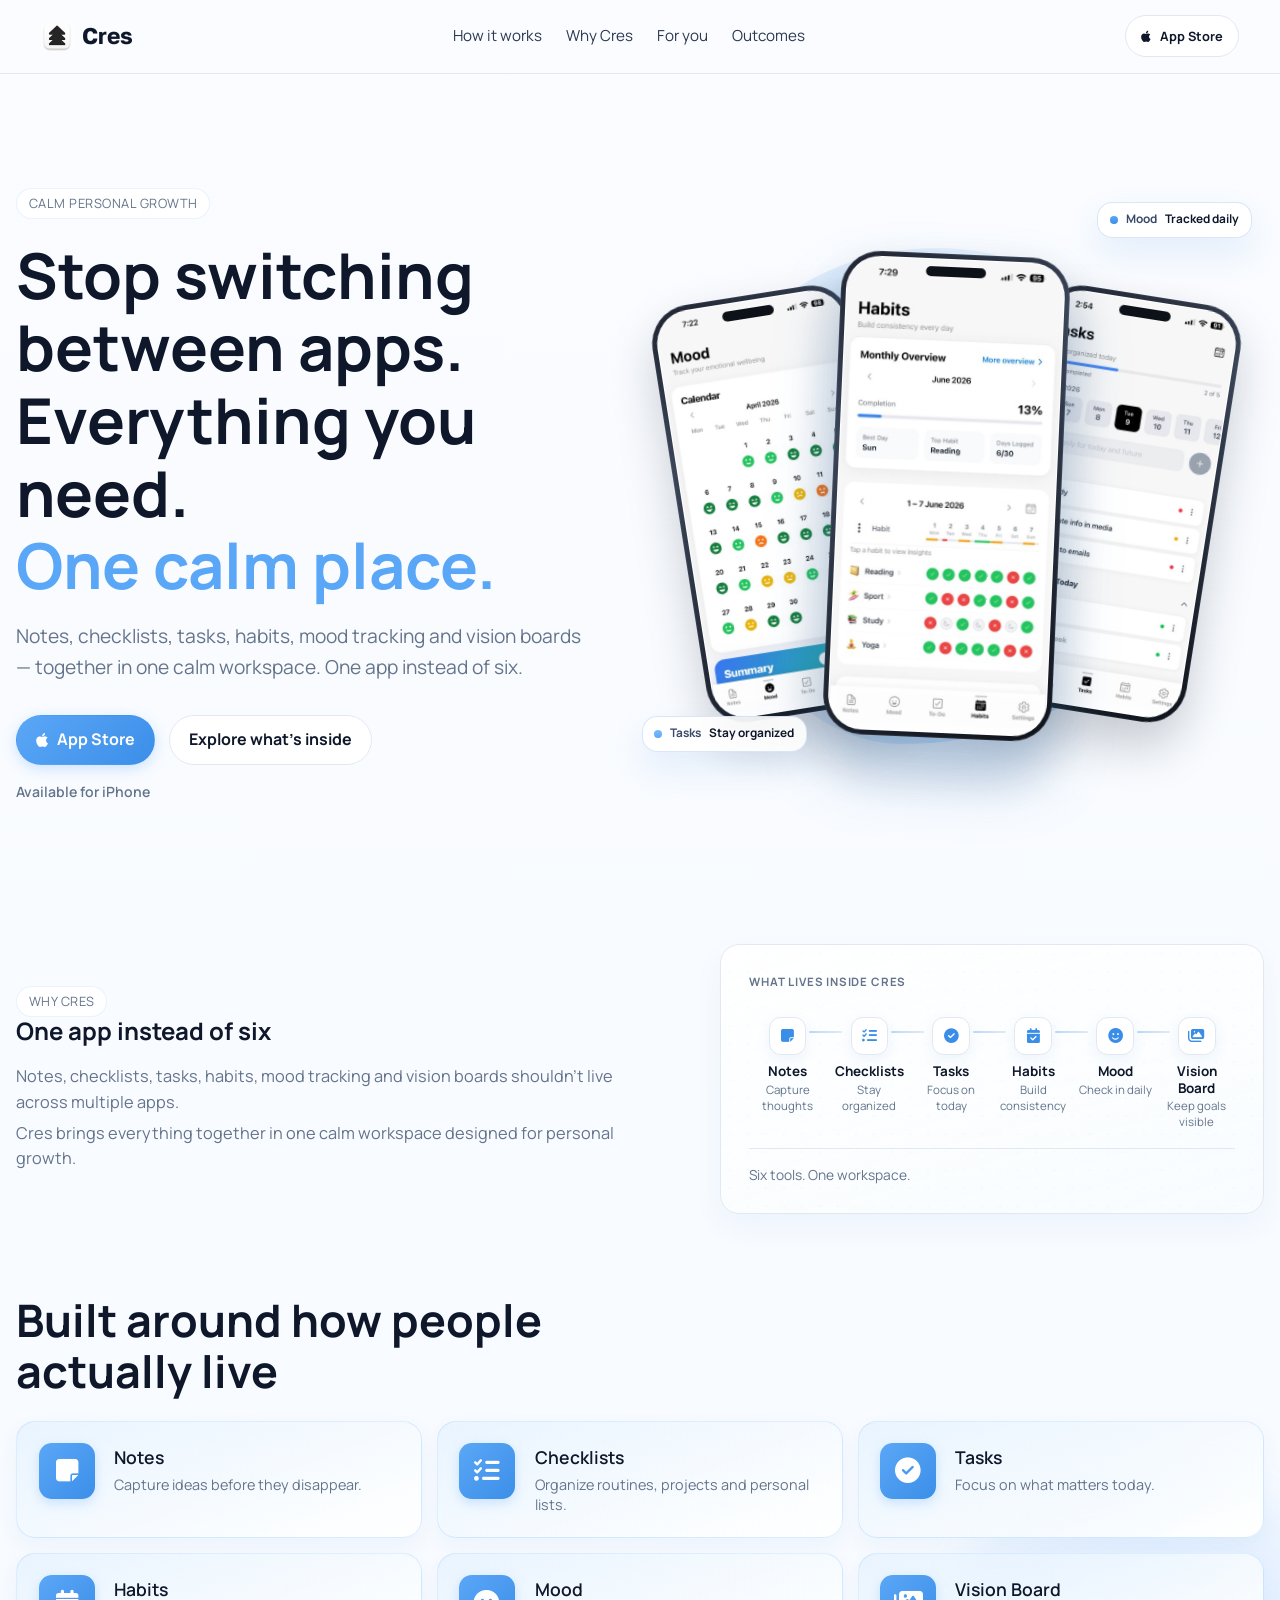
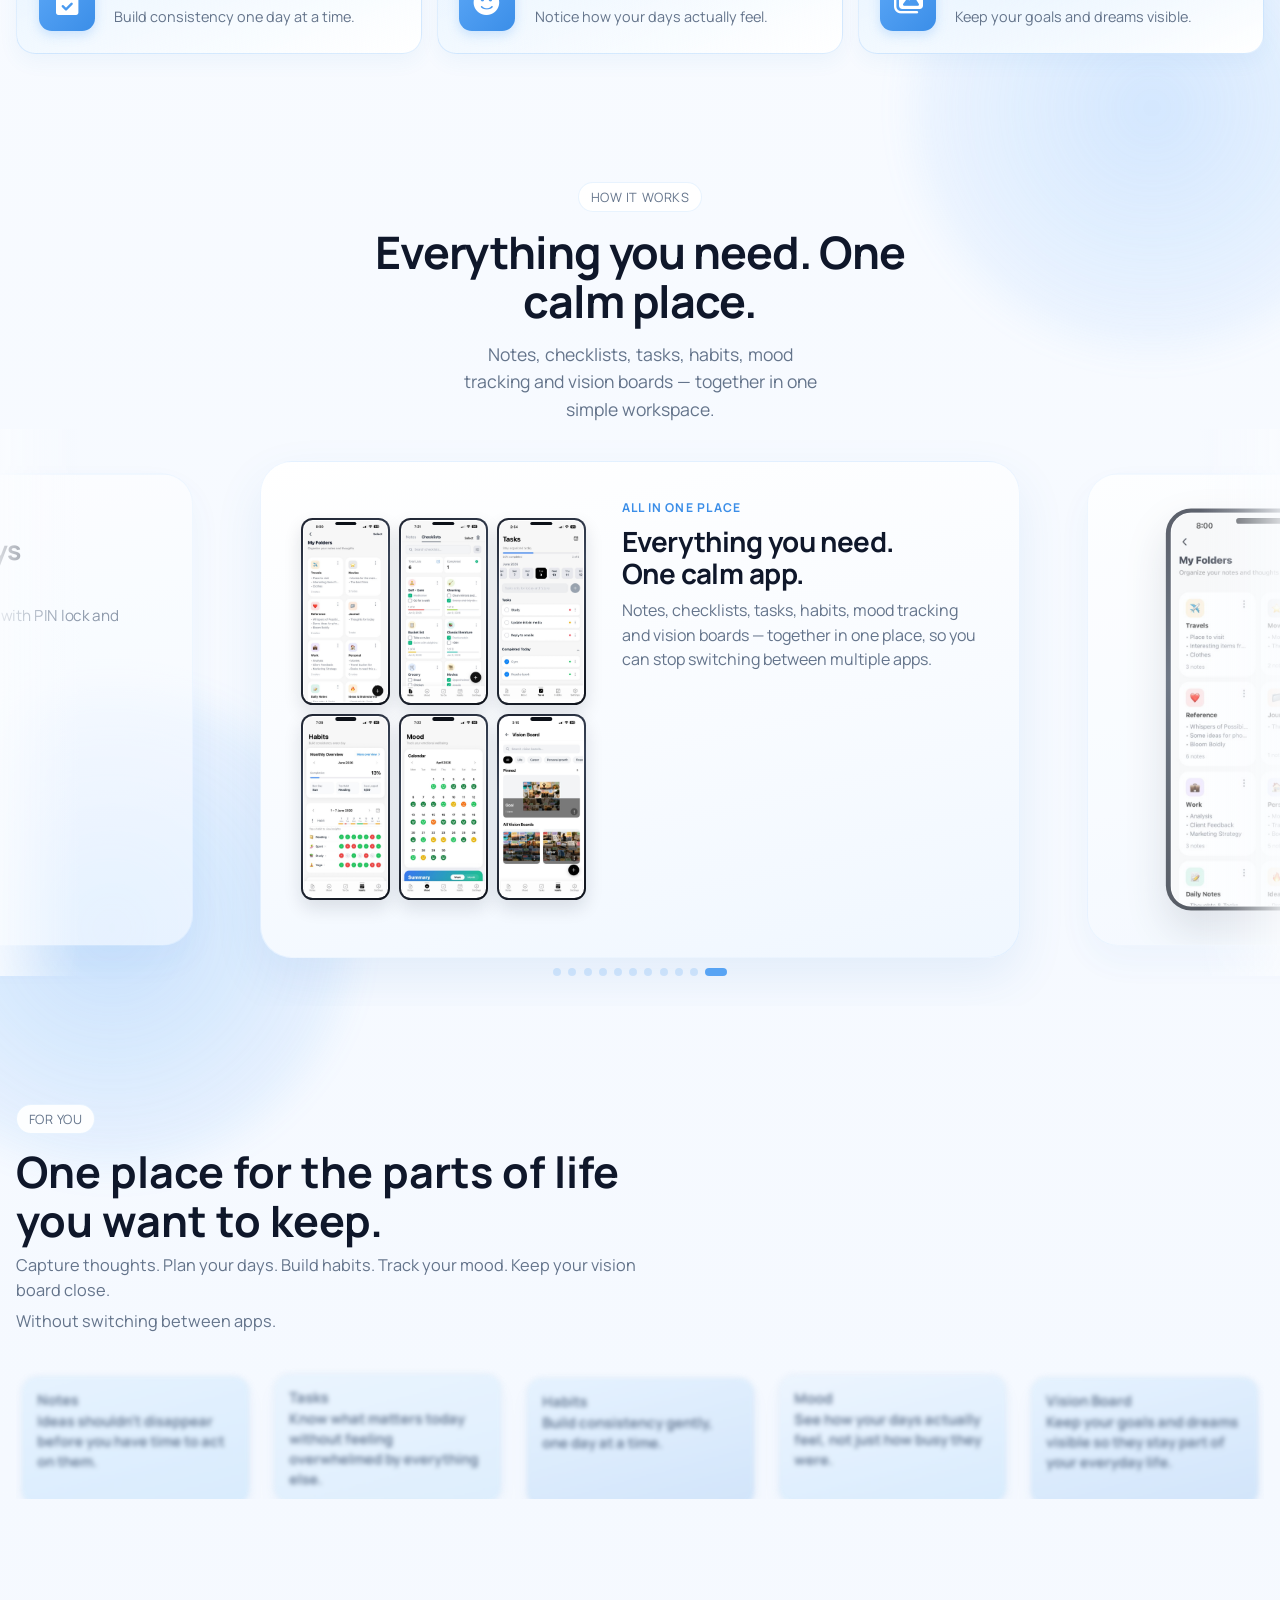
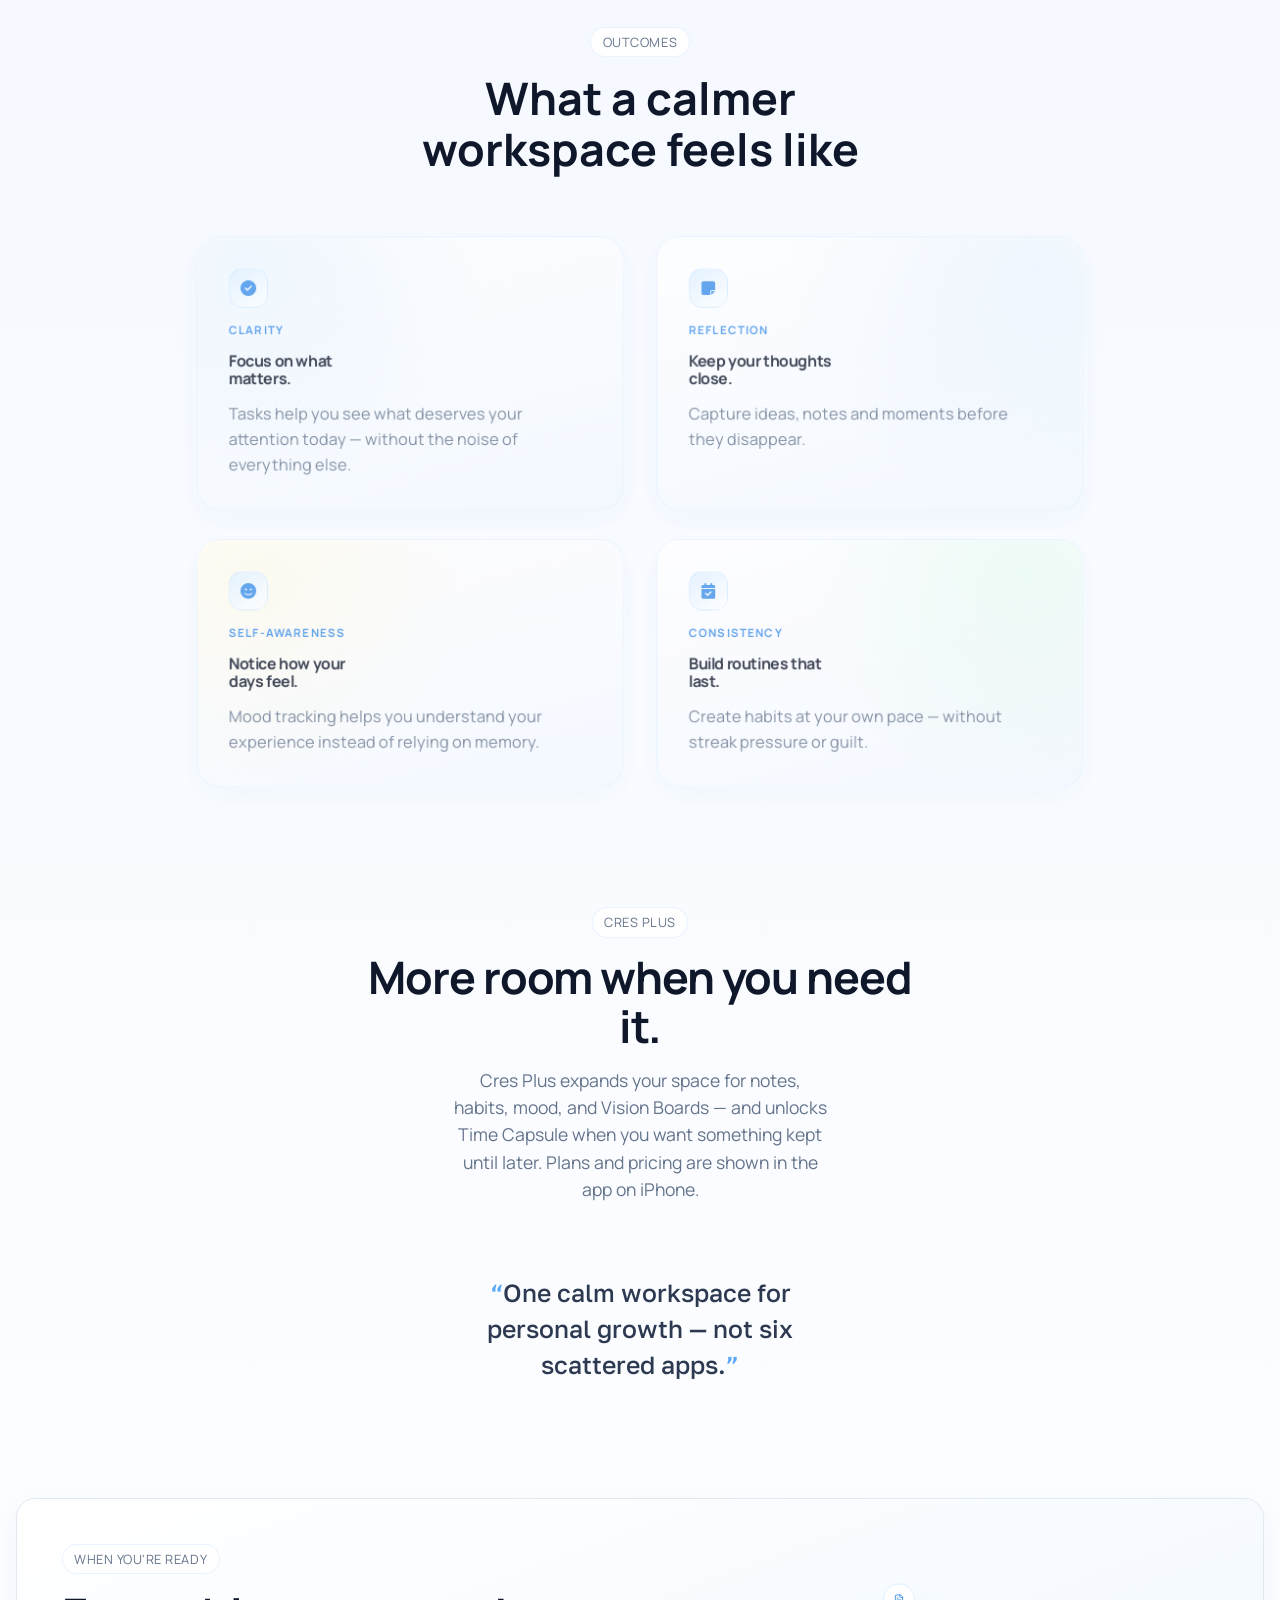
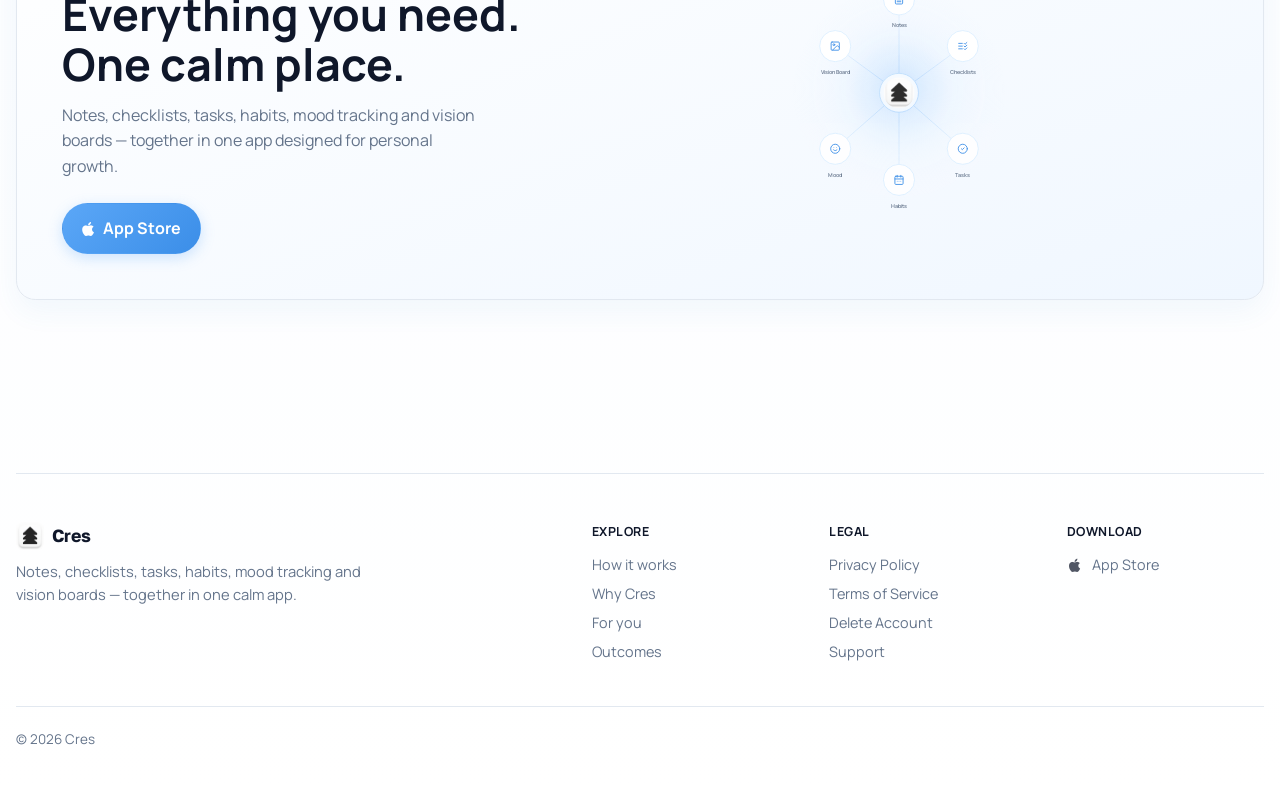
<file: index.html>
<!doctype html>
<html lang="en">
  <head>
    <meta charset="UTF-8" />
    <meta name="viewport" content="width=device-width, initial-scale=1.0" />
    <meta
      name="description"
      content="Cres brings notes, checklists, tasks, habits, mood tracking and vision boards together in one calm workspace. Optional Cres Plus adds more space, Time Capsule, and expanded insights."
    />
    <meta name="theme-color" content="#5BA7F7" />
    <script>
      // Do this before the page is painted: browsers otherwise restore the
      // previous scroll position before the deferred application script runs.
      if ('scrollRestoration' in history) {
        history.scrollRestoration = 'manual';
      }
      const scrollToPageTop = () => {
        const root = document.documentElement;
        const previousScrollBehavior = root.style.scrollBehavior;

        root.style.scrollBehavior = 'auto';
        window.scrollTo(0, 0);
        root.scrollTop = 0;
        document.body?.scrollTo(0, 0);
        root.style.scrollBehavior = previousScrollBehavior;
      };

      scrollToPageTop();
      // Browser scroll restoration may run after the initial inline script,
      // especially when returning to the page from the back-forward cache.
      window.addEventListener('pageshow', () => {
        scrollToPageTop();
        requestAnimationFrame(scrollToPageTop);
      });
    </script>
    <link rel="canonical" href="https://cres-global.com/" />
    <meta property="og:type" content="website" />
    <meta property="og:site_name" content="Cres" />
    <meta property="og:title" content="Cres — Personal Growth in One Calm Workspace" />
    <meta
      property="og:description"
      content="Cres brings notes, checklists, tasks, habits, mood tracking and vision boards together in one calm workspace. Optional Cres Plus adds more space, Time Capsule, and expanded insights."
    />
    <meta property="og:image" content="https://cres-global.com/assets/logo.png" />
    <meta property="og:url" content="https://cres-global.com/" />
    <meta name="twitter:card" content="summary_large_image" />
    <meta name="twitter:title" content="Cres — Personal Growth in One Calm Workspace" />
    <meta
      name="twitter:description"
      content="Cres brings notes, checklists, tasks, habits, mood tracking and vision boards together in one calm workspace. Optional Cres Plus adds more space, Time Capsule, and expanded insights."
    />
    <meta name="twitter:image" content="https://cres-global.com/assets/logo.png" />
    <title>Cres — Personal Growth in One Calm Workspace</title>
    <link rel="icon" href="assets/logo.png" type="image/png" sizes="32x32" />
    <link rel="apple-touch-icon" href="assets/logo.png" sizes="180x180" />
    <link rel="preconnect" href="https://fonts.googleapis.com" />
    <link rel="preconnect" href="https://fonts.gstatic.com" crossorigin />
    <link
      href="https://fonts.googleapis.com/css2?family=Manrope:wght@400;500;700;800&family=Golos+Text:wght@500;700&display=swap"
      rel="stylesheet"
    />
    <link rel="stylesheet" href="https://cdnjs.cloudflare.com/ajax/libs/font-awesome/6.4.0/css/all.min.css" />
    <link rel="stylesheet" href="styles.css?v=20261011" />
  </head>
  <body>
    <div class="bg-glow glow-a" aria-hidden="true"></div>
    <div class="bg-glow glow-b" aria-hidden="true"></div>

    <header class="site-header">
      <a href="#top" class="logo">
        <img src="assets/logo.png" alt="" class="logo-mark" width="32" height="32" />
        Cres
      </a>
      <nav class="main-nav" aria-label="Main navigation">
        <a href="#features">How it works</a>
        <a href="#beyond">Why Cres</a>
        <a href="#audience">For you</a>
        <a href="#value">Outcomes</a>
      </nav>
      <div class="store-links" aria-label="Download links">
        <a href="https://apps.apple.com/app/id6792547993" data-store="appstore" class="button button-ghost store-button" target="_blank" rel="noopener noreferrer">
          <i class="fa-brands fa-apple" aria-hidden="true"></i>
          App Store
        </a>
      </div>
      <button
        type="button"
        class="menu-toggle"
        aria-expanded="false"
        aria-controls="mobile-nav"
        aria-label="Open menu"
      >
        <span class="menu-toggle-bar" aria-hidden="true"></span>
        <span class="menu-toggle-bar" aria-hidden="true"></span>
        <span class="menu-toggle-bar" aria-hidden="true"></span>
      </button>
    </header>

    <div class="mobile-nav-backdrop" aria-hidden="true"></div>
    <nav id="mobile-nav" class="mobile-nav" aria-label="Mobile navigation" aria-hidden="true">
      <a href="#features">How it works</a>
      <a href="#beyond">Why Cres</a>
      <a href="#audience">For you</a>
      <a href="#value">Outcomes</a>
      <a href="#cta">Download</a>
      <div class="mobile-nav-stores">
        <a href="https://apps.apple.com/app/id6792547993" data-store="appstore" class="mobile-store-link" target="_blank" rel="noopener noreferrer">
          <i class="fa-brands fa-apple" aria-hidden="true"></i>
          App Store
        </a>
      </div>
    </nav>

    <main id="top">
      <section class="hero reveal">
        <div class="hero-content">
          <p class="eyebrow">Calm personal growth</p>
          <h1>
            Stop switching between apps.
            <span class="hero-line-two">Everything you need. <span class="hero-accent">One calm place.</span></span>
          </h1>
          <p class="hero-copy">
            Notes, checklists, tasks, habits, mood tracking and vision boards —
            together in one calm workspace. One app instead of six.
          </p>
          <div class="hero-actions">
            <a href="https://apps.apple.com/app/id6792547993" data-store="appstore" class="button" target="_blank" rel="noopener noreferrer">
              <i class="fa-brands fa-apple" aria-hidden="true"></i>
              App Store
            </a>
            <a href="#features" class="button button-ghost">Explore what's inside</a>
          </div>
          <p class="hero-platform-line">Available for iPhone</p>
        </div>
        <figure class="hero-visual" aria-label="Cres app — Mood, Habits and Tasks">
          <div class="hero-aura" aria-hidden="true"></div>
          <div class="hero-chip chip-top" aria-hidden="true">
            <span class="chip-dot"></span>
            Mood
            <strong>Tracked daily</strong>
          </div>
          <div class="hero-chip chip-bottom" aria-hidden="true">
            <span class="chip-dot chip-dot-soft"></span>
            Tasks
            <strong>Stay organized</strong>
          </div>
          <div class="hero-phones" aria-hidden="true">
            <div class="phone-mockup phone-mockup-left">
              <div class="phone-notch"></div>
              <div class="phone-screen">
                <img
                  src="assets/app-mood-screen.png"
                  alt="Cres Mood — calendar and emotional wellbeing"
                  class="phone-screen-img phone-crop-mood"
                  width="472"
                  height="1024"
                  loading="lazy"
                />
              </div>
            </div>
            <div class="phone-mockup phone-mockup-center" role="img" aria-label="Cres Habits — build consistency every day">
              <div class="phone-notch"></div>
              <div class="phone-screen">
                <img
                  src="assets/app-habits-screen.png"
                  alt="Cres Habits — weekly progress and consistency"
                  class="phone-screen-img phone-crop-habits"
                  width="472"
                  height="1024"
                  loading="eager"
                  fetchpriority="high"
                />
              </div>
            </div>
            <div class="phone-mockup phone-mockup-right">
              <div class="phone-notch"></div>
              <div class="phone-screen">
                <img
                  src="assets/app-tasks-screen.png"
                  alt="Cres Tasks — daily organization and focus"
                  class="phone-screen-img phone-crop-tasks"
                  width="490"
                  height="1024"
                  loading="lazy"
                />
              </div>
            </div>
          </div>
        </figure>
      </section>

      <section id="beyond" class="section reveal">
        <div class="beyond-layout">
          <div>
            <p class="eyebrow">Why Cres</p>
            <h2>One app instead of six</h2>
            <p class="audience-lead">
              Notes, checklists, tasks, habits, mood tracking and vision boards
              shouldn't live across multiple apps.
            </p>
            <p class="audience-lead">
              Cres brings everything together in one calm workspace designed for
              personal growth.
            </p>
          </div>
          <div class="beyond-flow-card" aria-label="Essential tools in one workspace">
            <p class="beyond-flow-label">What lives inside Cres</p>
            <ol class="beyond-flow-track">
              <li class="flow-node">
                <span class="flow-node-icon" aria-hidden="true"><i class="fas fa-note-sticky"></i></span>
                <span class="flow-node-text">
                  <span class="flow-node-label">Notes</span>
                  <span class="flow-node-hint">Capture thoughts</span>
                </span>
              </li>
              <li class="flow-node">
                <span class="flow-node-icon" aria-hidden="true"><i class="fas fa-list-check"></i></span>
                <span class="flow-node-text">
                  <span class="flow-node-label">Checklists</span>
                  <span class="flow-node-hint">Stay organized</span>
                </span>
              </li>
              <li class="flow-node">
                <span class="flow-node-icon" aria-hidden="true"><i class="fas fa-circle-check"></i></span>
                <span class="flow-node-text">
                  <span class="flow-node-label">Tasks</span>
                  <span class="flow-node-hint">Focus on today</span>
                </span>
              </li>
              <li class="flow-node">
                <span class="flow-node-icon" aria-hidden="true"><i class="fas fa-calendar-check"></i></span>
                <span class="flow-node-text">
                  <span class="flow-node-label">Habits</span>
                  <span class="flow-node-hint">Build consistency</span>
                </span>
              </li>
              <li class="flow-node">
                <span class="flow-node-icon" aria-hidden="true"><i class="fas fa-face-smile"></i></span>
                <span class="flow-node-text">
                  <span class="flow-node-label">Mood</span>
                  <span class="flow-node-hint">Check in daily</span>
                </span>
              </li>
              <li class="flow-node">
                <span class="flow-node-icon" aria-hidden="true"><i class="fas fa-images"></i></span>
                <span class="flow-node-text">
                  <span class="flow-node-label">Vision Board</span>
                  <span class="flow-node-hint">Keep goals visible</span>
                </span>
              </li>
            </ol>
            <p class="beyond-flow-caption">Six tools. One workspace.</p>
          </div>
        </div>
      </section>

      <section class="section reveal principles-grid">
        <div class="section-heading principles-heading">
          <h2>Built around how people actually live</h2>
        </div>
        <div class="principles-wrapper">
          <article class="principle-card">
            <div class="principle-icon">
              <i class="fas fa-note-sticky"></i>
            </div>
            <div class="principle-content">
              <strong>Notes</strong>
              <span>Capture ideas before they disappear.</span>
            </div>
          </article>
          <article class="principle-card">
            <div class="principle-icon">
              <i class="fas fa-list-check"></i>
            </div>
            <div class="principle-content">
              <strong>Checklists</strong>
              <span>Organize routines, projects and personal lists.</span>
            </div>
          </article>
          <article class="principle-card">
            <div class="principle-icon">
              <i class="fas fa-circle-check"></i>
            </div>
            <div class="principle-content">
              <strong>Tasks</strong>
              <span>Focus on what matters today.</span>
            </div>
          </article>
          <article class="principle-card">
            <div class="principle-icon">
              <i class="fas fa-calendar-check"></i>
            </div>
            <div class="principle-content">
              <strong>Habits</strong>
              <span>Build consistency one day at a time.</span>
            </div>
          </article>
          <article class="principle-card">
            <div class="principle-icon">
              <i class="fas fa-face-smile"></i>
            </div>
            <div class="principle-content">
              <strong>Mood</strong>
              <span>Notice how your days actually feel.</span>
            </div>
          </article>
          <article class="principle-card">
            <div class="principle-icon">
              <i class="fas fa-images"></i>
            </div>
            <div class="principle-content">
              <strong>Vision Board</strong>
              <span>Keep your goals and dreams visible.</span>
            </div>
          </article>
        </div>
      </section>

      <section id="features" class="section reveal">
        <div class="section-heading features-heading">
          <p class="eyebrow">How it works</p>
          <h2 class="features-title">Everything you need. One calm place.</h2>
          <p class="features-lead">
            Notes, checklists, tasks, habits, mood tracking and vision boards — together in one simple workspace.
          </p>
        </div>

        <div class="story-carousel-wrap">
          <div
            class="story-carousel"
            role="region"
            aria-label="What you can do with Cres — scroll to explore"
            tabindex="0"
          >
            <article class="story-slide">
              <div class="story-slide-visual">
                <div class="features-phone features-phone--story">
                  <div class="features-phone-bezel">
                    <div class="features-phone-notch" aria-hidden="true"></div>
                    <div class="features-phone-screen">
                      <img
                        src="assets/app-notes-screen.png"
                        alt="Cres Notes — folders for thoughts and reflections"
                        width="472"
                        height="1024"
                        loading="lazy"
                      />
                    </div>
                  </div>
                </div>
              </div>
              <div class="story-slide-copy">
                <p class="story-slide-label">Notes</p>
                <h3>Thoughts don't wait.</h3>
                <p>Capture ideas, reflections and moments before they disappear.</p>
              </div>
            </article>

            <article class="story-slide">
              <div class="story-slide-visual">
                <div class="features-phone features-phone--story">
                  <div class="features-phone-bezel">
                    <div class="features-phone-notch" aria-hidden="true"></div>
                    <div class="features-phone-screen">
                      <img
                        src="assets/app-checklists-screen.png"
                        alt="Cres Checklists — organized lists for everyday life"
                        width="472"
                        height="1024"
                        loading="lazy"
                      />
                    </div>
                  </div>
                </div>
              </div>
              <div class="story-slide-copy">
                <p class="story-slide-label">Checklists</p>
                <h3>Turn plans into action.</h3>
                <p>From grocery lists to travel packing, keep everything organized in one place.</p>
              </div>
            </article>

            <article class="story-slide">
              <div class="story-slide-visual">
                <div class="features-phone features-phone--story">
                  <div class="features-phone-bezel">
                    <div class="features-phone-notch" aria-hidden="true"></div>
                    <div class="features-phone-screen">
                      <img
                        src="assets/app-tasks-screen.png"
                        alt="Cres Tasks — clarity over clutter"
                        width="490"
                        height="1024"
                        loading="lazy"
                      />
                    </div>
                  </div>
                </div>
              </div>
              <div class="story-slide-copy">
                <p class="story-slide-label">Tasks</p>
                <h3>Clarity over clutter.</h3>
                <p>Focus on what matters today without feeling buried under everything else.</p>
              </div>
            </article>

            <article class="story-slide">
              <div class="story-slide-visual">
                <div class="features-phone features-phone--story">
                  <div class="features-phone-bezel">
                    <div class="features-phone-notch" aria-hidden="true"></div>
                    <div class="features-phone-screen">
                      <img
                        src="assets/app-habits-screen.png"
                        alt="Cres Habits — weekly rhythm and consistency"
                        width="472"
                        height="1024"
                        loading="lazy"
                      />
                    </div>
                  </div>
                </div>
              </div>
              <div class="story-slide-copy">
                <p class="story-slide-label">Habits</p>
                <h3>See what you return to.</h3>
                <p>Notice the quiet rhythms of your days without turning life into a scoreboard.</p>
              </div>
            </article>

            <article class="story-slide">
              <div class="story-slide-visual">
                <div class="features-phone features-phone--story">
                  <div class="features-phone-bezel">
                    <div class="features-phone-notch" aria-hidden="true"></div>
                    <div class="features-phone-screen">
                      <img
                        src="assets/app-mood-screen.png"
                        alt="Cres Mood — emotional calendar and daily check-ins"
                        class="story-shot-mood"
                        width="472"
                        height="1024"
                        loading="lazy"
                      />
                    </div>
                  </div>
                </div>
              </div>
              <div class="story-slide-copy">
                <p class="story-slide-label">Mood</p>
                <h3>Feelings have a shape.</h3>
                <p>Understand how your days actually feel, not just how busy they were.</p>
              </div>
            </article>

            <article class="story-slide">
              <div class="story-slide-visual">
                <div class="features-phone features-phone--story">
                  <div class="features-phone-bezel">
                    <div class="features-phone-notch" aria-hidden="true"></div>
                    <div class="features-phone-screen">
                      <img
                        src="assets/app-vision-board-screen.png"
                        alt="Cres Vision Board — goals and inspirations"
                        width="472"
                        height="1024"
                        loading="lazy"
                      />
                    </div>
                  </div>
                </div>
              </div>
              <div class="story-slide-copy">
                <p class="story-slide-label">Vision Board</p>
                <h3>Keep your future visible.</h3>
                <p>Collect goals, inspiration, places, experiences and dreams in one visual space you'll actually revisit.</p>
              </div>
            </article>

            <article class="story-slide">
              <div class="story-slide-visual">
                <div class="features-phone features-phone--story">
                  <div class="features-phone-bezel">
                    <div class="features-phone-notch" aria-hidden="true"></div>
                    <div class="features-phone-screen">
                      <img
                        src="assets/app-notes-screen.png"
                        alt="Cres Time Capsule — seal a note or checklist until a future date"
                        width="472"
                        height="1024"
                        loading="lazy"
                      />
                    </div>
                  </div>
                </div>
              </div>
              <div class="story-slide-copy">
                <p class="story-slide-label">Time Capsule</p>
                <h3>Seal it for later.</h3>
                <p>
                  Lock a note or checklist until a date you choose. When the day comes, open it again
                  and rediscover what you left for yourself. Available with Cres Plus.
                </p>
              </div>
            </article>

            <article class="story-slide">
              <div class="story-slide-visual">
                <div class="features-phone features-phone--story">
                  <div class="features-phone-bezel">
                    <div class="features-phone-notch" aria-hidden="true"></div>
                    <div class="features-phone-screen">
                      <img
                        src="assets/app-habit-analytics-screen.png"
                        alt="Cres Habit Analytics — streaks, heatmaps and progress"
                        width="472"
                        height="1024"
                        loading="lazy"
                      />
                    </div>
                  </div>
                </div>
              </div>
              <div class="story-slide-copy">
                <p class="story-slide-label">Habit Analytics</p>
                <h3>See your consistency.</h3>
                <p>Review streaks, heatmaps and progress for each habit — clearly and at your own pace.</p>
              </div>
            </article>

            <article class="story-slide">
              <div class="story-slide-visual">
                <div class="features-phone features-phone--story">
                  <div class="features-phone-bezel">
                    <div class="features-phone-notch" aria-hidden="true"></div>
                    <div class="features-phone-screen">
                      <img
                        src="assets/app-mood-analytics-screen.png"
                        alt="Cres Mood Analytics — mood counter and mood over time"
                        width="472"
                        height="1024"
                        loading="lazy"
                      />
                    </div>
                  </div>
                </div>
              </div>
              <div class="story-slide-copy">
                <p class="story-slide-label">Mood Analytics</p>
                <h3>Your mood over time.</h3>
                <p>Browse summaries, counters and trends from the moods you've logged — week by week.</p>
              </div>
            </article>

            <article class="story-slide">
              <div class="story-slide-visual">
                <div class="features-phone features-phone--story">
                  <div class="features-phone-bezel">
                    <div class="features-phone-notch" aria-hidden="true"></div>
                    <div class="features-phone-screen">
                      <img
                        src="assets/app-privacy-screen.png"
                        alt="Cres Privacy — App Locked with biometrics and PIN"
                        class="story-shot-privacy"
                        width="472"
                        height="1024"
                        loading="lazy"
                      />
                    </div>
                  </div>
                </div>
              </div>
              <div class="story-slide-copy">
                <p class="story-slide-label">Privacy</p>
                <h3>Your space stays yours.</h3>
                <p>Protect personal thoughts with PIN lock and biometric authentication.</p>
              </div>
            </article>

            <article class="story-slide story-slide--connected">
              <div class="story-slide-visual">
                <div class="story-connected-visual" aria-hidden="true">
                  <div class="story-connected-phones">
                    <div class="story-connected-phone">
                      <div class="story-connected-bezel">
                        <div class="story-connected-notch" aria-hidden="true"></div>
                        <div class="story-connected-screen">
                          <img src="assets/app-notes-screen.png" alt="" width="472" height="1024" loading="lazy" />
                        </div>
                      </div>
                    </div>
                    <div class="story-connected-phone">
                      <div class="story-connected-bezel">
                        <div class="story-connected-notch" aria-hidden="true"></div>
                        <div class="story-connected-screen">
                          <img src="assets/app-checklists-screen.png" alt="" width="472" height="1024" loading="lazy" />
                        </div>
                      </div>
                    </div>
                    <div class="story-connected-phone">
                      <div class="story-connected-bezel">
                        <div class="story-connected-notch" aria-hidden="true"></div>
                        <div class="story-connected-screen">
                          <img src="assets/app-tasks-screen.png" alt="" width="490" height="1024" loading="lazy" />
                        </div>
                      </div>
                    </div>
                    <div class="story-connected-phone">
                      <div class="story-connected-bezel">
                        <div class="story-connected-notch" aria-hidden="true"></div>
                        <div class="story-connected-screen">
                          <img src="assets/app-habits-screen.png" alt="" width="472" height="1024" loading="lazy" />
                        </div>
                      </div>
                    </div>
                    <div class="story-connected-phone">
                      <div class="story-connected-bezel">
                        <div class="story-connected-notch" aria-hidden="true"></div>
                        <div class="story-connected-screen">
                          <img src="assets/app-mood-screen.png" alt="" width="472" height="1024" loading="lazy" />
                        </div>
                      </div>
                    </div>
                    <div class="story-connected-phone">
                      <div class="story-connected-bezel">
                        <div class="story-connected-notch" aria-hidden="true"></div>
                        <div class="story-connected-screen">
                          <img src="assets/app-vision-board-screen.png" alt="" width="472" height="1024" loading="lazy" />
                        </div>
                      </div>
                    </div>
                  </div>
                </div>
              </div>
              <div class="story-slide-copy">
                <p class="story-slide-label">All in one place</p>
                <h3>Everything you need. One calm app.</h3>
                <p>Notes, checklists, tasks, habits, mood tracking and vision boards — together in one place, so you can stop switching between multiple apps.</p>
              </div>
            </article>
          </div>
          <div class="story-carousel-fade story-carousel-fade--left" aria-hidden="true"></div>
          <div class="story-carousel-fade story-carousel-fade--right" aria-hidden="true"></div>
          <div class="story-carousel-dots" role="tablist" aria-label="Slide navigation"></div>
        </div>
      </section>

      <section id="audience" class="section reveal audience-section">
        <div class="audience-intro">
          <p class="eyebrow">For you</p>
          <h2>One place for the parts of life you want to keep.</h2>
          <p class="audience-lead">
            Capture thoughts. Plan your days. Build habits. Track your mood. Keep your vision board close.
          </p>
          <p class="audience-lead">
            Without switching between apps.
          </p>
        </div>
        <div class="audience-cards-wrap">
          <div class="audience-cards" aria-label="Everyday situations Cres supports">
            <article class="audience-card tone-a">
              Notes<br />
              Ideas shouldn't disappear before you have time to act on them.
            </article>
            <article class="audience-card tone-b">
              Tasks<br />
              Know what matters today without feeling overwhelmed by everything else.
            </article>
            <article class="audience-card tone-c">
              Habits<br />
              Build consistency gently, one day at a time.
            </article>
            <article class="audience-card tone-d">
              Mood<br />
              See how your days actually feel, not just how busy they were.
            </article>
            <article class="audience-card tone-e">
              Vision Board<br />
              Keep your goals and dreams visible so they stay part of your everyday life.
            </article>
          </div>
        </div>
      </section>

      <section id="value" class="section reveal">
        <div class="section-heading value-heading">
          <p class="eyebrow">Outcomes</p>
          <h2>What a calmer workspace feels like</h2>
        </div>
        <div class="value-grid">
          <article class="value-item value-item--clarity">
            <div class="value-icon" aria-hidden="true">
              <i class="fas fa-circle-check"></i>
            </div>
            <p class="value-label">Clarity</p>
            <h3 class="value-headline">Focus on what matters.</h3>
            <p class="value-desc">
              Tasks help you see what deserves your attention today — without the noise of everything else.
            </p>
          </article>
          <article class="value-item value-item--reflection">
            <div class="value-icon" aria-hidden="true">
              <i class="fas fa-note-sticky"></i>
            </div>
            <p class="value-label">Reflection</p>
            <h3 class="value-headline">Keep your thoughts close.</h3>
            <p class="value-desc">
              Capture ideas, notes and moments before they disappear.
            </p>
          </article>
          <article class="value-item value-item--awareness">
            <div class="value-icon" aria-hidden="true">
              <i class="fas fa-face-smile"></i>
            </div>
            <p class="value-label">Self-awareness</p>
            <h3 class="value-headline">Notice how your days feel.</h3>
            <p class="value-desc">
              Mood tracking helps you understand your experience instead of relying on memory.
            </p>
          </article>
          <article class="value-item value-item--consistency">
            <div class="value-icon" aria-hidden="true">
              <i class="fas fa-calendar-check"></i>
            </div>
            <p class="value-label">Consistency</p>
            <h3 class="value-headline">Build routines that last.</h3>
            <p class="value-desc">
              Create habits at your own pace — without streak pressure or guilt.
            </p>
          </article>
        </div>
      </section>

      <section id="cres-plus" class="section reveal">
        <div class="section-heading features-heading">
          <p class="eyebrow">Cres Plus</p>
          <h2 class="features-title">More room when you need it.</h2>
          <p class="features-lead">
            Cres Plus expands your space for notes, habits, mood, and Vision Boards — and unlocks
            Time Capsule when you want something kept until later. Plans and pricing are shown in the
            app on iPhone.
          </p>
        </div>
      </section>

      <blockquote class="pull-quote reveal">
        <p>One calm workspace for personal growth — not six scattered apps.</p>
      </blockquote>

      <section id="cta" class="cta reveal">
        <div class="cta-layout">
          <div class="cta-content">
            <p class="eyebrow">When you're ready</p>
            <h2>Everything you need. One calm place.</h2>
            <p>
              Notes, checklists, tasks, habits, mood tracking and vision boards — together in one app designed for personal growth.
            </p>
            <div class="cta-actions">
              <a href="https://apps.apple.com/app/id6792547993" data-store="appstore" class="button" target="_blank" rel="noopener noreferrer">
                <i class="fa-brands fa-apple" aria-hidden="true"></i>
                App Store
              </a>
            </div>
          </div>
          <figure class="cta-visual" aria-hidden="true">
            <svg class="cta-orbit-art" xmlns="http://www.w3.org/2000/svg" viewBox="0 0 360 360" fill="none" aria-hidden="true">
              <defs>
                <radialGradient id="cta-glow" cx="50%" cy="48%" r="54%">
                  <stop offset="0%" stop-color="#93C5FD" stop-opacity="0.45" />
                  <stop offset="55%" stop-color="#DDEFFF" stop-opacity="0.18" />
                  <stop offset="100%" stop-color="#FAFCFF" stop-opacity="0" />
                </radialGradient>
                <radialGradient id="cta-hub-fill" cx="50%" cy="44%" r="70%">
                  <stop offset="0%" stop-color="#FFFFFF" />
                  <stop offset="100%" stop-color="#EDF6FF" />
                </radialGradient>
                <linearGradient id="cta-hub-ring" x1="0%" y1="0%" x2="100%" y2="100%">
                  <stop offset="0%" stop-color="#C8E4FC" />
                  <stop offset="100%" stop-color="#93C5FD" stop-opacity="0.5" />
                </linearGradient>
                <linearGradient id="line-a" gradientUnits="userSpaceOnUse" x1="180" y1="52" x2="180" y2="147">
                  <stop offset="0%" stop-color="#5BA7F7" stop-opacity="0.12" />
                  <stop offset="100%" stop-color="#5BA7F7" stop-opacity="0.3" />
                </linearGradient>
                <linearGradient id="line-b" gradientUnits="userSpaceOnUse" x1="262" y1="112" x2="200.2" y2="157.2">
                  <stop offset="0%" stop-color="#5BA7F7" stop-opacity="0.12" />
                  <stop offset="100%" stop-color="#5BA7F7" stop-opacity="0.3" />
                </linearGradient>
                <linearGradient id="line-c" gradientUnits="userSpaceOnUse" x1="262" y1="244" x2="198.7" y2="188.4">
                  <stop offset="0%" stop-color="#5BA7F7" stop-opacity="0.12" />
                  <stop offset="100%" stop-color="#5BA7F7" stop-opacity="0.3" />
                </linearGradient>
                <linearGradient id="line-d" gradientUnits="userSpaceOnUse" x1="180" y1="284" x2="180" y2="197">
                  <stop offset="0%" stop-color="#5BA7F7" stop-opacity="0.12" />
                  <stop offset="100%" stop-color="#5BA7F7" stop-opacity="0.3" />
                </linearGradient>
                <linearGradient id="line-e" gradientUnits="userSpaceOnUse" x1="98" y1="244" x2="161.3" y2="188.4">
                  <stop offset="0%" stop-color="#5BA7F7" stop-opacity="0.12" />
                  <stop offset="100%" stop-color="#5BA7F7" stop-opacity="0.3" />
                </linearGradient>
                <linearGradient id="line-f" gradientUnits="userSpaceOnUse" x1="98" y1="112" x2="159.8" y2="157.2">
                  <stop offset="0%" stop-color="#5BA7F7" stop-opacity="0.12" />
                  <stop offset="100%" stop-color="#5BA7F7" stop-opacity="0.3" />
                </linearGradient>
                <clipPath id="cta-logo-clip">
                  <circle cx="180" cy="172" r="20" />
                </clipPath>
              </defs>
              <circle cx="180" cy="172" r="136" fill="url(#cta-glow)" />
              <g stroke-linecap="round" fill="none">
                <path d="M180 52 Q180 99.5 180 147" stroke="url(#line-a)" stroke-width="1" />
                <path d="M262 112 Q231 134.6 200.2 157.2" stroke="url(#line-b)" stroke-width="1" />
                <path d="M262 244 Q230.4 216.2 198.7 188.4" stroke="url(#line-c)" stroke-width="1" />
                <path d="M180 284 Q180 240.5 180 197" stroke="url(#line-d)" stroke-width="1" />
                <path d="M98 244 Q129.6 216.2 161.3 188.4" stroke="url(#line-e)" stroke-width="1" />
                <path d="M98 112 Q128.9 134.6 159.8 157.2" stroke="url(#line-f)" stroke-width="1" />
              </g>
              <circle cx="180" cy="172" r="25" fill="url(#cta-hub-fill)" stroke="url(#cta-hub-ring)" stroke-width="1.25" />
              <image href="assets/logo.png" x="160" y="152" width="40" height="40" clip-path="url(#cta-logo-clip)" preserveAspectRatio="xMidYMid meet" />
              <g transform="translate(180 52)">
                <circle r="20" fill="#FFFFFF" stroke="#DDEFFF" stroke-width="1.2" />
                <g transform="translate(-7 -7) scale(0.583333)" stroke="#3B8EE8" stroke-width="2" stroke-linecap="round" stroke-linejoin="round" fill="none">
                  <path d="M15 2H6a2 2 0 0 0-2 2v16a2 2 0 0 0 2 2h12a2 2 0 0 0 2-2V7Z" />
                  <path d="M14 2v4a2 2 0 0 0 2 2h4" />
                  <path d="M10 9H8" />
                  <path d="M16 13H8" />
                  <path d="M16 17H8" />
                </g>
                <text x="0" y="36" text-anchor="middle" font-family="Manrope, sans-serif" font-size="7" font-weight="600" fill="#64748B">Notes</text>
              </g>
              <g transform="translate(262 112)">
                <circle r="20" fill="#FFFFFF" stroke="#DDEFFF" stroke-width="1.2" />
                <g transform="translate(-7 -7) scale(0.583333)" stroke="#3B8EE8" stroke-width="2" stroke-linecap="round" stroke-linejoin="round" fill="none">
                  <path d="M11 18H3" />
                  <path d="M11 12H3" />
                  <path d="M11 6H3" />
                  <path d="m15 18 2 2 4-4" />
                  <path d="m15 12 2 2 4-4" />
                  <path d="m15 6 2 2 4-4" />
                </g>
                <text x="0" y="36" text-anchor="middle" font-family="Manrope, sans-serif" font-size="7" font-weight="600" fill="#64748B">Checklists</text>
              </g>
              <g transform="translate(262 244)">
                <circle r="20" fill="#FFFFFF" stroke="#DDEFFF" stroke-width="1.2" />
                <g transform="translate(-7 -7) scale(0.583333)" stroke="#3B8EE8" stroke-width="2" stroke-linecap="round" stroke-linejoin="round" fill="none">
                  <circle cx="12" cy="12" r="10" />
                  <path d="m9 12 2 2 4-4" />
                </g>
                <text x="0" y="36" text-anchor="middle" font-family="Manrope, sans-serif" font-size="7" font-weight="600" fill="#64748B">Tasks</text>
              </g>
              <g transform="translate(180 284)">
                <circle r="20" fill="#FFFFFF" stroke="#DDEFFF" stroke-width="1.2" />
                <g transform="translate(-7 -7) scale(0.583333)" stroke="#3B8EE8" stroke-width="2" stroke-linecap="round" stroke-linejoin="round" fill="none">
                  <rect x="3" y="4" width="18" height="18" rx="2" />
                  <path d="M16 2v4" />
                  <path d="M8 2v4" />
                  <path d="M3 10h18" />
                  <circle cx="8" cy="15" r="1" fill="#3B8EE8" stroke="none" />
                  <circle cx="12" cy="15" r="1" fill="#3B8EE8" stroke="none" />
                  <circle cx="16" cy="15" r="1" fill="#3B8EE8" stroke="none" />
                </g>
                <text x="0" y="36" text-anchor="middle" font-family="Manrope, sans-serif" font-size="7" font-weight="600" fill="#64748B">Habits</text>
              </g>
              <g transform="translate(98 244)">
                <circle r="20" fill="#FFFFFF" stroke="#DDEFFF" stroke-width="1.2" />
                <g transform="translate(-7 -7) scale(0.583333)" stroke="#3B8EE8" stroke-width="2" stroke-linecap="round" stroke-linejoin="round" fill="none">
                  <circle cx="12" cy="12" r="10" />
                  <path d="M8 14s1.5 2 4 2 4-2 4-2" />
                  <circle cx="9" cy="9" r="1" fill="#3B8EE8" stroke="none" />
                  <circle cx="15" cy="9" r="1" fill="#3B8EE8" stroke="none" />
                </g>
                <text x="0" y="36" text-anchor="middle" font-family="Manrope, sans-serif" font-size="7" font-weight="600" fill="#64748B">Mood</text>
              </g>
              <g transform="translate(98 112)">
                <circle r="20" fill="#FFFFFF" stroke="#DDEFFF" stroke-width="1.2" />
                <g transform="translate(-7 -7) scale(0.583333)" stroke="#3B8EE8" stroke-width="2" stroke-linecap="round" stroke-linejoin="round" fill="none">
                  <rect x="3" y="3" width="18" height="18" rx="2" />
                  <circle cx="9" cy="9" r="2" />
                  <path d="m21 15-3.086-3.086a2 2 0 0 0-2.828 0L6 21" />
                </g>
                <text x="0" y="36" text-anchor="middle" font-family="Manrope, sans-serif" font-size="7" font-weight="600" fill="#64748B">Vision Board</text>
              </g>
            </svg>
          </figure>
        </div>
      </section>
    </main>

    <footer class="site-footer">
      <div class="footer-inner">
        <div class="footer-top">
          <div class="footer-brand">
            <a href="#top" class="footer-logo">
              <img src="assets/logo.png" alt="" class="footer-logo-mark" width="28" height="28" />
              <span>Cres</span>
            </a>
            <p class="footer-tagline">Notes, checklists, tasks, habits, mood tracking and vision boards — together in one calm app.</p>
          </div>

          <div class="footer-columns">
            <div class="footer-col">
              <p class="footer-col-title">Explore</p>
              <nav class="footer-links" aria-label="Page sections">
                <a href="#features">How it works</a>
                <a href="#beyond">Why Cres</a>
                <a href="#audience">For you</a>
                <a href="#value">Outcomes</a>
              </nav>
            </div>

            <div class="footer-col">
              <p class="footer-col-title">Legal</p>
              <nav class="footer-links" aria-label="Legal">
                <a href="privacy.html">Privacy Policy</a>
                <a href="terms.html">Terms of Service</a>
                <a href="delete-account.html">Delete Account</a>
                <a href="support.html">Support</a>
              </nav>
            </div>

            <div class="footer-col">
              <p class="footer-col-title">Download</p>
              <nav class="footer-links footer-stores" aria-label="Download Cres">
                <a href="https://apps.apple.com/app/id6792547993" data-store="appstore" class="footer-store-link" target="_blank" rel="noopener noreferrer">
                  <i class="fa-brands fa-apple" aria-hidden="true"></i>
                  App Store
                </a>
              </nav>
            </div>
          </div>
        </div>

        <div class="footer-bottom">
          <p class="footer-copy">&copy; 2026 Cres</p>
        </div>
      </div>
    </footer>

    <script src="script.js?v=20261011" defer></script>
  </body>
</html>
</file>
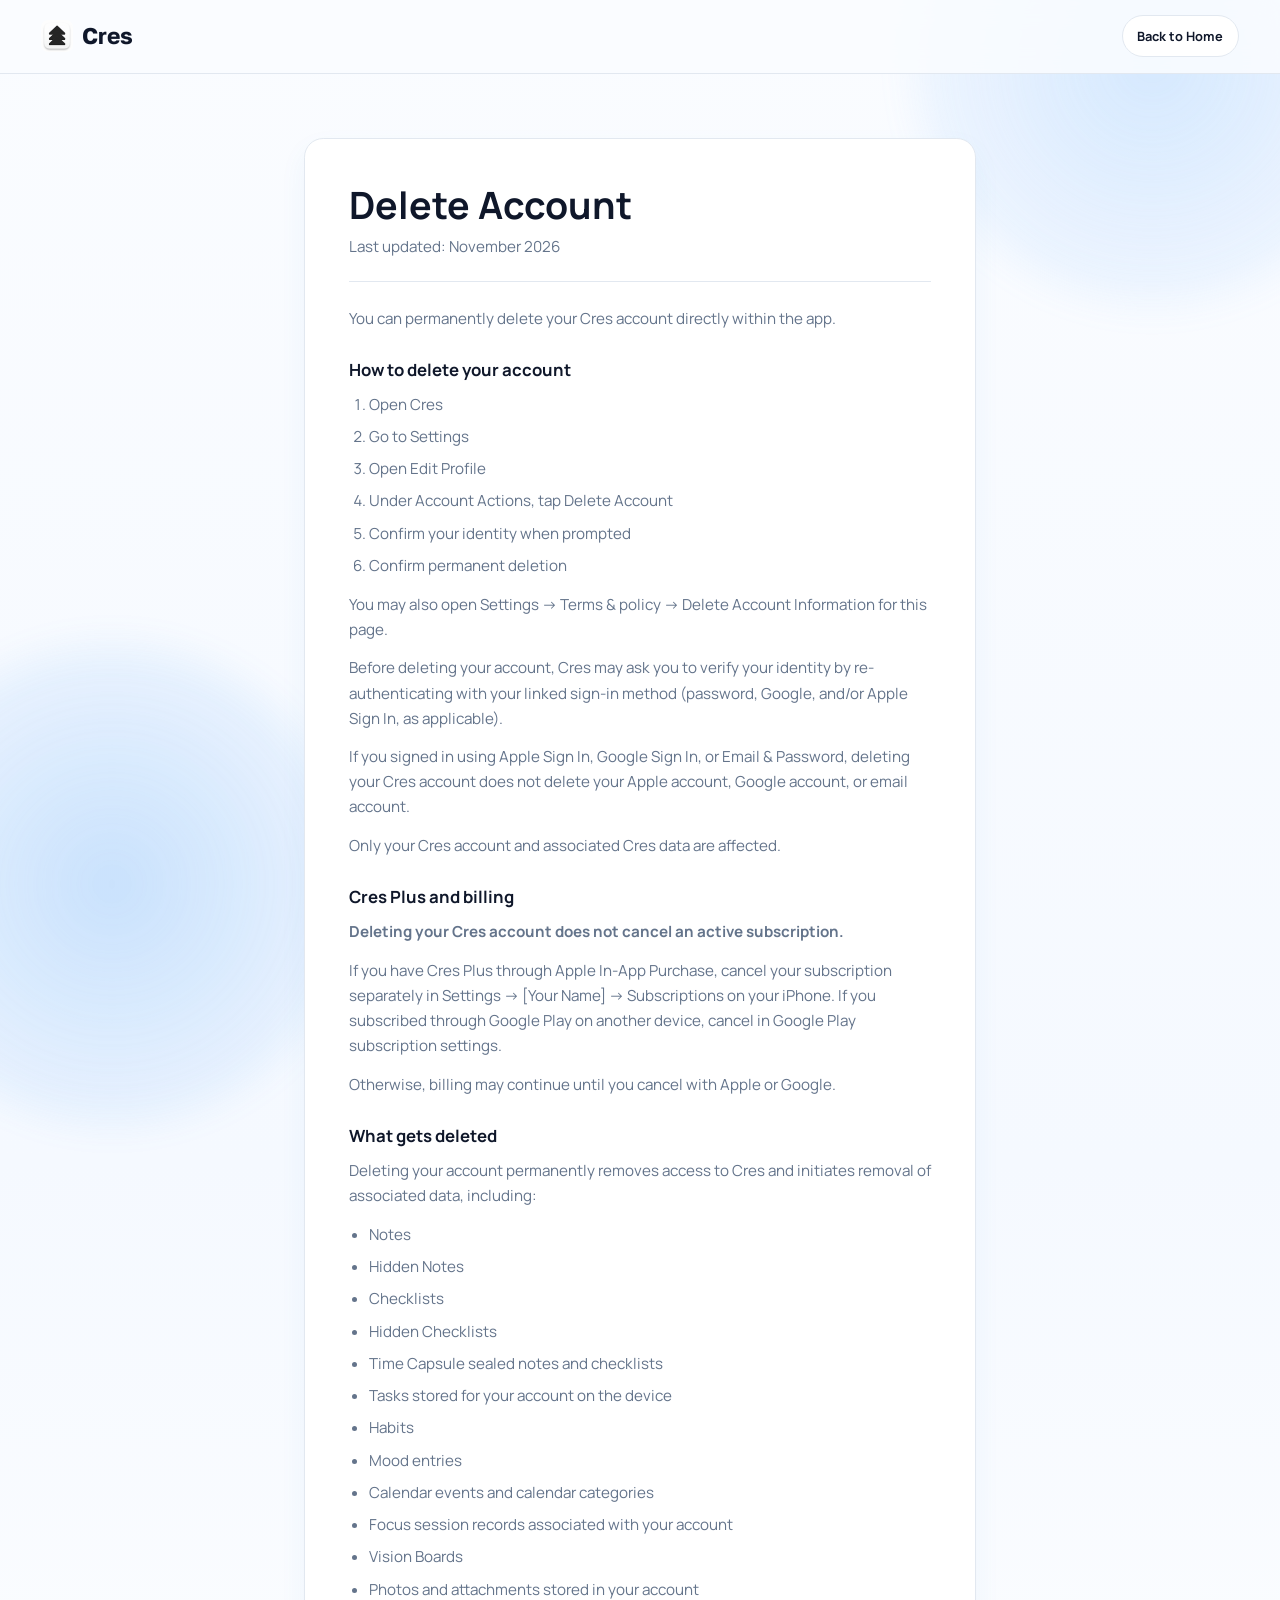
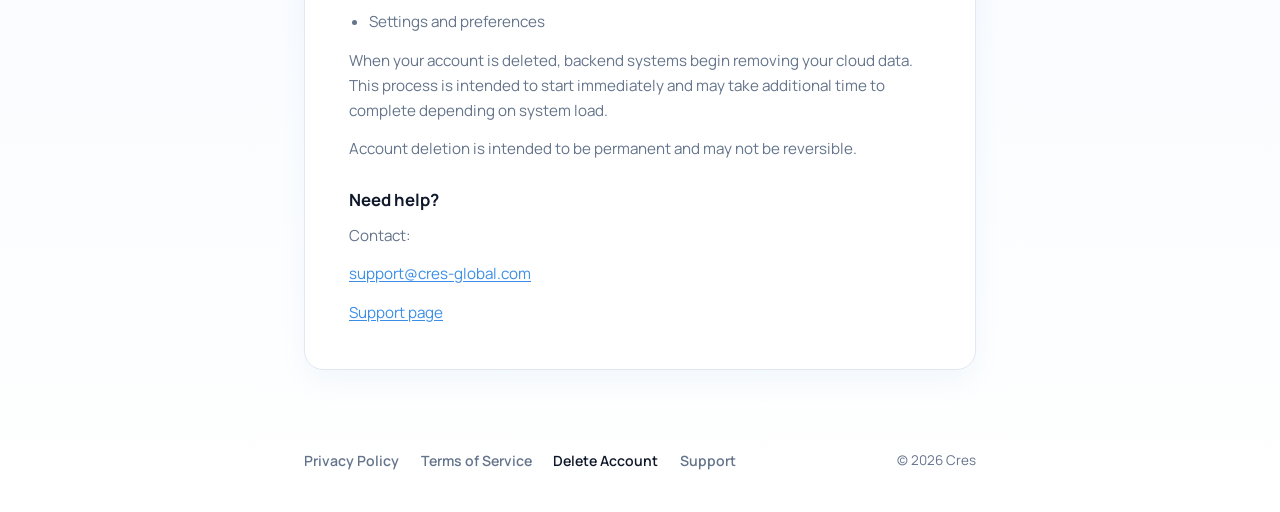
<file: delete-account.html>
<!doctype html>
<html lang="en">
  <head>
    <meta charset="UTF-8" />
    <meta name="viewport" content="width=device-width, initial-scale=1.0" />
    <meta
      name="description"
      content="Learn how to delete your Cres account, what data is removed, and how account deletion relates to Cres Plus subscriptions."
    />
    <title>Delete Account — Cres</title>
    <link rel="canonical" href="https://cres-global.com/delete-account.html" />
    <meta property="og:type" content="website" />
    <meta property="og:site_name" content="Cres" />
    <meta property="og:title" content="Delete Account — Cres" />
    <meta
      property="og:description"
      content="Learn how to delete your Cres account, what data is removed, and how account deletion relates to Cres Plus subscriptions."
    />
    <meta property="og:image" content="https://cres-global.com/assets/logo.png" />
    <meta property="og:url" content="https://cres-global.com/delete-account.html" />
    <meta name="twitter:card" content="summary" />
    <meta name="twitter:title" content="Delete Account — Cres" />
    <meta
      name="twitter:description"
      content="Learn how to delete your Cres account, what data is removed, and how account deletion relates to Cres Plus subscriptions."
    />
    <meta name="twitter:image" content="https://cres-global.com/assets/logo.png" />
    <link rel="icon" href="assets/logo.png" type="image/png" sizes="32x32" />
    <link rel="apple-touch-icon" href="assets/logo.png" sizes="180x180" />
    <link rel="preconnect" href="https://fonts.googleapis.com" />
    <link rel="preconnect" href="https://fonts.gstatic.com" crossorigin />
    <link
      href="https://fonts.googleapis.com/css2?family=Manrope:wght@400;500;700;800&family=Golos+Text:wght@500;700&display=swap"
      rel="stylesheet"
    />
    <link rel="stylesheet" href="styles.css?v=20261121" />
  </head>
  <body class="legal-body">
    <div class="bg-glow glow-a" aria-hidden="true"></div>
    <div class="bg-glow glow-b" aria-hidden="true"></div>

    <header class="site-header site-header--legal">
      <a href="index.html#top" class="logo">
        <img src="assets/logo.png" alt="" class="logo-mark" width="32" height="32" />
        Cres
      </a>
      <div class="store-links" aria-label="Navigation">
        <a href="index.html#top" class="button button-ghost store-button">Back to Home</a>
      </div>
    </header>

    <main class="legal-page">
      <article class="legal-doc">
        <header class="legal-doc-head">
          <h1>Delete Account</h1>
          <p class="legal-meta">Last updated: November 2026</p>
        </header>

        <section>
          <p>You can permanently delete your Cres account directly within the app.</p>
        </section>

        <section>
          <h2>How to delete your account</h2>
          <ol>
            <li>Open Cres</li>
            <li>Go to Settings</li>
            <li>Open Edit Profile</li>
            <li>Under Account Actions, tap Delete Account</li>
            <li>Confirm your identity when prompted</li>
            <li>Confirm permanent deletion</li>
          </ol>
          <p>
            You may also open Settings &rarr; Terms &amp; policy &rarr; Delete Account Information
            for this page.
          </p>
          <p>
            Before deleting your account, Cres may ask you to verify your identity by
            re-authenticating with your linked sign-in method (password, Google, and/or Apple Sign
            In, as applicable).
          </p>
          <p>
            If you signed in using Apple Sign In, Google Sign In, or Email &amp; Password, deleting
            your Cres account does not delete your Apple account, Google account, or email account.
          </p>
          <p>Only your Cres account and associated Cres data are affected.</p>
        </section>

        <section>
          <h2>Cres Plus and billing</h2>
          <p>
            <strong>Deleting your Cres account does not cancel an active subscription.</strong>
          </p>
          <p>
            If you have Cres Plus through Apple In-App Purchase, cancel your subscription separately
            in Settings &rarr; [Your Name] &rarr; Subscriptions on your iPhone. If you subscribed
            through Google Play on another device, cancel in Google Play subscription settings.
          </p>
          <p>Otherwise, billing may continue until you cancel with Apple or Google.</p>
        </section>

        <section>
          <h2>What gets deleted</h2>
          <p>
            Deleting your account permanently removes access to Cres and initiates removal of
            associated data, including:
          </p>
          <ul>
            <li>Notes</li>
            <li>Hidden Notes</li>
            <li>Checklists</li>
            <li>Hidden Checklists</li>
            <li>Time Capsule sealed notes and checklists</li>
            <li>Tasks stored for your account on the device</li>
            <li>Habits</li>
            <li>Mood entries</li>
            <li>Calendar events and calendar categories</li>
            <li>Focus session records associated with your account</li>
            <li>Vision Boards</li>
            <li>Photos and attachments stored in your account</li>
            <li>Settings and preferences</li>
          </ul>
          <p>
            When your account is deleted, backend systems begin removing your cloud data. This
            process is intended to start immediately and may take additional time to complete
            depending on system load.
          </p>
          <p>Account deletion is intended to be permanent and may not be reversible.</p>
        </section>

        <section>
          <h2>Need help?</h2>
          <p>Contact:</p>
          <p>
            <a href="mailto:support@cres-global.com">support@cres-global.com</a>
          </p>
          <p>
            <a href="support.html">Support page</a>
          </p>
        </section>
      </article>
    </main>

    <footer class="legal-footer">
      <nav class="legal-footer-nav" aria-label="Legal">
        <a href="privacy.html">Privacy Policy</a>
        <a href="terms.html">Terms of Service</a>
        <a href="delete-account.html" aria-current="page">Delete Account</a>
        <a href="support.html">Support</a>
      </nav>
      <p class="legal-footer-copy">&copy; 2026 Cres</p>
    </footer>
  </body>
</html>
</file>
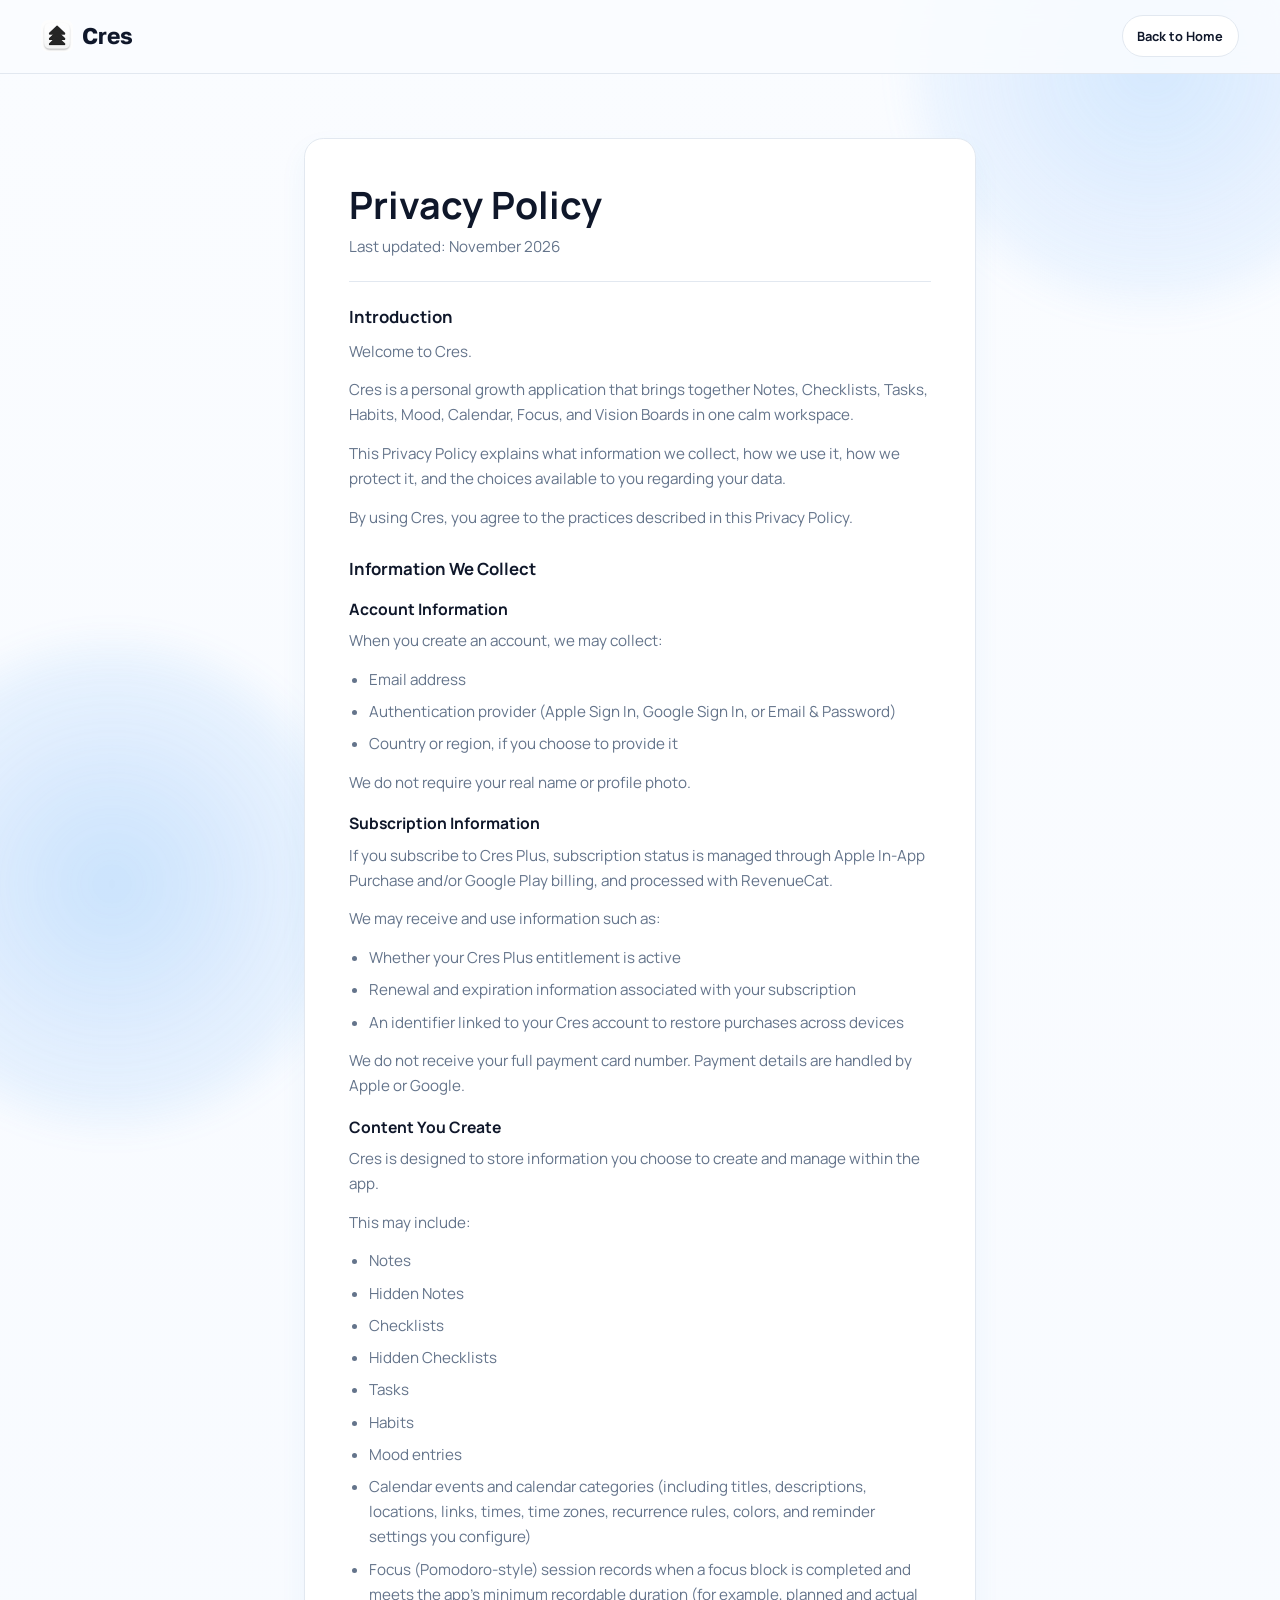
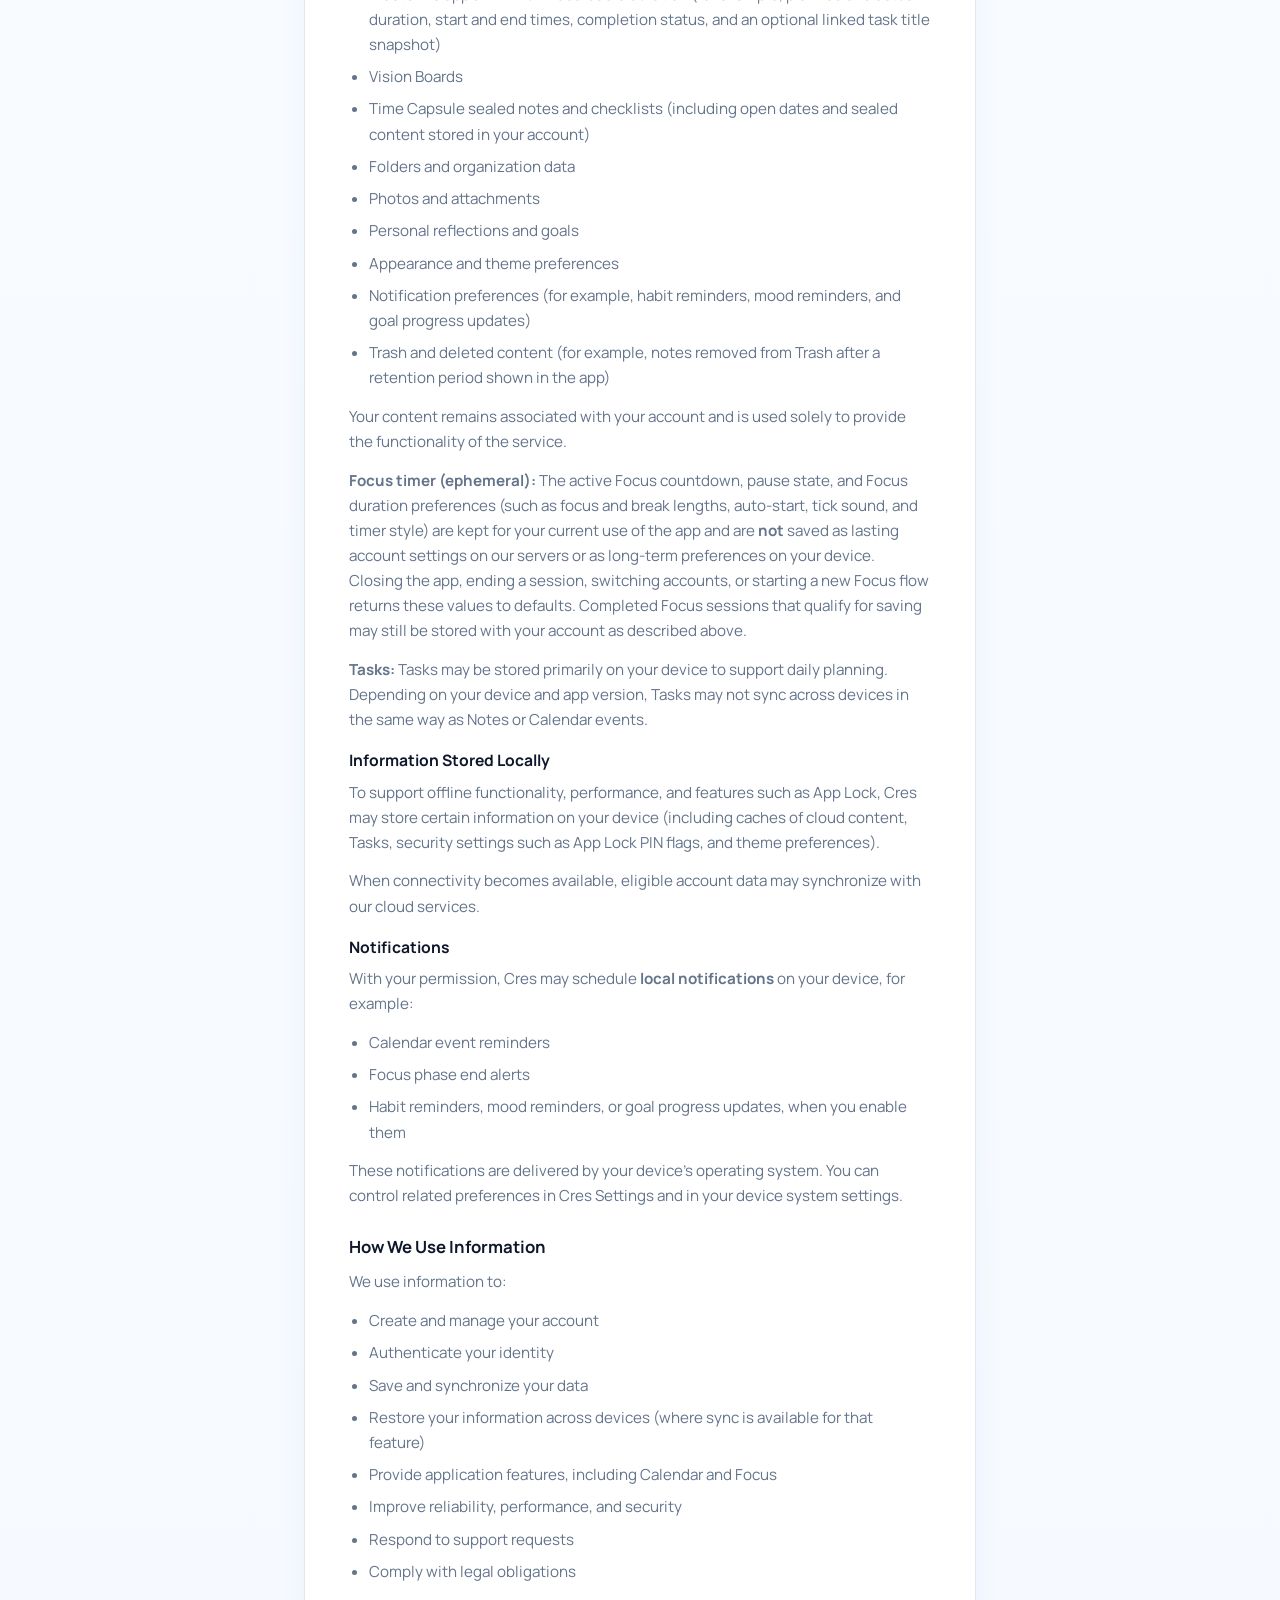
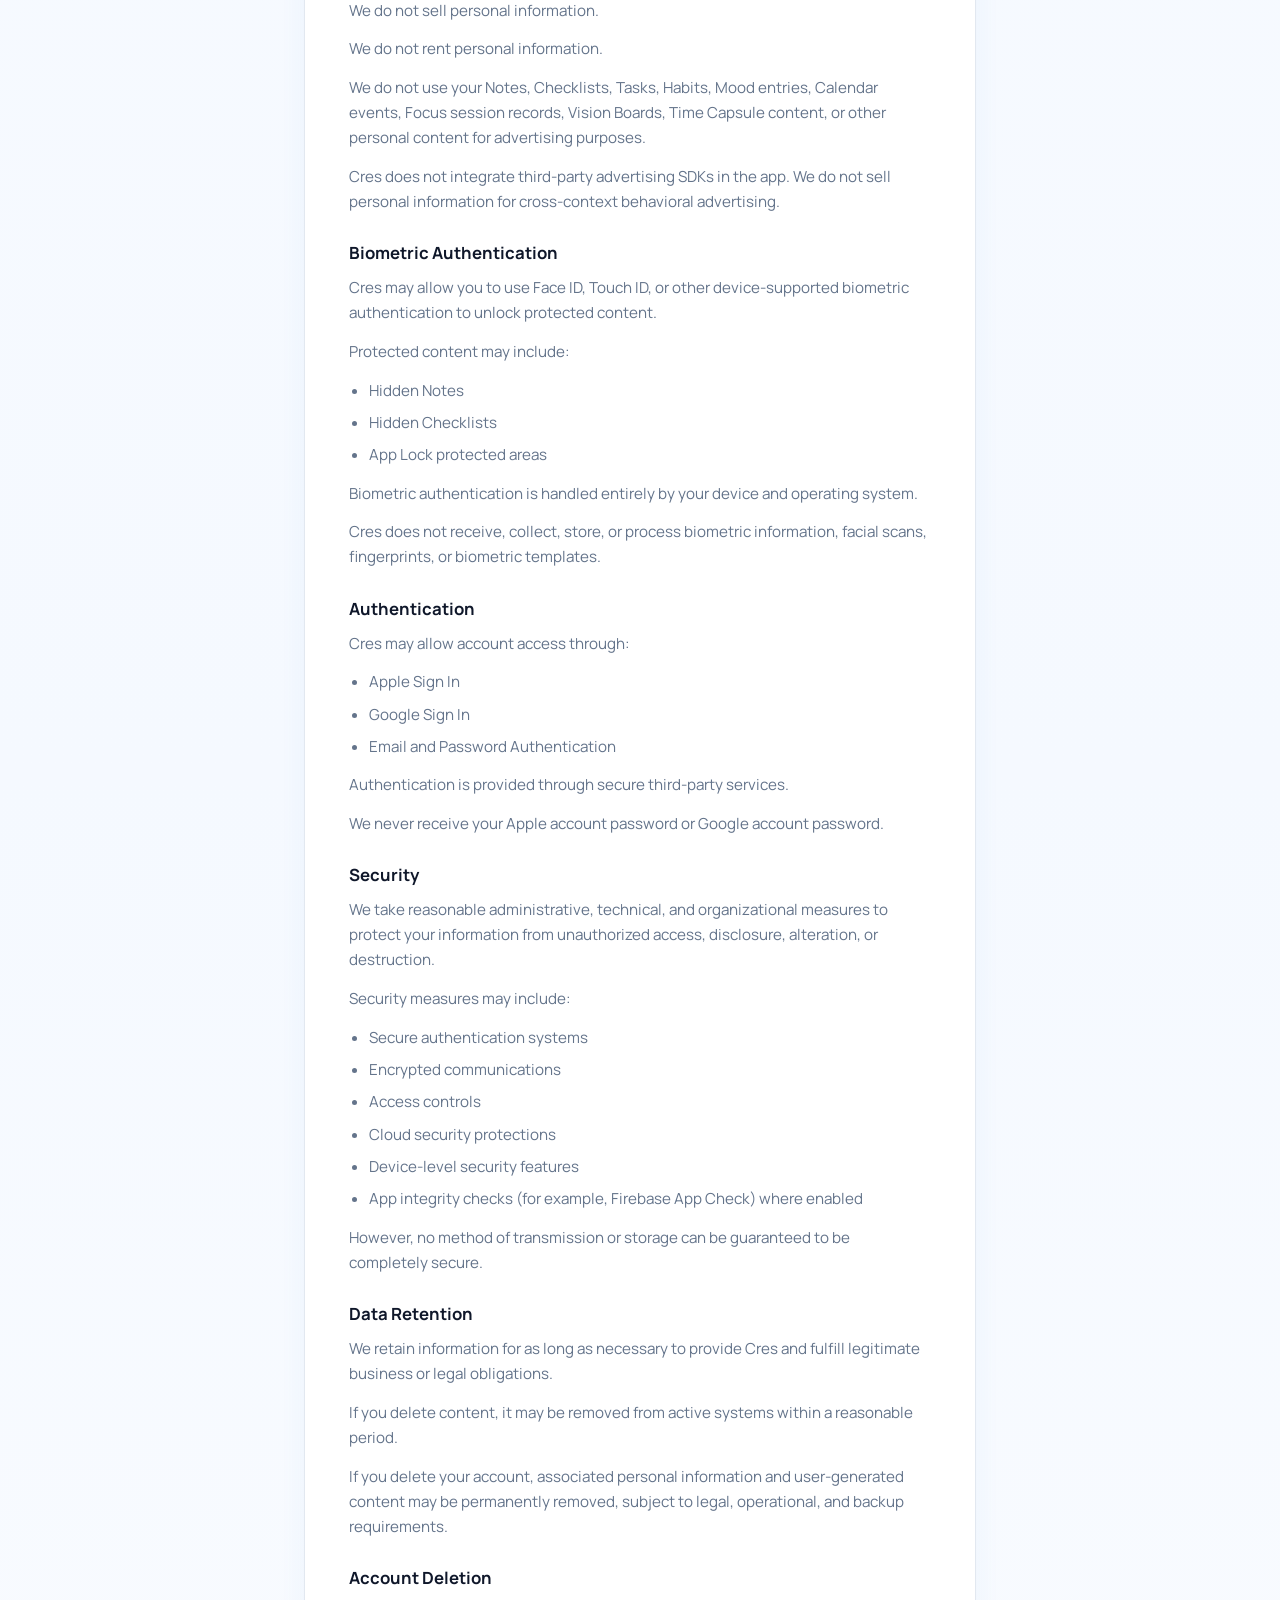
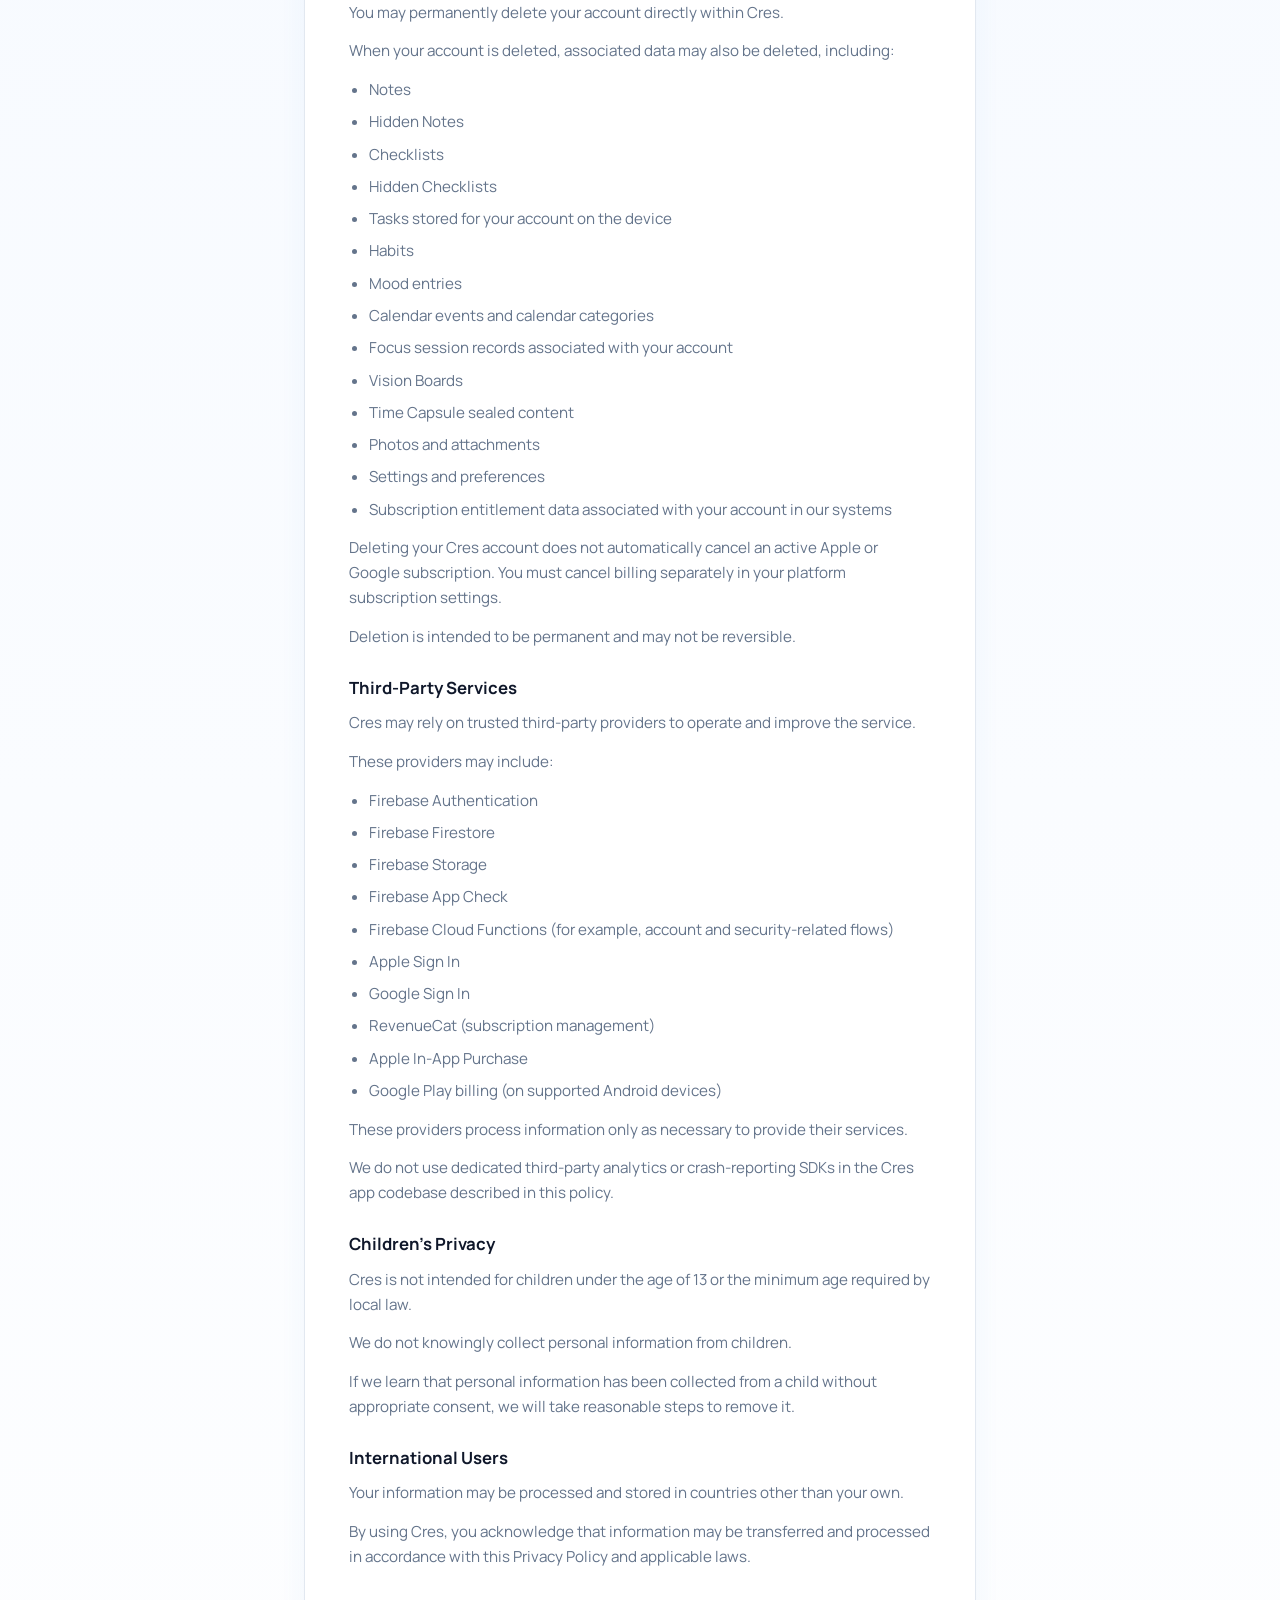
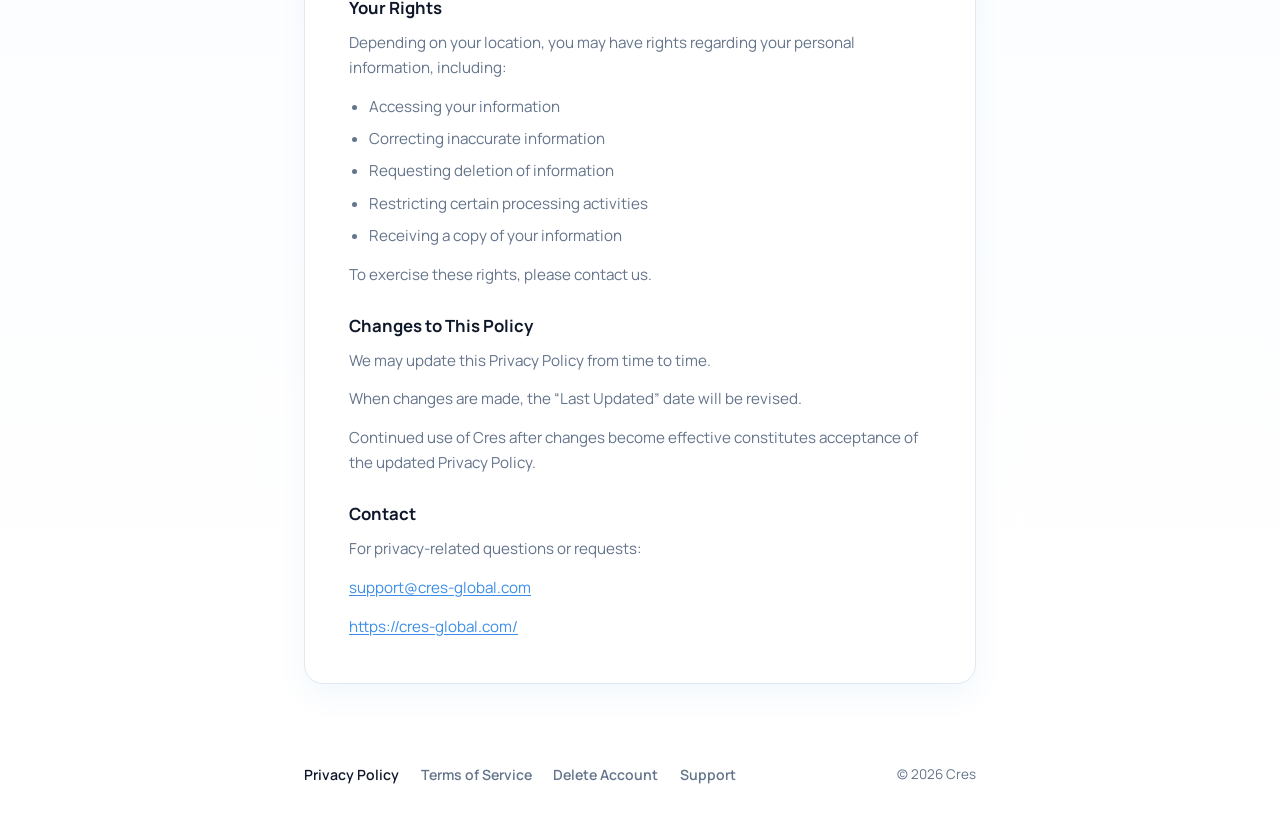
<file: privacy.html>
<!doctype html>
<html lang="en">
  <head>
    <meta charset="UTF-8" />
    <meta name="viewport" content="width=device-width, initial-scale=1.0" />
    <meta
      name="description"
      content="Read the Cres Privacy Policy — how we collect, use, store, and protect your personal data when you use our personal growth app."
    />
    <title>Privacy Policy — Cres</title>
    <link rel="canonical" href="https://cres-global.com/privacy.html" />
    <meta property="og:type" content="website" />
    <meta property="og:site_name" content="Cres" />
    <meta property="og:title" content="Privacy Policy — Cres" />
    <meta
      property="og:description"
      content="Read the Cres Privacy Policy — how we collect, use, store, and protect your personal data when you use our personal growth app."
    />
    <meta property="og:image" content="https://cres-global.com/assets/logo.png" />
    <meta property="og:url" content="https://cres-global.com/privacy.html" />
    <meta name="twitter:card" content="summary" />
    <meta name="twitter:title" content="Privacy Policy — Cres" />
    <meta
      name="twitter:description"
      content="Read the Cres Privacy Policy — how we collect, use, store, and protect your personal data when you use our personal growth app."
    />
    <meta name="twitter:image" content="https://cres-global.com/assets/logo.png" />
    <link rel="icon" href="assets/logo.png" type="image/png" sizes="32x32" />
    <link rel="apple-touch-icon" href="assets/logo.png" sizes="180x180" />
    <link rel="preconnect" href="https://fonts.googleapis.com" />
    <link rel="preconnect" href="https://fonts.gstatic.com" crossorigin />
    <link
      href="https://fonts.googleapis.com/css2?family=Manrope:wght@400;500;700;800&family=Golos+Text:wght@500;700&display=swap"
      rel="stylesheet"
    />
    <link rel="stylesheet" href="styles.css?v=20261121" />
  </head>
  <body class="legal-body">
    <div class="bg-glow glow-a" aria-hidden="true"></div>
    <div class="bg-glow glow-b" aria-hidden="true"></div>

    <header class="site-header site-header--legal">
      <a href="index.html#top" class="logo">
        <img src="assets/logo.png" alt="" class="logo-mark" width="32" height="32" />
        Cres
      </a>
      <div class="store-links" aria-label="Navigation">
        <a href="index.html#top" class="button button-ghost store-button">Back to Home</a>
      </div>
    </header>

    <main class="legal-page">
      <article class="legal-doc">
        <header class="legal-doc-head">
          <h1>Privacy Policy</h1>
          <p class="legal-meta">Last updated: November 2026</p>
        </header>

        <section>
          <h2>Introduction</h2>
          <p>Welcome to Cres.</p>
          <p>
            Cres is a personal growth application that brings together Notes, Checklists, Tasks,
            Habits, Mood, Calendar, Focus, and Vision Boards in one calm workspace.
          </p>
          <p>
            This Privacy Policy explains what information we collect, how we use it, how we
            protect it, and the choices available to you regarding your data.
          </p>
          <p>By using Cres, you agree to the practices described in this Privacy Policy.</p>
        </section>

        <section>
          <h2>Information We Collect</h2>

          <h3>Account Information</h3>
          <p>When you create an account, we may collect:</p>
          <ul>
            <li>Email address</li>
            <li>Authentication provider (Apple Sign In, Google Sign In, or Email &amp; Password)</li>
            <li>Country or region, if you choose to provide it</li>
          </ul>
          <p>We do not require your real name or profile photo.</p>

          <h3>Subscription Information</h3>
          <p>
            If you subscribe to Cres Plus, subscription status is managed through Apple In-App
            Purchase and/or Google Play billing, and processed with RevenueCat.
          </p>
          <p>We may receive and use information such as:</p>
          <ul>
            <li>Whether your Cres Plus entitlement is active</li>
            <li>Renewal and expiration information associated with your subscription</li>
            <li>An identifier linked to your Cres account to restore purchases across devices</li>
          </ul>
          <p>
            We do not receive your full payment card number. Payment details are handled by Apple or
            Google.
          </p>

          <h3>Content You Create</h3>
          <p>
            Cres is designed to store information you choose to create and manage within the app.
          </p>
          <p>This may include:</p>
          <ul>
            <li>Notes</li>
            <li>Hidden Notes</li>
            <li>Checklists</li>
            <li>Hidden Checklists</li>
            <li>Tasks</li>
            <li>Habits</li>
            <li>Mood entries</li>
            <li>
              Calendar events and calendar categories (including titles, descriptions, locations,
              links, times, time zones, recurrence rules, colors, and reminder settings you configure)
            </li>
            <li>
              Focus (Pomodoro-style) session records when a focus block is completed and meets the
              app&rsquo;s minimum recordable duration (for example, planned and actual duration,
              start and end times, completion status, and an optional linked task title snapshot)
            </li>
            <li>Vision Boards</li>
            <li>Time Capsule sealed notes and checklists (including open dates and sealed content stored in your account)</li>
            <li>Folders and organization data</li>
            <li>Photos and attachments</li>
            <li>Personal reflections and goals</li>
            <li>Appearance and theme preferences</li>
            <li>Notification preferences (for example, habit reminders, mood reminders, and goal progress updates)</li>
            <li>Trash and deleted content (for example, notes removed from Trash after a retention period shown in the app)</li>
          </ul>
          <p>
            Your content remains associated with your account and is used solely to provide the
            functionality of the service.
          </p>
          <p>
            <strong>Focus timer (ephemeral):</strong> The active Focus countdown, pause state, and Focus
            duration preferences (such as focus and break lengths, auto-start, tick sound, and timer
            style) are kept for your current use of the app and are <strong>not</strong> saved as
            lasting account settings on our servers or as long-term preferences on your device. Closing
            the app, ending a session, switching accounts, or starting a new Focus flow returns these
            values to defaults. Completed Focus sessions that qualify for saving may still be stored with
            your account as described above.
          </p>
          <p>
            <strong>Tasks:</strong> Tasks may be stored primarily on your device to support daily
            planning. Depending on your device and app version, Tasks may not sync across devices in the
            same way as Notes or Calendar events.
          </p>

          <h3>Information Stored Locally</h3>
          <p>
            To support offline functionality, performance, and features such as App Lock, Cres may
            store certain information on your device (including caches of cloud content, Tasks,
            security settings such as App Lock PIN flags, and theme preferences).
          </p>
          <p>
            When connectivity becomes available, eligible account data may synchronize with our cloud
            services.
          </p>

          <h3>Notifications</h3>
          <p>With your permission, Cres may schedule <strong>local notifications</strong> on your device, for example:</p>
          <ul>
            <li>Calendar event reminders</li>
            <li>Focus phase end alerts</li>
            <li>Habit reminders, mood reminders, or goal progress updates, when you enable them</li>
          </ul>
          <p>
            These notifications are delivered by your device&rsquo;s operating system. You can control
            related preferences in Cres Settings and in your device system settings.
          </p>
        </section>

        <section>
          <h2>How We Use Information</h2>
          <p>We use information to:</p>
          <ul>
            <li>Create and manage your account</li>
            <li>Authenticate your identity</li>
            <li>Save and synchronize your data</li>
            <li>Restore your information across devices (where sync is available for that feature)</li>
            <li>Provide application features, including Calendar and Focus</li>
            <li>Improve reliability, performance, and security</li>
            <li>Respond to support requests</li>
            <li>Comply with legal obligations</li>
          </ul>
          <p>We do not sell personal information.</p>
          <p>We do not rent personal information.</p>
          <p>
            We do not use your Notes, Checklists, Tasks, Habits, Mood entries, Calendar events, Focus
            session records, Vision Boards, Time Capsule content, or other personal content for
            advertising purposes.
          </p>
          <p>
            Cres does not integrate third-party advertising SDKs in the app. We do not sell personal
            information for cross-context behavioral advertising.
          </p>
        </section>

        <section>
          <h2>Biometric Authentication</h2>
          <p>
            Cres may allow you to use Face ID, Touch ID, or other device-supported biometric
            authentication to unlock protected content.
          </p>
          <p>Protected content may include:</p>
          <ul>
            <li>Hidden Notes</li>
            <li>Hidden Checklists</li>
            <li>App Lock protected areas</li>
          </ul>
          <p>
            Biometric authentication is handled entirely by your device and operating system.
          </p>
          <p>
            Cres does not receive, collect, store, or process biometric information, facial scans,
            fingerprints, or biometric templates.
          </p>
        </section>

        <section>
          <h2>Authentication</h2>
          <p>Cres may allow account access through:</p>
          <ul>
            <li>Apple Sign In</li>
            <li>Google Sign In</li>
            <li>Email and Password Authentication</li>
          </ul>
          <p>Authentication is provided through secure third-party services.</p>
          <p>We never receive your Apple account password or Google account password.</p>
        </section>

        <section>
          <h2>Security</h2>
          <p>
            We take reasonable administrative, technical, and organizational measures to protect
            your information from unauthorized access, disclosure, alteration, or destruction.
          </p>
          <p>Security measures may include:</p>
          <ul>
            <li>Secure authentication systems</li>
            <li>Encrypted communications</li>
            <li>Access controls</li>
            <li>Cloud security protections</li>
            <li>Device-level security features</li>
            <li>App integrity checks (for example, Firebase App Check) where enabled</li>
          </ul>
          <p>
            However, no method of transmission or storage can be guaranteed to be completely secure.
          </p>
        </section>

        <section>
          <h2>Data Retention</h2>
          <p>
            We retain information for as long as necessary to provide Cres and fulfill legitimate
            business or legal obligations.
          </p>
          <p>
            If you delete content, it may be removed from active systems within a reasonable period.
          </p>
          <p>
            If you delete your account, associated personal information and user-generated content
            may be permanently removed, subject to legal, operational, and backup requirements.
          </p>
        </section>

        <section>
          <h2>Account Deletion</h2>
          <p>You may permanently delete your account directly within Cres.</p>
          <p>When your account is deleted, associated data may also be deleted, including:</p>
          <ul>
            <li>Notes</li>
            <li>Hidden Notes</li>
            <li>Checklists</li>
            <li>Hidden Checklists</li>
            <li>Tasks stored for your account on the device</li>
            <li>Habits</li>
            <li>Mood entries</li>
            <li>Calendar events and calendar categories</li>
            <li>Focus session records associated with your account</li>
            <li>Vision Boards</li>
            <li>Time Capsule sealed content</li>
            <li>Photos and attachments</li>
            <li>Settings and preferences</li>
            <li>Subscription entitlement data associated with your account in our systems</li>
          </ul>
          <p>
            Deleting your Cres account does not automatically cancel an active Apple or Google
            subscription. You must cancel billing separately in your platform subscription settings.
          </p>
          <p>Deletion is intended to be permanent and may not be reversible.</p>
        </section>

        <section>
          <h2>Third-Party Services</h2>
          <p>
            Cres may rely on trusted third-party providers to operate and improve the service.
          </p>
          <p>These providers may include:</p>
          <ul>
            <li>Firebase Authentication</li>
            <li>Firebase Firestore</li>
            <li>Firebase Storage</li>
            <li>Firebase App Check</li>
            <li>Firebase Cloud Functions (for example, account and security-related flows)</li>
            <li>Apple Sign In</li>
            <li>Google Sign In</li>
            <li>RevenueCat (subscription management)</li>
            <li>Apple In-App Purchase</li>
            <li>Google Play billing (on supported Android devices)</li>
          </ul>
          <p>These providers process information only as necessary to provide their services.</p>
          <p>
            We do not use dedicated third-party analytics or crash-reporting SDKs in the Cres app
            codebase described in this policy.
          </p>
        </section>

        <section>
          <h2>Children&rsquo;s Privacy</h2>
          <p>
            Cres is not intended for children under the age of 13 or the minimum age required by
            local law.
          </p>
          <p>We do not knowingly collect personal information from children.</p>
          <p>
            If we learn that personal information has been collected from a child without
            appropriate consent, we will take reasonable steps to remove it.
          </p>
        </section>

        <section>
          <h2>International Users</h2>
          <p>
            Your information may be processed and stored in countries other than your own.
          </p>
          <p>
            By using Cres, you acknowledge that information may be transferred and processed in
            accordance with this Privacy Policy and applicable laws.
          </p>
        </section>

        <section>
          <h2>Your Rights</h2>
          <p>
            Depending on your location, you may have rights regarding your personal information,
            including:
          </p>
          <ul>
            <li>Accessing your information</li>
            <li>Correcting inaccurate information</li>
            <li>Requesting deletion of information</li>
            <li>Restricting certain processing activities</li>
            <li>Receiving a copy of your information</li>
          </ul>
          <p>To exercise these rights, please contact us.</p>
        </section>

        <section>
          <h2>Changes to This Policy</h2>
          <p>We may update this Privacy Policy from time to time.</p>
          <p>When changes are made, the &ldquo;Last Updated&rdquo; date will be revised.</p>
          <p>
            Continued use of Cres after changes become effective constitutes acceptance of the
            updated Privacy Policy.
          </p>
        </section>

        <section>
          <h2>Contact</h2>
          <p>For privacy-related questions or requests:</p>
          <p>
            <a href="mailto:support@cres-global.com">support@cres-global.com</a>
          </p>
          <p>
            <a href="https://cres-global.com/">https://cres-global.com/</a>
          </p>
        </section>
      </article>
    </main>

    <footer class="legal-footer">
      <nav class="legal-footer-nav" aria-label="Legal">
        <a href="privacy.html" aria-current="page">Privacy Policy</a>
        <a href="terms.html">Terms of Service</a>
        <a href="delete-account.html">Delete Account</a>
        <a href="support.html">Support</a>
      </nav>
      <p class="legal-footer-copy">&copy; 2026 Cres</p>
    </footer>
  </body>
</html>
</file>
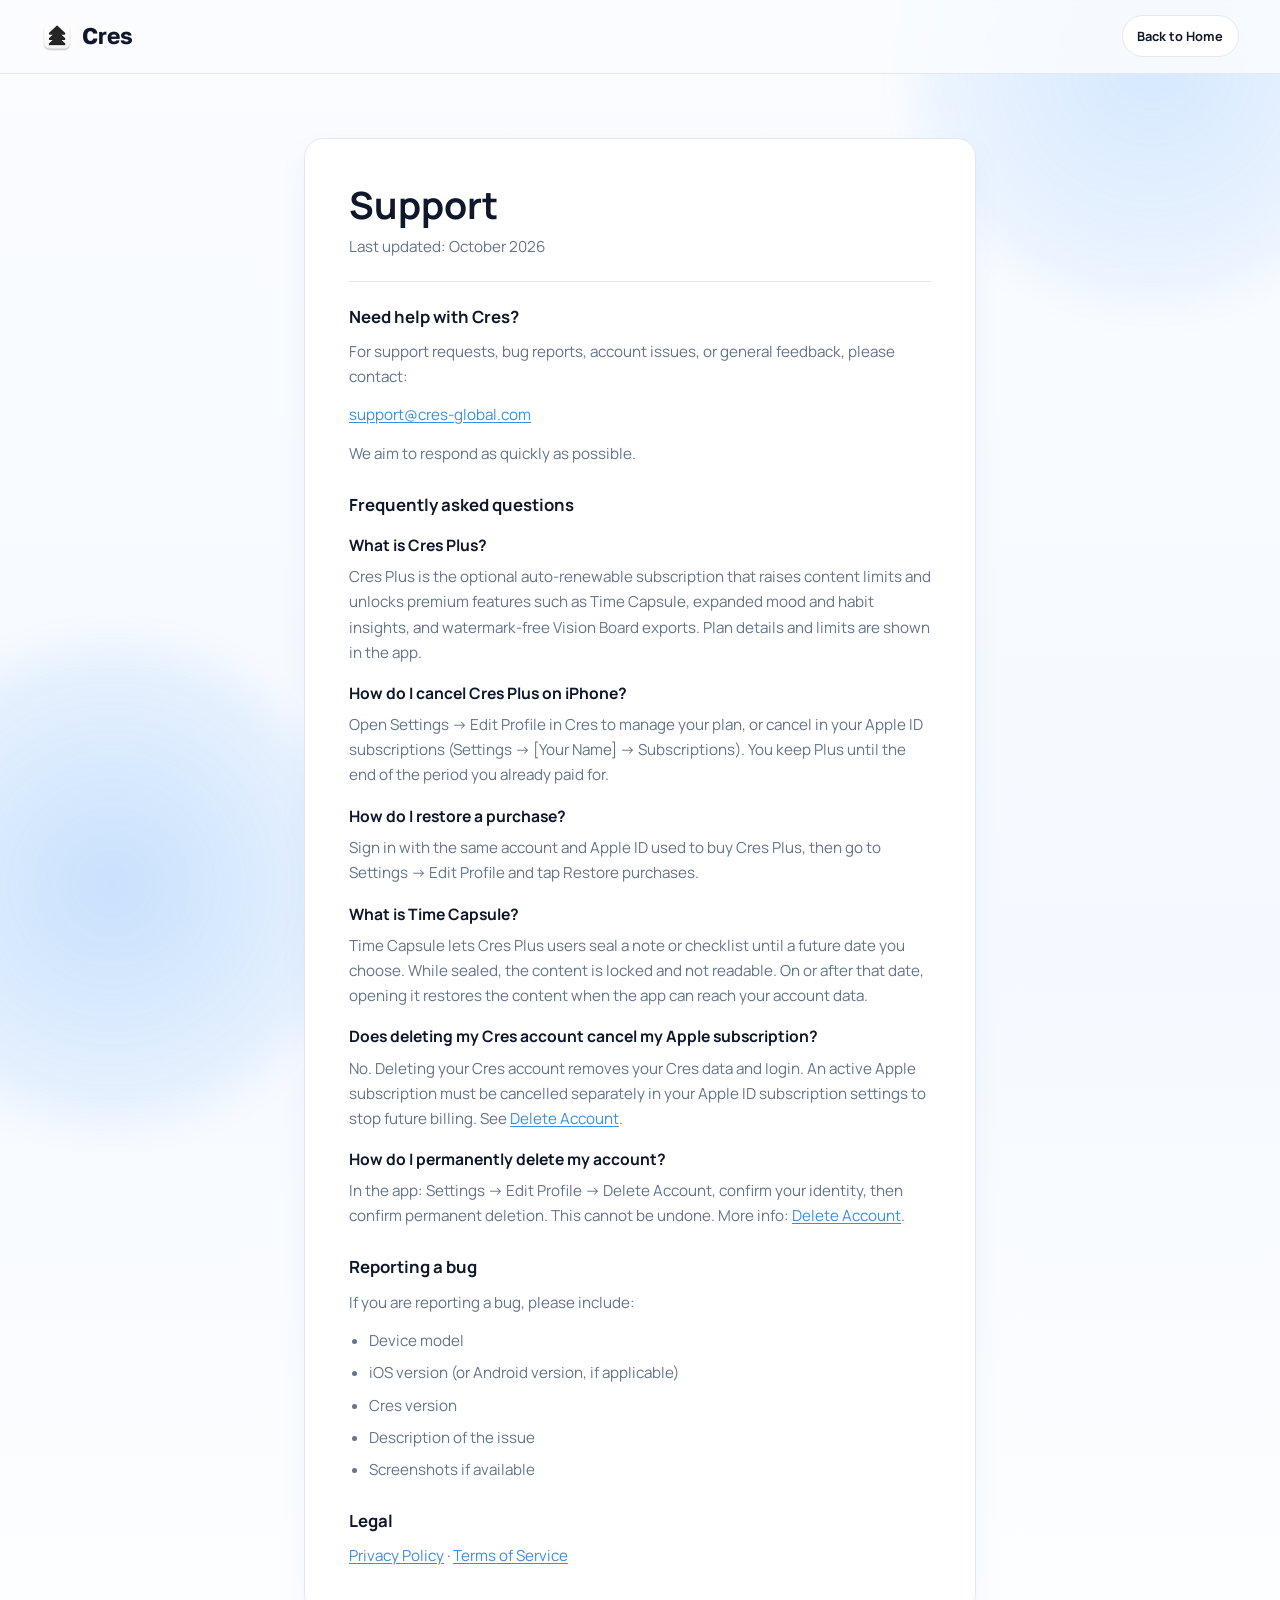
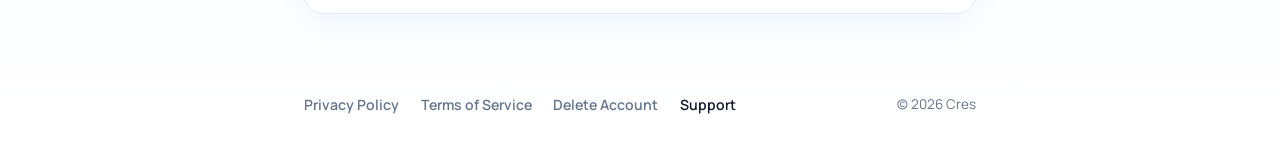
<file: support.html>
<!doctype html>
<html lang="en">
  <head>
    <meta charset="UTF-8" />
    <meta name="viewport" content="width=device-width, initial-scale=1.0" />
    <meta
      name="description"
      content="Cres support — help with Cres Plus, Time Capsule, account deletion, restore purchases, and contacting support@cres-global.com."
    />
    <title>Support — Cres</title>
    <link rel="canonical" href="https://cres-global.com/support.html" />
    <meta property="og:type" content="website" />
    <meta property="og:site_name" content="Cres" />
    <meta property="og:title" content="Support — Cres" />
    <meta
      property="og:description"
      content="Cres support — help with Cres Plus, Time Capsule, account deletion, restore purchases, and contacting support@cres-global.com."
    />
    <meta property="og:image" content="https://cres-global.com/assets/logo.png" />
    <meta property="og:url" content="https://cres-global.com/support.html" />
    <meta name="twitter:card" content="summary" />
    <meta name="twitter:title" content="Support — Cres" />
    <meta
      name="twitter:description"
      content="Cres support — help with Cres Plus, Time Capsule, account deletion, restore purchases, and contacting support@cres-global.com."
    />
    <meta name="twitter:image" content="https://cres-global.com/assets/logo.png" />
    <link rel="icon" href="assets/logo.png" type="image/png" sizes="32x32" />
    <link rel="apple-touch-icon" href="assets/logo.png" sizes="180x180" />
    <link rel="preconnect" href="https://fonts.googleapis.com" />
    <link rel="preconnect" href="https://fonts.gstatic.com" crossorigin />
    <link
      href="https://fonts.googleapis.com/css2?family=Manrope:wght@400;500;700;800&family=Golos+Text:wght@500;700&display=swap"
      rel="stylesheet"
    />
    <link rel="stylesheet" href="styles.css?v=20261011" />
  </head>
  <body class="legal-body">
    <div class="bg-glow glow-a" aria-hidden="true"></div>
    <div class="bg-glow glow-b" aria-hidden="true"></div>

    <header class="site-header site-header--legal">
      <a href="index.html#top" class="logo">
        <img src="assets/logo.png" alt="" class="logo-mark" width="32" height="32" />
        Cres
      </a>
      <div class="store-links" aria-label="Navigation">
        <a href="index.html#top" class="button button-ghost store-button">Back to Home</a>
      </div>
    </header>

    <main class="legal-page">
      <article class="legal-doc">
        <header class="legal-doc-head">
          <h1>Support</h1>
          <p class="legal-meta">Last updated: October 2026</p>
        </header>

        <section>
          <h2>Need help with Cres?</h2>
          <p>
            For support requests, bug reports, account issues, or general feedback, please contact:
          </p>
          <p>
            <a href="mailto:support@cres-global.com">support@cres-global.com</a>
          </p>
          <p>We aim to respond as quickly as possible.</p>
        </section>

        <section>
          <h2>Frequently asked questions</h2>

          <h3>What is Cres Plus?</h3>
          <p>
            Cres Plus is the optional auto-renewable subscription that raises content limits and
            unlocks premium features such as Time Capsule, expanded mood and habit insights, and
            watermark-free Vision Board exports. Plan details and limits are shown in the app.
          </p>

          <h3>How do I cancel Cres Plus on iPhone?</h3>
          <p>
            Open Settings &rarr; Edit Profile in Cres to manage your plan, or cancel in your Apple ID
            subscriptions (Settings &rarr; [Your Name] &rarr; Subscriptions). You keep Plus until the
            end of the period you already paid for.
          </p>

          <h3>How do I restore a purchase?</h3>
          <p>
            Sign in with the same account and Apple ID used to buy Cres Plus, then go to Settings
            &rarr; Edit Profile and tap Restore purchases.
          </p>

          <h3>What is Time Capsule?</h3>
          <p>
            Time Capsule lets Cres Plus users seal a note or checklist until a future date you choose.
            While sealed, the content is locked and not readable. On or after that date, opening it
            restores the content when the app can reach your account data.
          </p>

          <h3>Does deleting my Cres account cancel my Apple subscription?</h3>
          <p>
            No. Deleting your Cres account removes your Cres data and login. An active Apple
            subscription must be cancelled separately in your Apple ID subscription settings to stop
            future billing. See <a href="delete-account.html">Delete Account</a>.
          </p>

          <h3>How do I permanently delete my account?</h3>
          <p>
            In the app: Settings &rarr; Edit Profile &rarr; Delete Account, confirm your identity,
            then confirm permanent deletion. This cannot be undone. More info:
            <a href="delete-account.html">Delete Account</a>.
          </p>
        </section>

        <section>
          <h2>Reporting a bug</h2>
          <p>If you are reporting a bug, please include:</p>
          <ul>
            <li>Device model</li>
            <li>iOS version (or Android version, if applicable)</li>
            <li>Cres version</li>
            <li>Description of the issue</li>
            <li>Screenshots if available</li>
          </ul>
        </section>

        <section>
          <h2>Legal</h2>
          <p>
            <a href="privacy.html">Privacy Policy</a> &middot;
            <a href="terms.html">Terms of Service</a>
          </p>
        </section>
      </article>
    </main>

    <footer class="legal-footer">
      <nav class="legal-footer-nav" aria-label="Legal">
        <a href="privacy.html">Privacy Policy</a>
        <a href="terms.html">Terms of Service</a>
        <a href="delete-account.html">Delete Account</a>
        <a href="support.html" aria-current="page">Support</a>
      </nav>
      <p class="legal-footer-copy">&copy; 2026 Cres</p>
    </footer>
  </body>
</html>
</file>
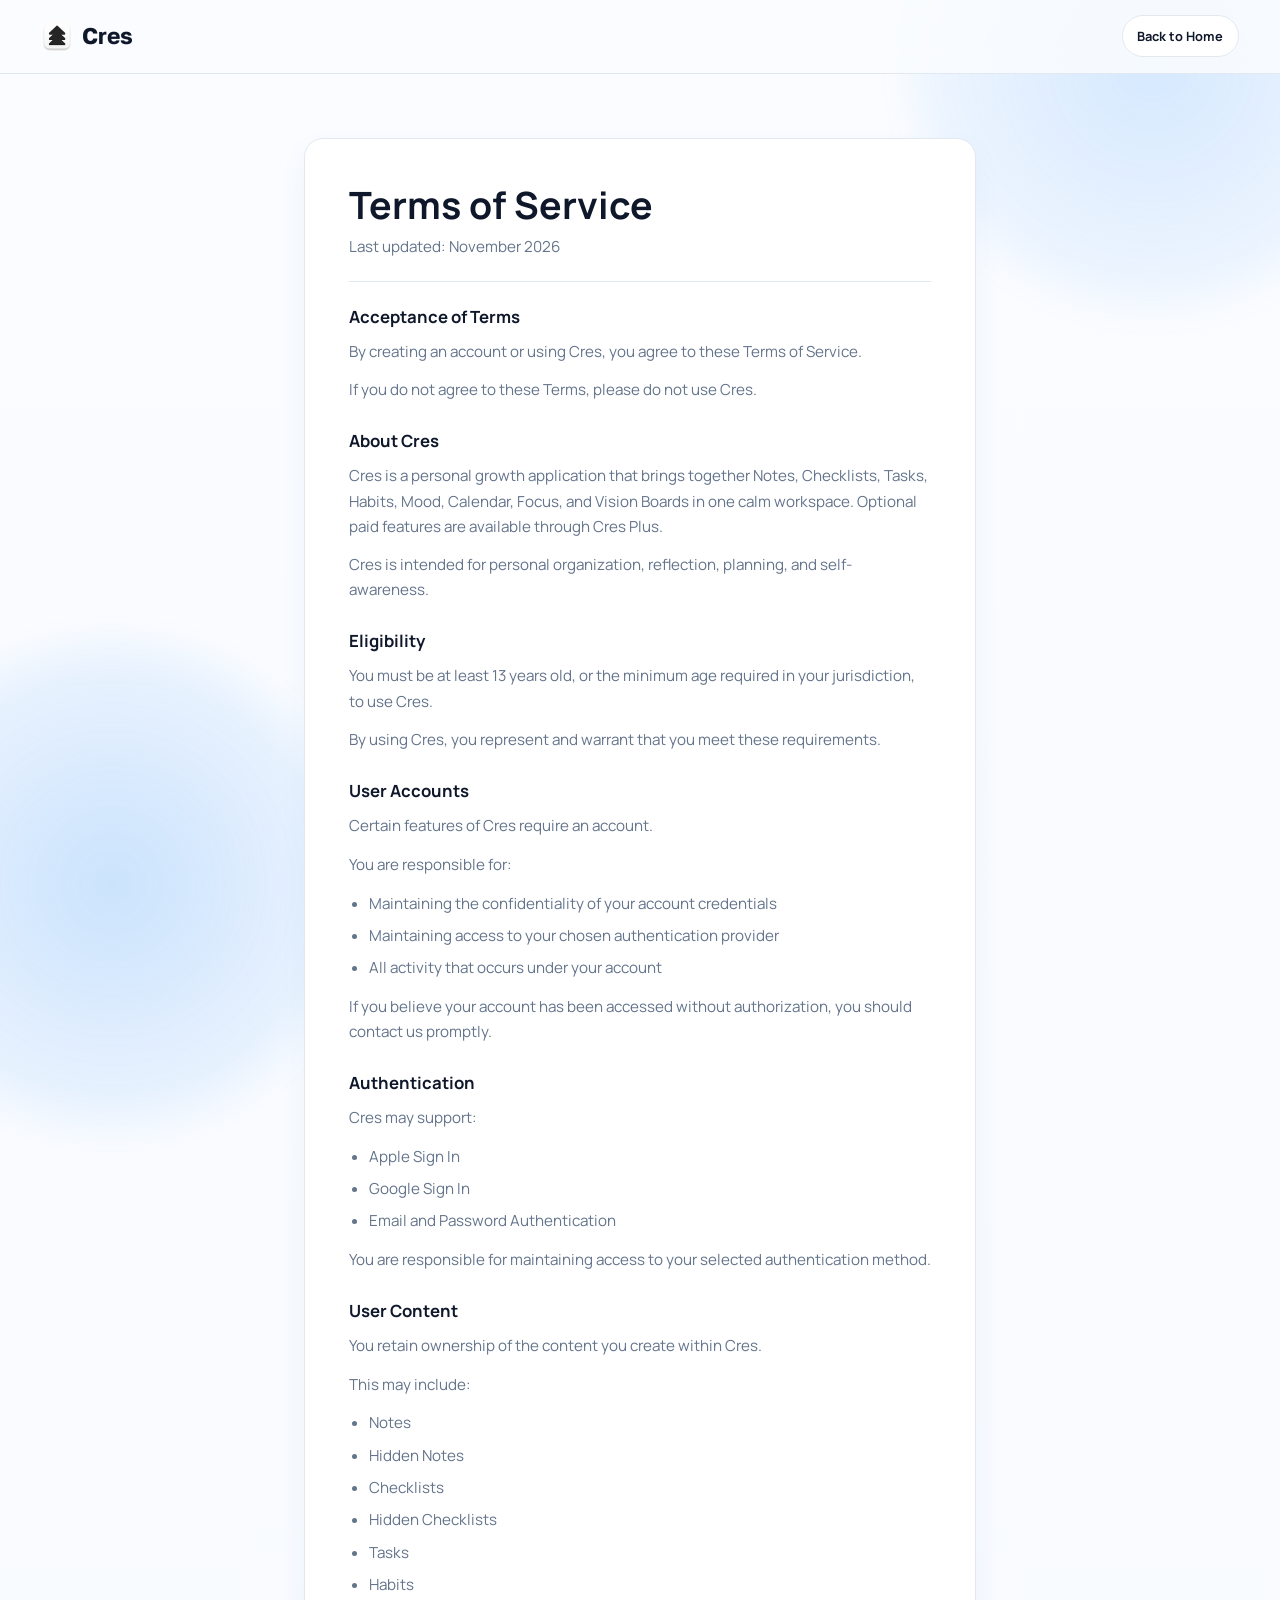
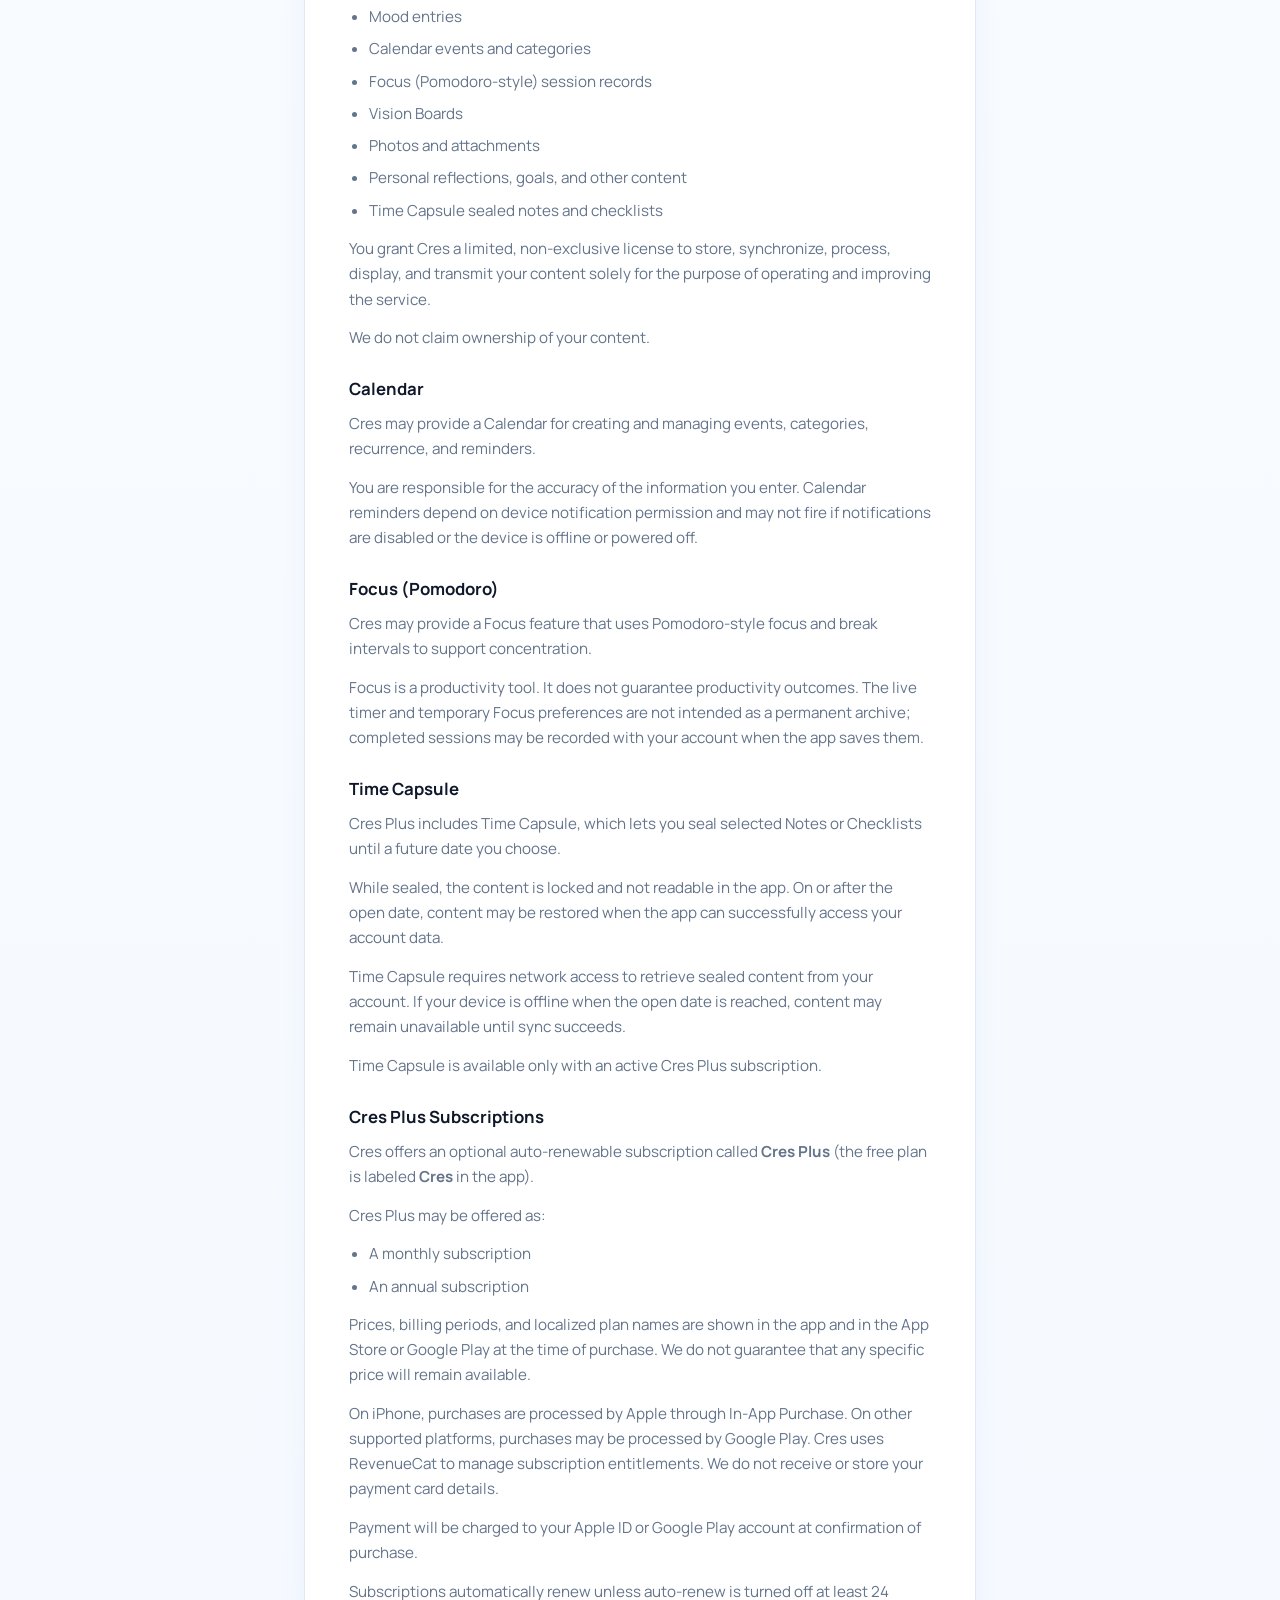
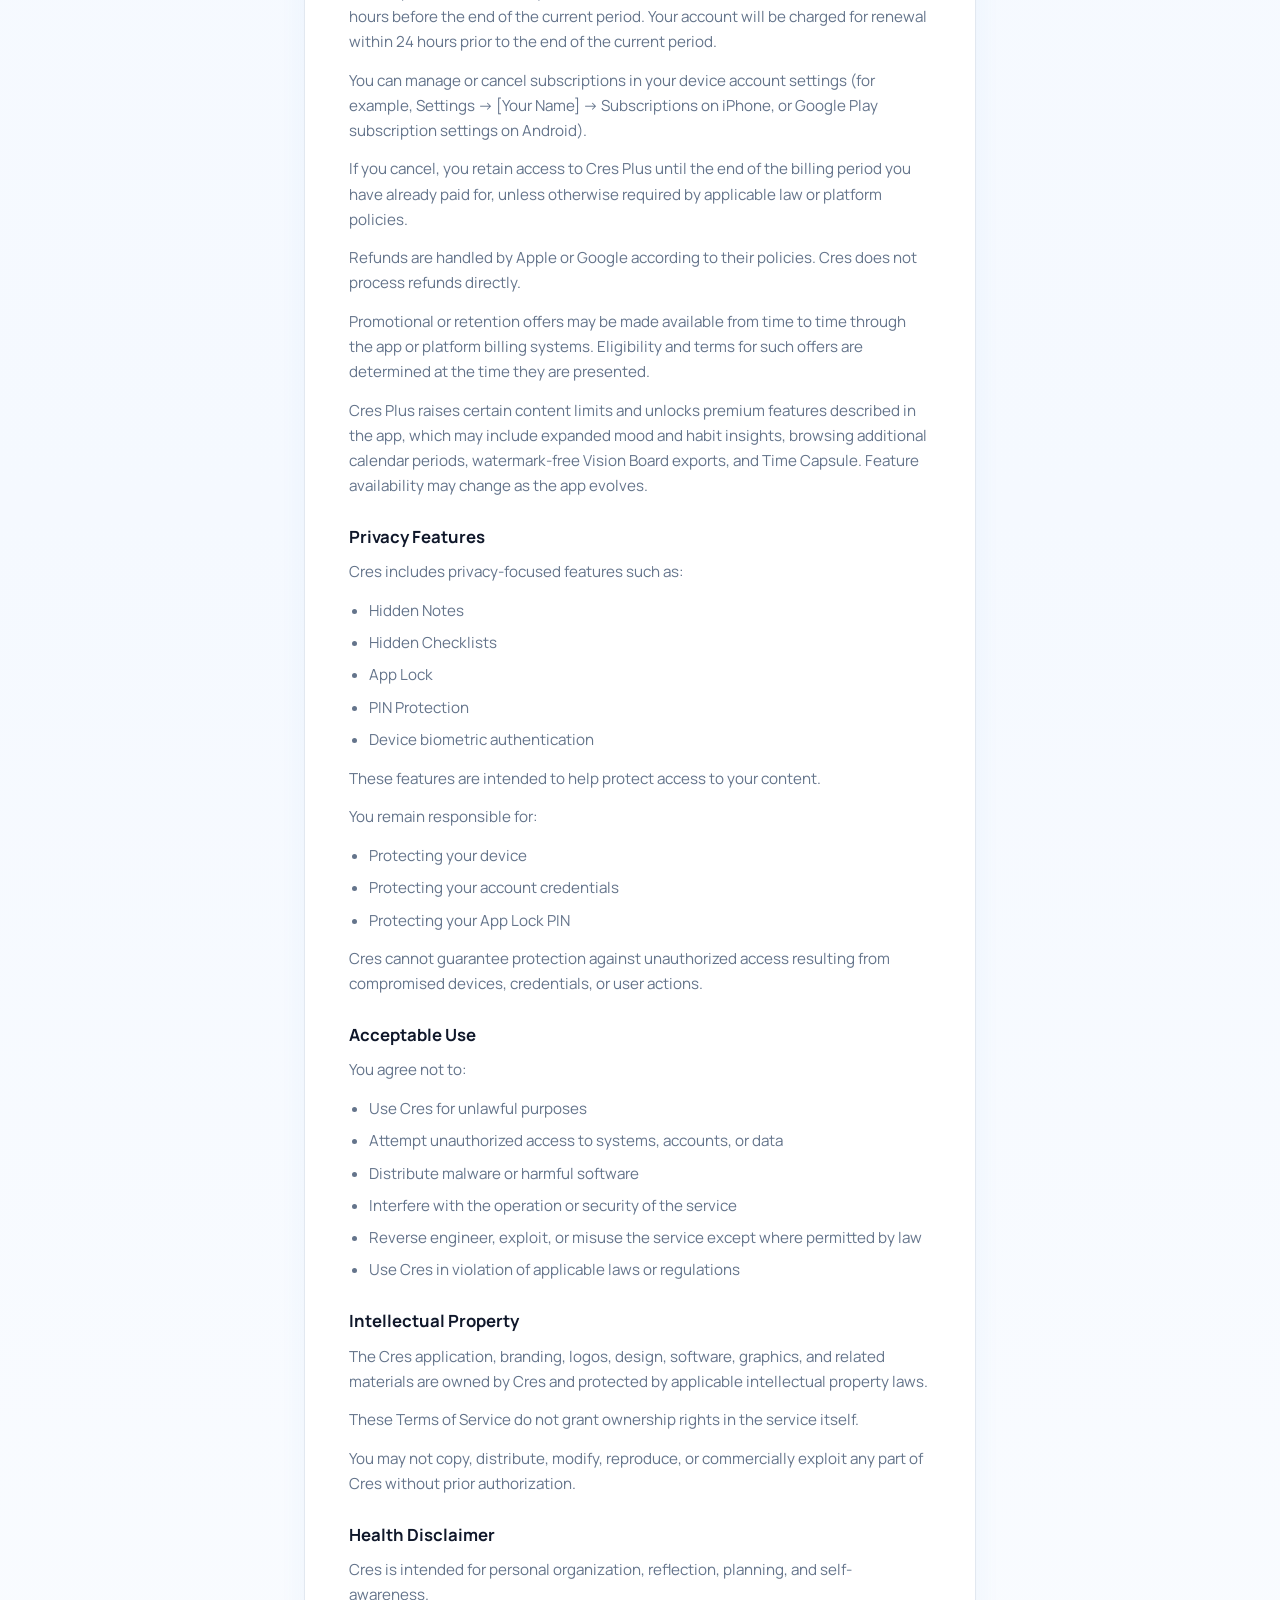
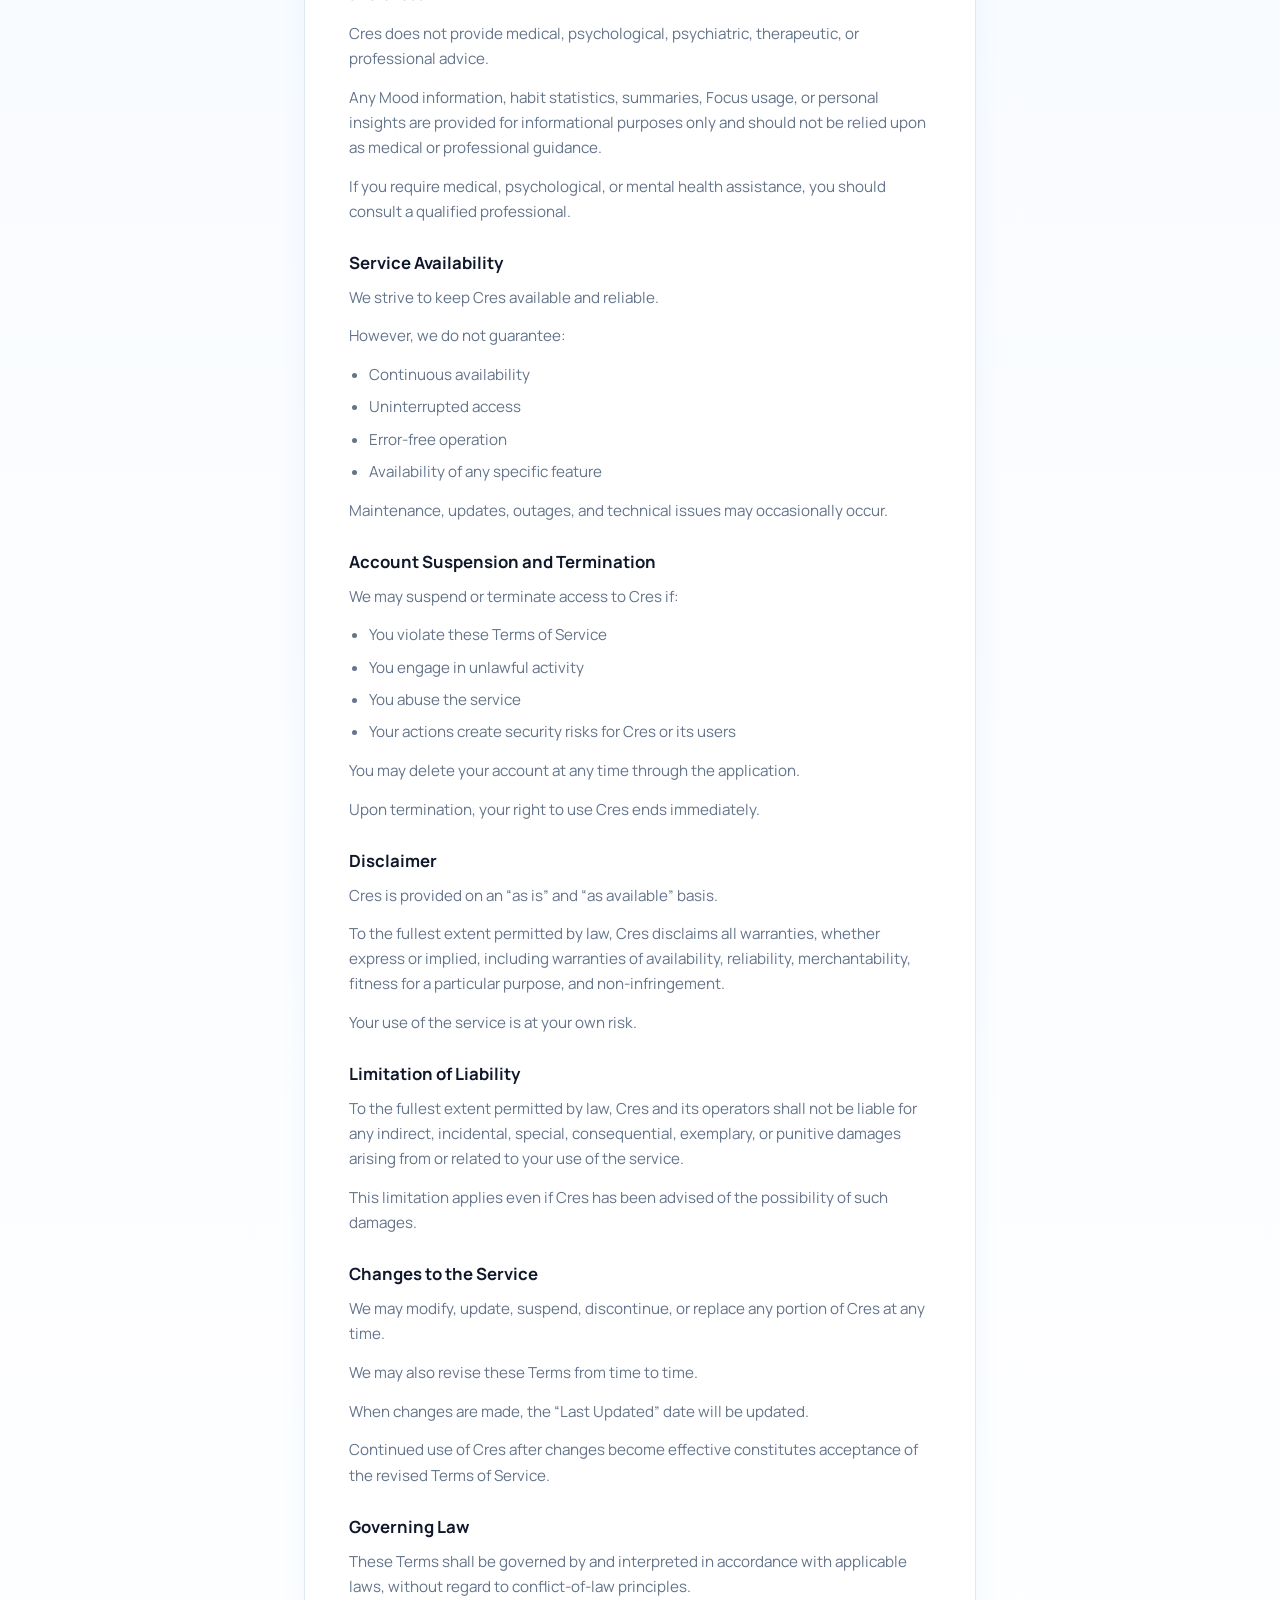
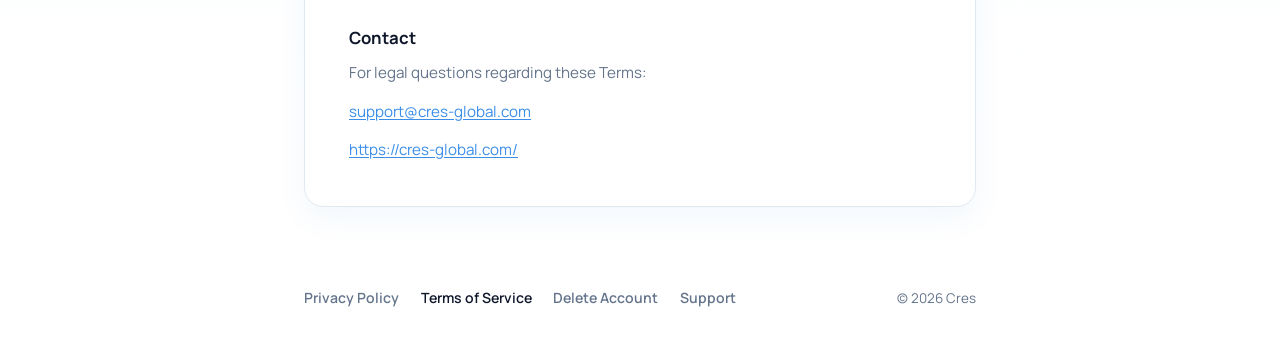
<file: terms.html>
<!doctype html>
<html lang="en">
  <head>
    <meta charset="UTF-8" />
    <meta name="viewport" content="width=device-width, initial-scale=1.0" />
    <meta
      name="description"
      content="Read the Cres Terms of Service — the rules, rights, and responsibilities for using the Cres personal growth app."
    />
    <title>Terms of Service — Cres</title>
    <link rel="canonical" href="https://cres-global.com/terms.html" />
    <meta property="og:type" content="website" />
    <meta property="og:site_name" content="Cres" />
    <meta property="og:title" content="Terms of Service — Cres" />
    <meta
      property="og:description"
      content="Read the Cres Terms of Service — the rules, rights, and responsibilities for using the Cres personal growth app."
    />
    <meta property="og:image" content="https://cres-global.com/assets/logo.png" />
    <meta property="og:url" content="https://cres-global.com/terms.html" />
    <meta name="twitter:card" content="summary" />
    <meta name="twitter:title" content="Terms of Service — Cres" />
    <meta
      name="twitter:description"
      content="Read the Cres Terms of Service — the rules, rights, and responsibilities for using the Cres personal growth app."
    />
    <meta name="twitter:image" content="https://cres-global.com/assets/logo.png" />
    <link rel="icon" href="assets/logo.png" type="image/png" sizes="32x32" />
    <link rel="apple-touch-icon" href="assets/logo.png" sizes="180x180" />
    <link rel="preconnect" href="https://fonts.googleapis.com" />
    <link rel="preconnect" href="https://fonts.gstatic.com" crossorigin />
    <link
      href="https://fonts.googleapis.com/css2?family=Manrope:wght@400;500;700;800&family=Golos+Text:wght@500;700&display=swap"
      rel="stylesheet"
    />
    <link rel="stylesheet" href="styles.css?v=20261121" />
  </head>
  <body class="legal-body">
    <div class="bg-glow glow-a" aria-hidden="true"></div>
    <div class="bg-glow glow-b" aria-hidden="true"></div>

    <header class="site-header site-header--legal">
      <a href="index.html#top" class="logo">
        <img src="assets/logo.png" alt="" class="logo-mark" width="32" height="32" />
        Cres
      </a>
      <div class="store-links" aria-label="Navigation">
        <a href="index.html#top" class="button button-ghost store-button">Back to Home</a>
      </div>
    </header>

    <main class="legal-page">
      <article class="legal-doc">
        <header class="legal-doc-head">
          <h1>Terms of Service</h1>
          <p class="legal-meta">Last updated: November 2026</p>
        </header>

        <section>
          <h2>Acceptance of Terms</h2>
          <p>
            By creating an account or using Cres, you agree to these Terms of Service.
          </p>
          <p>If you do not agree to these Terms, please do not use Cres.</p>
        </section>

        <section>
          <h2>About Cres</h2>
          <p>
            Cres is a personal growth application that brings together Notes, Checklists, Tasks,
            Habits, Mood, Calendar, Focus, and Vision Boards in one calm workspace. Optional paid
            features are available through Cres Plus.
          </p>
          <p>
            Cres is intended for personal organization, reflection, planning, and self-awareness.
          </p>
        </section>

        <section>
          <h2>Eligibility</h2>
          <p>
            You must be at least 13 years old, or the minimum age required in your jurisdiction,
            to use Cres.
          </p>
          <p>
            By using Cres, you represent and warrant that you meet these requirements.
          </p>
        </section>

        <section>
          <h2>User Accounts</h2>
          <p>Certain features of Cres require an account.</p>
          <p>You are responsible for:</p>
          <ul>
            <li>Maintaining the confidentiality of your account credentials</li>
            <li>Maintaining access to your chosen authentication provider</li>
            <li>All activity that occurs under your account</li>
          </ul>
          <p>
            If you believe your account has been accessed without authorization, you should
            contact us promptly.
          </p>
        </section>

        <section>
          <h2>Authentication</h2>
          <p>Cres may support:</p>
          <ul>
            <li>Apple Sign In</li>
            <li>Google Sign In</li>
            <li>Email and Password Authentication</li>
          </ul>
          <p>You are responsible for maintaining access to your selected authentication method.</p>
        </section>

        <section>
          <h2>User Content</h2>
          <p>You retain ownership of the content you create within Cres.</p>
          <p>This may include:</p>
          <ul>
            <li>Notes</li>
            <li>Hidden Notes</li>
            <li>Checklists</li>
            <li>Hidden Checklists</li>
            <li>Tasks</li>
            <li>Habits</li>
            <li>Mood entries</li>
            <li>Calendar events and categories</li>
            <li>Focus (Pomodoro-style) session records</li>
            <li>Vision Boards</li>
            <li>Photos and attachments</li>
            <li>Personal reflections, goals, and other content</li>
            <li>Time Capsule sealed notes and checklists</li>
          </ul>
          <p>
            You grant Cres a limited, non-exclusive license to store, synchronize, process,
            display, and transmit your content solely for the purpose of operating and improving
            the service.
          </p>
          <p>We do not claim ownership of your content.</p>
        </section>

        <section>
          <h2>Calendar</h2>
          <p>
            Cres may provide a Calendar for creating and managing events, categories, recurrence,
            and reminders.
          </p>
          <p>
            You are responsible for the accuracy of the information you enter. Calendar reminders
            depend on device notification permission and may not fire if notifications are disabled
            or the device is offline or powered off.
          </p>
        </section>

        <section>
          <h2>Focus (Pomodoro)</h2>
          <p>
            Cres may provide a Focus feature that uses Pomodoro-style focus and break intervals to
            support concentration.
          </p>
          <p>
            Focus is a productivity tool. It does not guarantee productivity outcomes. The live timer
            and temporary Focus preferences are not intended as a permanent archive; completed sessions
            may be recorded with your account when the app saves them.
          </p>
        </section>

        <section>
          <h2>Time Capsule</h2>
          <p>
            Cres Plus includes Time Capsule, which lets you seal selected Notes or Checklists until a
            future date you choose.
          </p>
          <p>
            While sealed, the content is locked and not readable in the app. On or after the open
            date, content may be restored when the app can successfully access your account data.
          </p>
          <p>
            Time Capsule requires network access to retrieve sealed content from your account. If your
            device is offline when the open date is reached, content may remain unavailable until
            sync succeeds.
          </p>
          <p>Time Capsule is available only with an active Cres Plus subscription.</p>
        </section>

        <section>
          <h2>Cres Plus Subscriptions</h2>
          <p>
            Cres offers an optional auto-renewable subscription called <strong>Cres Plus</strong> (the
            free plan is labeled <strong>Cres</strong> in the app).
          </p>
          <p>Cres Plus may be offered as:</p>
          <ul>
            <li>A monthly subscription</li>
            <li>An annual subscription</li>
          </ul>
          <p>
            Prices, billing periods, and localized plan names are shown in the app and in the App
            Store or Google Play at the time of purchase. We do not guarantee that any specific price
            will remain available.
          </p>
          <p>
            On iPhone, purchases are processed by Apple through In-App Purchase. On other supported
            platforms, purchases may be processed by Google Play. Cres uses RevenueCat to manage
            subscription entitlements. We do not receive or store your payment card details.
          </p>
          <p>Payment will be charged to your Apple ID or Google Play account at confirmation of purchase.</p>
          <p>
            Subscriptions automatically renew unless auto-renew is turned off at least 24 hours before
            the end of the current period. Your account will be charged for renewal within 24 hours
            prior to the end of the current period.
          </p>
          <p>
            You can manage or cancel subscriptions in your device account settings (for example,
            Settings &rarr; [Your Name] &rarr; Subscriptions on iPhone, or Google Play subscription
            settings on Android).
          </p>
          <p>
            If you cancel, you retain access to Cres Plus until the end of the billing period you
            have already paid for, unless otherwise required by applicable law or platform policies.
          </p>
          <p>
            Refunds are handled by Apple or Google according to their policies. Cres does not
            process refunds directly.
          </p>
          <p>
            Promotional or retention offers may be made available from time to time through the app
            or platform billing systems. Eligibility and terms for such offers are determined at the
            time they are presented.
          </p>
          <p>
            Cres Plus raises certain content limits and unlocks premium features described in the
            app, which may include expanded mood and habit insights, browsing additional calendar
            periods, watermark-free Vision Board exports, and Time Capsule. Feature availability may
            change as the app evolves.
          </p>
        </section>

        <section>
          <h2>Privacy Features</h2>
          <p>Cres includes privacy-focused features such as:</p>
          <ul>
            <li>Hidden Notes</li>
            <li>Hidden Checklists</li>
            <li>App Lock</li>
            <li>PIN Protection</li>
            <li>Device biometric authentication</li>
          </ul>
          <p>These features are intended to help protect access to your content.</p>
          <p>You remain responsible for:</p>
          <ul>
            <li>Protecting your device</li>
            <li>Protecting your account credentials</li>
            <li>Protecting your App Lock PIN</li>
          </ul>
          <p>
            Cres cannot guarantee protection against unauthorized access resulting from
            compromised devices, credentials, or user actions.
          </p>
        </section>

        <section>
          <h2>Acceptable Use</h2>
          <p>You agree not to:</p>
          <ul>
            <li>Use Cres for unlawful purposes</li>
            <li>Attempt unauthorized access to systems, accounts, or data</li>
            <li>Distribute malware or harmful software</li>
            <li>Interfere with the operation or security of the service</li>
            <li>
              Reverse engineer, exploit, or misuse the service except where permitted by law
            </li>
            <li>Use Cres in violation of applicable laws or regulations</li>
          </ul>
        </section>

        <section>
          <h2>Intellectual Property</h2>
          <p>
            The Cres application, branding, logos, design, software, graphics, and related
            materials are owned by Cres and protected by applicable intellectual property laws.
          </p>
          <p>These Terms of Service do not grant ownership rights in the service itself.</p>
          <p>
            You may not copy, distribute, modify, reproduce, or commercially exploit any part
            of Cres without prior authorization.
          </p>
        </section>

        <section>
          <h2>Health Disclaimer</h2>
          <p>
            Cres is intended for personal organization, reflection, planning, and self-awareness.
          </p>
          <p>
            Cres does not provide medical, psychological, psychiatric, therapeutic, or
            professional advice.
          </p>
          <p>
            Any Mood information, habit statistics, summaries, Focus usage, or personal insights are
            provided for informational purposes only and should not be relied upon as medical or
            professional guidance.
          </p>
          <p>
            If you require medical, psychological, or mental health assistance, you should
            consult a qualified professional.
          </p>
        </section>

        <section>
          <h2>Service Availability</h2>
          <p>We strive to keep Cres available and reliable.</p>
          <p>However, we do not guarantee:</p>
          <ul>
            <li>Continuous availability</li>
            <li>Uninterrupted access</li>
            <li>Error-free operation</li>
            <li>Availability of any specific feature</li>
          </ul>
          <p>Maintenance, updates, outages, and technical issues may occasionally occur.</p>
        </section>

        <section>
          <h2>Account Suspension and Termination</h2>
          <p>We may suspend or terminate access to Cres if:</p>
          <ul>
            <li>You violate these Terms of Service</li>
            <li>You engage in unlawful activity</li>
            <li>You abuse the service</li>
            <li>Your actions create security risks for Cres or its users</li>
          </ul>
          <p>You may delete your account at any time through the application.</p>
          <p>Upon termination, your right to use Cres ends immediately.</p>
        </section>

        <section>
          <h2>Disclaimer</h2>
          <p>Cres is provided on an &ldquo;as is&rdquo; and &ldquo;as available&rdquo; basis.</p>
          <p>
            To the fullest extent permitted by law, Cres disclaims all warranties, whether
            express or implied, including warranties of availability, reliability,
            merchantability, fitness for a particular purpose, and non-infringement.
          </p>
          <p>Your use of the service is at your own risk.</p>
        </section>

        <section>
          <h2>Limitation of Liability</h2>
          <p>
            To the fullest extent permitted by law, Cres and its operators shall not be liable
            for any indirect, incidental, special, consequential, exemplary, or punitive damages
            arising from or related to your use of the service.
          </p>
          <p>
            This limitation applies even if Cres has been advised of the possibility of such
            damages.
          </p>
        </section>

        <section>
          <h2>Changes to the Service</h2>
          <p>
            We may modify, update, suspend, discontinue, or replace any portion of Cres at any
            time.
          </p>
          <p>We may also revise these Terms from time to time.</p>
          <p>When changes are made, the &ldquo;Last Updated&rdquo; date will be updated.</p>
          <p>
            Continued use of Cres after changes become effective constitutes acceptance of the
            revised Terms of Service.
          </p>
        </section>

        <section>
          <h2>Governing Law</h2>
          <p>
            These Terms shall be governed by and interpreted in accordance with applicable laws,
            without regard to conflict-of-law principles.
          </p>
        </section>

        <section>
          <h2>Contact</h2>
          <p>For legal questions regarding these Terms:</p>
          <p>
            <a href="mailto:support@cres-global.com">support@cres-global.com</a>
          </p>
          <p>
            <a href="https://cres-global.com/">https://cres-global.com/</a>
          </p>
        </section>
      </article>
    </main>

    <footer class="legal-footer">
      <nav class="legal-footer-nav" aria-label="Legal">
        <a href="privacy.html">Privacy Policy</a>
        <a href="terms.html" aria-current="page">Terms of Service</a>
        <a href="delete-account.html">Delete Account</a>
        <a href="support.html">Support</a>
      </nav>
      <p class="legal-footer-copy">&copy; 2026 Cres</p>
    </footer>
  </body>
</html>
</file>
<file: styles.css>
:root {
  --bg: #fafcff;
  --paper: #ffffff;
  --panel: #ffffff;
  --text: #0f172a;
  --muted: #64748b;
  --brand: #5ba7f7;
  --brand-2: #3b8ee8;
  --accent: #ddefff;
  --border: #e2e8f0;
  --outline: rgba(91, 167, 247, 0.14);
  --radius-lg: 1.8rem;
  --radius-md: 1.2rem;
  --shadow: 0 24px 60px rgba(59, 130, 210, 0.08);
  --shadow-soft: 0 12px 28px rgba(59, 130, 210, 0.06);
}

* {
  box-sizing: border-box;
}

html {
  scroll-behavior: smooth;
  overflow-x: hidden;
}

body {
  margin: 0;
  min-height: 100vh;
  font-family: "Manrope", "Segoe UI", sans-serif;
  color: var(--text);
  background: linear-gradient(180deg, #fafcff 0%, #f5f9ff 55%, #ffffff 100%);
  line-height: 1.6;
  overflow-x: hidden;
}

.bg-glow {
  position: fixed;
  width: min(48vw, 30rem);
  aspect-ratio: 1;
  border-radius: 999px;
  filter: blur(18px);
  z-index: -1;
  pointer-events: none;
  opacity: 0.65;
}

.glow-a {
  top: -11rem;
  right: -7rem;
  background: radial-gradient(circle, rgba(147, 197, 253, 0.55), rgba(147, 197, 253, 0));
}

.glow-b {
  bottom: -14rem;
  left: -8rem;
  background: radial-gradient(circle, rgba(91, 167, 247, 0.45), rgba(91, 167, 247, 0));
}

.site-header {
  position: sticky;
  top: 0;
  backdrop-filter: blur(12px);
  background: rgba(250, 252, 255, 0.88);
  border-bottom: 1px solid var(--border);
  display: flex;
  align-items: center;
  justify-content: space-between;
  gap: 1rem;
  padding: 0.95rem clamp(1rem, 3.2vw, 3rem);
  min-height: calc(0.95rem * 2 + 2.5rem);
  z-index: 30;
}

.logo {
  display: inline-flex;
  align-items: center;
  gap: 0.55rem;
  font-family: "Golos Text", sans-serif;
  font-size: clamp(1.18rem, 1.1rem + 0.4vw, 1.56rem);
  font-weight: 700;
  color: var(--text);
  text-decoration: none;
  letter-spacing: 0.01em;
}

.logo-mark {
  display: block;
  width: 2rem;
  height: 2rem;
  border-radius: 0.45rem;
  flex-shrink: 0;
}

.main-nav {
  display: none;
  gap: 1.5rem;
}

.store-links {
  display: flex;
  align-items: center;
  gap: 0.45rem;
}

.store-button {
  padding: 0.56rem 0.8rem;
  font-size: 0.76rem;
  white-space: nowrap;
  gap: 0.6rem;
}

.button:has(.fa-apple),
.mobile-store-link:has(.fa-apple),
.footer-store-link:has(.fa-apple) {
  gap: 0.6rem;
}

.badge-soon {
  display: inline-flex;
  align-items: center;
  padding: 0.12rem 0.42rem;
  border-radius: 999px;
  background: rgba(91, 167, 247, 0.14);
  color: var(--brand-2);
  font-size: 0.62rem;
  font-weight: 800;
  letter-spacing: 0.04em;
  text-transform: uppercase;
  line-height: 1.2;
}

.menu-toggle {
  display: flex;
  flex-direction: column;
  justify-content: center;
  gap: 0.28rem;
  width: 2.5rem;
  height: 2.5rem;
  padding: 0.45rem;
  border: 1px solid var(--border);
  border-radius: 0.65rem;
  background: rgba(255, 255, 255, 0.95);
  cursor: pointer;
  flex-shrink: 0;
  position: relative;
  z-index: 30;
}

.menu-toggle:focus-visible {
  outline: 2px solid var(--brand);
  outline-offset: 2px;
}

.menu-toggle-bar {
  display: block;
  width: 100%;
  height: 2px;
  border-radius: 999px;
  background: var(--text);
  transition: transform 280ms cubic-bezier(0.22, 1, 0.36, 1), opacity 220ms ease;
}

.menu-toggle[aria-expanded="true"] .menu-toggle-bar:nth-child(1) {
  transform: translateY(0.42rem) rotate(45deg);
}

.menu-toggle[aria-expanded="true"] .menu-toggle-bar:nth-child(2) {
  opacity: 0;
}

.menu-toggle[aria-expanded="true"] .menu-toggle-bar:nth-child(3) {
  transform: translateY(-0.42rem) rotate(-45deg);
}

.mobile-nav-backdrop {
  position: fixed;
  inset: 0;
  background: rgba(15, 23, 42, 0.35);
  z-index: 24;
  opacity: 0;
  visibility: hidden;
  pointer-events: none;
  transition: opacity 280ms ease, visibility 280ms ease;
}

.mobile-nav-backdrop.is-open {
  opacity: 1;
  visibility: visible;
  pointer-events: auto;
}

.mobile-nav {
  display: flex;
  position: fixed;
  top: 0;
  right: 0;
  width: min(18rem, 88vw);
  height: 100dvh;
  padding: 5rem 1.25rem 1.5rem;
  flex-direction: column;
  gap: 0.35rem;
  background: rgba(250, 252, 255, 0.98);
  border-left: 1px solid var(--border);
  box-shadow: -12px 0 40px rgba(59, 130, 210, 0.12);
  z-index: 25;
  overflow-y: auto;
  transform: translateX(105%);
  visibility: hidden;
  pointer-events: none;
  transition:
    transform 320ms cubic-bezier(0.22, 1, 0.36, 1),
    visibility 320ms ease;
  will-change: transform;
}

.mobile-nav.is-open {
  transform: translateX(0);
  visibility: visible;
  pointer-events: auto;
}

.mobile-nav.is-open a {
  animation: mobile-nav-link-in 360ms cubic-bezier(0.22, 1, 0.36, 1) both;
}

.mobile-nav.is-open a:nth-child(1) { animation-delay: 40ms; }
.mobile-nav.is-open a:nth-child(2) { animation-delay: 70ms; }
.mobile-nav.is-open a:nth-child(3) { animation-delay: 100ms; }
.mobile-nav.is-open a:nth-child(4) { animation-delay: 130ms; }
.mobile-nav.is-open a:nth-child(5) { animation-delay: 160ms; }
.mobile-nav.is-open .mobile-nav-stores a:nth-child(1) { animation-delay: 190ms; }
.mobile-nav.is-open .mobile-nav-stores a:nth-child(2) { animation-delay: 220ms; }

@keyframes mobile-nav-link-in {
  from {
    opacity: 0;
    transform: translateX(0.65rem);
  }

  to {
    opacity: 1;
    transform: translateX(0);
  }
}

.mobile-nav a {
  display: block;
  padding: 0.72rem 0.5rem;
  color: var(--text);
  text-decoration: none;
  font-weight: 600;
  border-radius: 0.55rem;
}

.mobile-nav a:hover,
.mobile-nav a:focus-visible {
  background: rgba(221, 239, 255, 0.65);
}

.mobile-nav-stores {
  margin-top: 1rem;
  padding-top: 1rem;
  border-top: 1px solid var(--border);
  display: flex;
  flex-direction: column;
  gap: 0.5rem;
}

.mobile-store-link {
  display: inline-flex !important;
  align-items: center;
  gap: 0.5rem;
}

body.nav-open {
  overflow: hidden;
}

.main-nav a {
  color: #2c3950;
  text-decoration: none;
  font-size: 0.95rem;
}

.main-nav a:hover,
.main-nav a:focus-visible {
  color: #0c1424;
}

main {
  width: min(80rem, 100% - 2rem);
  margin: 0 auto;
  padding-bottom: 6rem;
  max-width: 100%;
  overflow-x: visible;
}

.hero {
  display: grid;
  gap: 2.4rem;
  align-items: center;
  padding-top: clamp(3.2rem, 8vw, 7rem);
  position: relative;
}

.hero-content {
  max-width: 39rem;
}

.hero-visual {
  margin: 0;
  display: flex;
  justify-content: center;
  position: relative;
  min-height: clamp(26rem, 72vw, 38rem);
  align-items: center;
  isolation: isolate;
  overflow: visible;
  width: 100%;
  max-width: 100%;
  padding-inline: clamp(0.75rem, 4vw, 2rem);
}

.hero-visual::before,
.hero-visual::after {
  content: "";
  position: absolute;
  top: 0;
  bottom: 0;
  width: clamp(1.25rem, 8vw, 3rem);
  z-index: 6;
  pointer-events: none;
}

.hero-visual::before {
  left: 0;
  background: linear-gradient(
    to right,
    rgba(250, 252, 255, 0.97) 0%,
    rgba(250, 252, 255, 0.55) 45%,
    transparent 100%
  );
}

.hero-visual::after {
  right: 0;
  background: linear-gradient(
    to left,
    rgba(250, 252, 255, 0.97) 0%,
    rgba(250, 252, 255, 0.55) 45%,
    transparent 100%
  );
}

.hero-phones {
  position: relative;
  display: flex;
  align-items: center;
  justify-content: center;
  width: min(100%, 32rem);
  min-height: clamp(22rem, 62vw, 32rem);
  padding: clamp(0.75rem, 2.5vw, 1.5rem) clamp(0.25rem, 2vw, 0.75rem);
}

.hero .hero-phones {
  width: min(100%, 34rem);
}

.hero .hero-visual {
  min-height: clamp(27rem, 74vw, 40rem);
}

.hero .phone-mockup {
  width: clamp(7.3rem, 30vw, 12.5rem);
}

.hero .phone-mockup-center {
  width: clamp(8.45rem, 34vw, 14.1rem);
  box-shadow:
    0 36px 64px rgba(59, 130, 210, 0.26),
    0 28px 52px rgba(18, 26, 43, 0.22),
    0 0 0 1px rgba(255, 255, 255, 0.08) inset;
}

.phone-mockup {
  --phone-bezel: clamp(0.22rem, 0.55vw, 0.32rem);
  position: relative;
  flex: 0 0 auto;
  display: flex;
  flex-direction: column;
  width: clamp(6.8rem, 28vw, 11.5rem);
  padding: var(--phone-bezel);
  border-radius: clamp(1.65rem, 4vw, 2.45rem);
  background: linear-gradient(150deg, #1f2431 0%, #3a4558 30%, #0f131b 100%);
  box-shadow:
    0 24px 48px rgba(18, 26, 43, 0.22),
    0 0 0 1px rgba(255, 255, 255, 0.06) inset;
  transition: filter 100ms ease-out, transform 100ms ease-out;
  will-change: transform;
}

.phone-mockup-left {
  z-index: 1;
  transform: rotate(-11deg) translateY(0.35rem);
  margin-right: clamp(-2.4rem, -9vw, -1.6rem);
}

.phone-mockup-center {
  z-index: 3;
  width: clamp(7.8rem, 32vw, 13rem);
  transform: rotate(2.5deg);
  box-shadow:
    0 32px 56px rgba(59, 130, 210, 0.22),
    0 24px 48px rgba(18, 26, 43, 0.2),
    0 0 0 1px rgba(255, 255, 255, 0.08) inset;
}

.phone-mockup-right {
  z-index: 2;
  transform: rotate(11deg) translateY(0.35rem);
  margin-left: clamp(-2.4rem, -9vw, -1.6rem);
}

.phone-notch {
  position: absolute;
  top: calc(var(--phone-bezel) + clamp(0.32rem, 0.9vw, 0.48rem));
  left: 50%;
  transform: translateX(-50%);
  width: 26%;
  height: clamp(0.42rem, 1vw, 0.62rem);
  border-radius: 999px;
  background: #0d1118;
  z-index: 2;
}

.phone-screen {
  width: 100%;
  aspect-ratio: 472 / 1024;
  border-radius: clamp(1.45rem, 3.6vw, 2.15rem);
  background: #ffffff;
  overflow: hidden;
  border: 1px solid rgba(255, 255, 255, 0.35);
}

.phone-screen-img {
  display: block;
  width: 100%;
  height: 100%;
  object-fit: cover;
  object-position: top center;
}

.hero-aura {
  position: absolute;
  width: min(92%, 31rem);
  aspect-ratio: 1;
  border-radius: 48% 52% 59% 41% / 42% 53% 47% 58%;
  background:
    radial-gradient(circle at 34% 30%, rgba(147, 197, 253, 0.5), transparent 58%),
    radial-gradient(circle at 72% 72%, rgba(91, 167, 247, 0.42), transparent 62%),
    linear-gradient(140deg, rgba(255, 255, 255, 0.95), rgba(221, 239, 255, 0.88));
  filter: blur(0.4px);
  z-index: -1;
  transition: transform 100ms ease-out, filter 100ms ease-out;
}

.hero-chip {
  position: absolute;
  display: inline-flex;
  align-items: center;
  gap: 0.5rem;
  padding: 0.48rem 0.72rem;
  border-radius: 0.95rem;
  background: rgba(255, 255, 255, 0.92);
  border: 1px solid rgba(186, 210, 240, 0.55);
  box-shadow: 0 16px 34px rgba(59, 130, 210, 0.12);
  font-size: 0.74rem;
  font-weight: 700;
  color: #3a4a68;
  backdrop-filter: blur(8px);
  z-index: 10;
}

.hero-chip strong {
  color: #0f172a;
}

.chip-dot {
  width: 0.5rem;
  height: 0.5rem;
  border-radius: 999px;
  background: linear-gradient(180deg, var(--brand), var(--brand-2));
}

.chip-dot-soft {
  background: linear-gradient(180deg, #7bbdf9, #5ba7f7);
}

.chip-top {
  top: 4%;
  right: 2%;
}

.chip-bottom {
  bottom: 10%;
  left: 0;
}

.chip-left {
  left: 0;
  top: 28%;
}

.chip-right {
  right: 0;
  bottom: 22%;
}

.eyebrow {
  display: inline-flex;
  margin: 0;
  padding: 0.25rem 0.72rem;
  border: 1px solid var(--outline);
  border-radius: 999px;
  background: rgba(255, 255, 255, 0.92);
  color: var(--muted);
  font-size: 0.8rem;
  letter-spacing: 0.04em;
  text-transform: uppercase;
}

h1,
h2,
h3 {
  margin-top: 0;
  line-height: 1.15;
}

h1 {
  margin-bottom: 1rem;
  margin-top: 1.25rem;
  font-size: clamp(2.1rem, 1.2rem + 4.6vw, 4.8rem);
  max-width: 20ch;
}

.hero h1 {
  font-size: clamp(1.72rem, 0.98rem + 3.8vw, 3.95rem);
  max-width: 22ch;
}

.hero h1 .hero-line-two {
  display: block;
  color: var(--text);
}

.hero h1 .hero-accent {
  color: var(--brand);
}

h1 span {
  display: block;
  color: var(--brand);
}

.hero-copy {
  max-width: 58ch;
  color: var(--muted);
  font-size: clamp(1.02rem, 0.95rem + 0.33vw, 1.2rem);
}

.hero-actions {
  display: flex;
  flex-wrap: wrap;
  gap: 0.85rem;
  margin-top: 2rem;
}

.hero-platform-line {
  margin: 1rem 0 0;
  color: var(--muted);
  font-size: 0.88rem;
  font-weight: 600;
}

.button {
  display: inline-flex;
  justify-content: center;
  align-items: center;
  border-radius: 999px;
  border: 1px solid transparent;
  padding: 0.72rem 1.18rem;
  color: #ffffff;
  font-weight: 700;
  text-decoration: none;
  background: linear-gradient(135deg, var(--brand) 0%, var(--brand-2) 100%);
  box-shadow: 0 4px 14px rgba(91, 167, 247, 0.28);
  transition: transform 220ms ease, box-shadow 220ms ease;
}

.button:hover,
.button:focus-visible {
  transform: translateY(-1px);
  box-shadow: 0 14px 36px rgba(91, 167, 247, 0.34);
}

.button-ghost {
  background: #ffffff;
  border-color: var(--border);
  color: var(--text);
  box-shadow: none;
}

.button-ghost:hover,
.button-ghost:focus-visible {
  border-color: rgba(91, 167, 247, 0.45);
  background: rgba(221, 239, 255, 0.35);
  box-shadow: 0 8px 20px rgba(91, 167, 247, 0.1);
}

.section {
  margin-top: clamp(5rem, 10vw, 9.5rem);
  max-width: 100%;
  min-width: 0;
}

.story-layout {
  display: grid;
  gap: 1.1rem;
}

.story-card {
  border-radius: var(--radius-lg);
  overflow: hidden;
  background: var(--panel);
  box-shadow: var(--shadow);
  border: 1px solid rgba(83, 105, 145, 0.12);
}

.story-card img {
  width: 100%;
  object-fit: cover;
  display: block;
}

.story-main img {
  height: clamp(16rem, 40vw, 28rem);
}

.story-side img {
  height: clamp(13rem, 34vw, 22rem);
}

.story-content {
  padding: clamp(1.3rem, 2.5vw, 2rem);
}

.story-content h2 {
  margin-top: 0.9rem;
  margin-bottom: 0.9rem;
  font-size: clamp(1.5rem, 1.2rem + 1.9vw, 2.8rem);
  max-width: 20ch;
}

.story-content p {
  margin: 0;
  color: var(--muted);
  max-width: 58ch;
}

.principles-grid {
  margin-top: clamp(3rem, 7vw, 5rem);
  margin-bottom: clamp(2rem, 5vw, 4rem);
}

.principles-heading {
  margin-bottom: 1.25rem;
}

.principles-heading h2 {
  margin: 0;
  font-size: clamp(1.5rem, 1.15rem + 2.1vw, 2.8rem);
  max-width: 22ch;
}

.principles-wrapper {
  display: grid;
  gap: 0.9rem;
  grid-auto-flow: row;
}

.principle-card {
  background: linear-gradient(160deg, rgba(221, 239, 255, 0.55), rgba(255, 255, 255, 1));
  border: 1px solid rgba(91, 167, 247, 0.18);
  border-radius: var(--radius-md);
  padding: 1.35rem;
  box-shadow: 0 8px 20px rgba(59, 130, 210, 0.06);
  transition: transform 220ms ease, box-shadow 220ms ease, background 220ms ease;
  position: relative;
  overflow: hidden;
  display: flex;
  align-items: flex-start;
  gap: 1.2rem;
}

.principle-card:hover {
  transform: translateY(-2px);
  box-shadow: 0 14px 32px rgba(91, 167, 247, 0.14);
  background: linear-gradient(160deg, rgba(221, 239, 255, 0.72), rgba(255, 255, 255, 1));
}

.principle-icon {
  display: inline-flex;
  align-items: center;
  justify-content: center;
  width: 3.5rem;
  height: 3.5rem;
  min-width: 3.5rem;
  background: linear-gradient(135deg, var(--brand), var(--brand-2));
  color: #ffffff;
  border-radius: 0.8rem;
  font-size: 1.6rem;
  box-shadow: 0 4px 12px rgba(91, 167, 247, 0.28);
}

.principle-content {
  display: flex;
  flex-direction: column;
  gap: 0.25rem;
  flex: 1;
}

.principle-card strong {
  display: block;
  font-size: 1.1rem;
  color: var(--text);
  font-weight: 600;
}

.principle-card span {
  display: block;
  font-size: 0.9rem;
  color: var(--muted);
  line-height: 1.4;
}

@media (min-width: 48rem) {
  .principles-wrapper {
    grid-template-columns: repeat(2, 1fr);
  }
}

@media (min-width: 70rem) {
  .principles-wrapper {
    grid-template-columns: repeat(3, 1fr);
  }
}

.metrics-panel {
  margin-top: clamp(2rem, 5vw, 4rem);
}

.hero-metrics {
  list-style: none;
  margin: 0;
  padding: 0;
  display: grid;
  gap: 1rem;
}

.hero-metrics li {
  background: var(--paper);
  border: 1px solid var(--border);
  border-radius: var(--radius-md);
  padding: 1.1rem 1.15rem;
}

.hero-metrics strong {
  display: block;
  font-size: 1.1rem;
  color: var(--text);
}

.hero-metrics span {
  color: var(--muted);
  font-size: 0.94rem;
}

.section-heading h2,
.split h2,
.cta h2 {
  margin-top: 0.9rem;
  margin-bottom: 1rem;
  font-size: clamp(1.5rem, 1.15rem + 2.1vw, 2.8rem);
  max-width: 20ch;
}

.section-heading {
  margin-bottom: 1.5rem;
}

.feature-icons {
  display: flex;
  flex-wrap: wrap;
  gap: 0.55rem;
  margin-bottom: 0.9rem;
}

.feature-icon {
  display: inline-flex;
  align-items: center;
  gap: 0.42rem;
  padding: 0.35rem 0.65rem;
  background: #ffffff;
  border: 1px solid var(--border);
  border-radius: 999px;
  color: #334155;
  font-size: 0.78rem;
  font-weight: 700;
  letter-spacing: 0.01em;
}

.feature-glyph {
  width: 1rem;
  height: 1rem;
  border-radius: 999px;
  display: inline-block;
  position: relative;
}

.glyph-focus {
  background: radial-gradient(circle at center, #5ba7f7 32%, #93c5fd 34%);
}

.glyph-light {
  background: linear-gradient(180deg, #7bbdf9 0%, #5ba7f7 100%);
}

.glyph-light::after {
  content: "";
  position: absolute;
  bottom: -0.18rem;
  left: 50%;
  transform: translateX(-50%);
  width: 0.45rem;
  height: 0.18rem;
  border-radius: 0.2rem;
  background: #3b8ee8;
}

.glyph-progress {
  background: var(--accent);
}

.glyph-progress::before,
.glyph-progress::after {
  content: "";
  position: absolute;
  bottom: 0.16rem;
  width: 0.18rem;
  border-radius: 0.2rem;
  background: var(--brand);
}

.glyph-progress::before {
  left: 0.23rem;
  height: 0.34rem;
}

.glyph-progress::after {
  left: 0.54rem;
  height: 0.52rem;
}

.value-grid {
  display: grid;
  grid-template-columns: 1fr;
  gap: clamp(1rem, 2.5vw, 1.35rem);
  min-width: 0;
  overflow: visible;
}

#value {
  --value-progress: 0;
  overflow: visible;
  padding-inline: clamp(0.25rem, 2vw, 1.75rem);
}

.value-heading {
  text-align: center;
  max-width: 42rem;
  margin-inline: auto;
  margin-bottom: clamp(2rem, 4vw, 3rem);
}

.value-heading h2 {
  max-width: 18ch;
  margin-inline: auto;
}

.card,
.value-item,
.list-panel,
.cta {
  background: var(--paper);
  border: 1px solid var(--border);
  border-radius: var(--radius-md);
  box-shadow: var(--shadow-soft);
}

.card,
.value-item {
  padding: 1.35rem;
}

.feature-grid {
  display: grid;
  grid-template-columns: 1fr;
  gap: 0.85rem;
}

#features {
  --feature-progress: 0;
  overflow: visible;
  max-width: none;
  contain: none;
}

.features-heading {
  text-align: center;
  max-width: 75rem;
  margin-inline: auto;
  margin-bottom: clamp(2.5rem, 5vw, 3.75rem);
  padding-inline: clamp(1rem, 3vw, 1.5rem);
}

.features-title {
  margin: 0.9rem 0 0;
  font-size: clamp(1.85rem, 1.4rem + 1.8vw, 2.65rem);
  line-height: 1.1;
  letter-spacing: -0.025em;
  max-width: 14ch;
  margin-inline: auto;
}

.features-lead {
  margin: 1rem auto 0;
  max-width: 34ch;
  color: var(--muted);
  font-size: clamp(1rem, 0.94rem + 0.2vw, 1.12rem);
  line-height: 1.55;
}

.story-carousel-wrap {
  position: relative;
  width: 100vw;
  max-width: none;
  margin-left: calc(50% - 50vw);
  margin-right: calc(50% - 50vw);
  margin-top: 0.5rem;
  overflow: visible;
}

.story-carousel {
  display: flex;
  gap: clamp(1.5rem, 4vw, 3rem);
  overflow-x: auto;
  overflow-y: hidden;
  scroll-snap-type: x mandatory;
  scroll-behavior: smooth;
  --story-slide-half: clamp(10rem, 36vw, 23.75rem);
  scroll-padding-inline: max(1.5rem, calc(50% - var(--story-slide-half)));
  -webkit-overflow-scrolling: touch;
  overscroll-behavior-x: contain;
  padding-inline: max(1.5rem, calc(50% - var(--story-slide-half)));
  padding-top: clamp(1.25rem, 2.5vw, 2rem);
  padding-bottom: clamp(2rem, 4vw, 3rem);
  margin-top: calc(-1 * clamp(1.25rem, 2.5vw, 2rem));
  margin-bottom: calc(-1 * clamp(2rem, 4vw, 3rem));
  scrollbar-width: none;
  -ms-overflow-style: none;
  cursor: grab;
}

.story-carousel.is-dragging {
  cursor: grabbing;
  scroll-snap-type: none;
  scroll-behavior: auto;
  user-select: none;
}

.story-carousel:focus-visible {
  outline: 2px solid var(--brand);
  outline-offset: 4px;
}

.story-carousel::-webkit-scrollbar {
  display: none;
}

.story-slide {
  flex: 0 0 clamp(20rem, 72vw, 47.5rem);
  scroll-snap-align: center;
  scroll-snap-stop: always;
  display: flex;
  flex-direction: column;
  gap: clamp(1.35rem, 3vw, 1.85rem);
  padding: clamp(1.5rem, 3vw, 2rem);
  border-radius: 2rem;
  background: linear-gradient(168deg, #ffffff 0%, #f8fbff 55%, #f0f7ff 100%);
  border: 1px solid rgba(91, 167, 247, 0.1);
  box-shadow: 0 16px 40px rgba(59, 130, 210, 0.07);
  overflow: hidden;
  min-height: clamp(26rem, 52vw, 28rem);
  transform: scale(0.95);
  opacity: 0.72;
  transition:
    transform 420ms cubic-bezier(0.22, 1, 0.36, 1),
    opacity 420ms ease,
    box-shadow 420ms ease;
}

.story-slide.is-active {
  transform: scale(1);
  opacity: 1;
  box-shadow: 0 20px 48px rgba(59, 130, 210, 0.1);
}

.story-carousel.is-dragging .story-slide {
  transition-duration: 120ms;
}

.story-slide-visual {
  display: flex;
  justify-content: center;
  align-items: center;
  flex: 1 1 auto;
  min-height: clamp(15rem, 38vw, 18.5rem);
}

.features-phone--story {
  width: min(72%, 11.5rem);
  margin-inline: auto;
}

.story-slide-copy {
  text-align: center;
  padding: 0 0.25rem;
  flex-shrink: 0;
}

.story-slide-label {
  margin: 0 0 0.5rem;
  font-size: 0.76rem;
  font-weight: 700;
  letter-spacing: 0.1em;
  text-transform: uppercase;
  color: var(--brand-2);
}

.story-slide-copy h3 {
  margin: 0 0 0.55rem;
  font-size: clamp(1.35rem, 1.1rem + 0.8vw, 1.75rem);
  line-height: 1.15;
  letter-spacing: -0.02em;
  max-width: 16ch;
  margin-inline: auto;
}

.story-slide-copy p:last-child {
  margin: 0;
  color: var(--muted);
  font-size: clamp(0.92rem, 0.88rem + 0.15vw, 1rem);
  line-height: 1.55;
  max-width: 32ch;
  margin-inline: auto;
}

.story-shot-mood {
  object-position: center top;
}

.story-shot-privacy {
  width: 100%;
  height: 108%;
  object-fit: cover;
  object-position: top center;
  transform: translateY(-7.5%);
}

.story-connected-visual {
  position: relative;
  width: min(100%, 24rem);
  margin-inline: auto;
}

.story-connected-phones {
  display: grid;
  grid-template-columns: repeat(3, minmax(0, 1fr));
  gap: clamp(0.35rem, 1vw, 0.55rem);
  width: 100%;
}

.story-connected-phone {
  width: 100%;
}

.story-connected-bezel {
  position: relative;
  padding: 0.12rem;
  border-radius: 0.72rem;
  background: linear-gradient(155deg, #1f2431 0%, #3a4558 35%, #0f131b 100%);
  box-shadow: 0 8px 18px rgba(18, 26, 43, 0.12);
}

.story-connected-notch {
  position: absolute;
  top: 0.2rem;
  left: 50%;
  transform: translateX(-50%);
  width: 24%;
  height: 0.24rem;
  border-radius: 999px;
  background: #0d1118;
  z-index: 2;
}

.story-connected-screen {
  border-radius: 0.6rem;
  overflow: hidden;
  background: #ffffff;
  border: 1px solid rgba(255, 255, 255, 0.35);
}

.story-connected-screen img {
  display: block;
  width: 100%;
  height: auto;
  aspect-ratio: 472 / 1024;
  object-fit: cover;
  object-position: top center;
}

.story-slide--connected .story-slide-visual {
  min-height: clamp(19rem, 46vw, 24rem);
}

.story-slide--connected .story-slide-copy h3 {
  max-width: 18ch;
}

.story-slide--connected .story-slide-copy p:last-child {
  max-width: 38ch;
}

.story-carousel-fade {
  position: absolute;
  inset-block: 0;
  width: clamp(2rem, 8vw, 5rem);
  pointer-events: none;
  z-index: 2;
}

.story-carousel-fade--left {
  left: 0;
  background: linear-gradient(
    90deg,
    rgba(250, 252, 255, 0.78) 0%,
    rgba(250, 252, 255, 0.28) 55%,
    rgba(250, 252, 255, 0) 100%
  );
}

.story-carousel-fade--right {
  right: 0;
  background: linear-gradient(
    270deg,
    rgba(250, 252, 255, 0.78) 0%,
    rgba(250, 252, 255, 0.28) 55%,
    rgba(250, 252, 255, 0) 100%
  );
}

.story-carousel-dots {
  display: flex;
  justify-content: center;
  align-items: center;
  flex-wrap: wrap;
  gap: 0.45rem;
  padding: 0.25rem 1.5rem 0;
  margin-top: 0.35rem;
}

.story-carousel-dot {
  width: 0.5rem;
  height: 0.5rem;
  border: none;
  padding: 0;
  border-radius: 999px;
  background: rgba(91, 167, 247, 0.22);
  cursor: pointer;
  transition:
    background-color 220ms ease,
    transform 220ms ease,
    width 220ms ease;
}

.story-carousel-dot.is-active {
  width: 1.35rem;
  background: var(--brand);
  transform: none;
}

.story-carousel-dot:focus-visible {
  outline: 2px solid var(--brand);
  outline-offset: 3px;
}

.story-carousel.is-jumping {
  scroll-snap-type: none;
  scroll-behavior: auto;
}

.features-phone {
  width: min(100%, 13.5rem);
  margin-inline: auto;
}

.features-phone--compact {
  width: min(100%, 9.5rem);
}

.features-phone-bezel {
  --features-bezel: 0.28rem;
  position: relative;
  padding: var(--features-bezel);
  border-radius: 1.65rem;
  background: linear-gradient(155deg, #1f2431 0%, #3a4558 35%, #0f131b 100%);
  box-shadow: 0 20px 44px rgba(18, 26, 43, 0.16);
}

.features-phone-notch {
  position: absolute;
  top: calc(var(--features-bezel) + 0.32rem);
  left: 50%;
  transform: translateX(-50%);
  width: 26%;
  height: 0.42rem;
  border-radius: 999px;
  background: #0d1118;
  z-index: 2;
}

.features-phone-screen {
  width: 100%;
  aspect-ratio: 472 / 1024;
  border-radius: 1.35rem;
  overflow: hidden;
  background: #ffffff;
  border: 1px solid rgba(255, 255, 255, 0.35);
}

.features-phone-screen img {
  display: block;
  width: 100%;
  height: 100%;
  object-fit: cover;
  object-position: top center;
}

.goal-title {
  margin: 0;
  text-align: center;
  font-size: clamp(1.75rem, 1.35rem + 1.6vw, 2.35rem);
  line-height: 1.12;
  letter-spacing: -0.02em;
  position: relative;
}

#features .section-heading {
  text-align: center;
  margin-bottom: clamp(1.75rem, 3vw, 2.35rem);
}

#features .goal-title {
  max-width: 16ch;
  margin-inline: auto;
}

#features .goal-title::before {
  width: 10ch;
}

.goal-title::before {
  content: "";
  position: absolute;
  left: 50%;
  transform: translateX(-50%);
  bottom: 0.08em;
  width: 11.8ch;
  height: 0.46em;
  background: linear-gradient(90deg, rgba(91, 167, 247, 0.28), rgba(147, 197, 253, 0.22));
  z-index: -1;
}

.card {
  position: relative;
  overflow: hidden;
  border-color: var(--border);
}

.card::before {
  content: "";
  position: absolute;
  top: 0;
  left: 0;
  right: 0;
  height: 0.24rem;
  background: linear-gradient(90deg, rgba(91, 167, 247, 0.65), rgba(147, 197, 253, 0.55));
  opacity: 0;
  transition: opacity 260ms ease;
}

.card:hover::before,
.card:focus-within::before {
  opacity: 1;
}

.feature-grid .card {
  transition: transform 220ms ease, box-shadow 220ms ease;
  --feature-shift: translateY(0);
  transform: var(--feature-shift) scale(calc(0.82 + (var(--feature-progress) * 0.18)));
}

.feature-grid .card:hover,
.feature-grid .card:focus-within {
  transform: var(--feature-shift) translateY(-2px) scale(calc(0.82 + (var(--feature-progress) * 0.18)));
  box-shadow: 0 16px 30px rgba(59, 130, 210, 0.1);
}

.card-icon {
  width: 2.05rem;
  height: 2.05rem;
  border-radius: 0.62rem;
  display: inline-block;
  margin-bottom: 0.72rem;
  position: relative;
  border: 1px solid var(--border);
}

.icon-unified {
  background: linear-gradient(160deg, var(--accent) 0%, #c8e4fc 100%);
}

.icon-unified::after {
  content: "";
  position: absolute;
  inset: 0.5rem;
  border-radius: 0.3rem;
  border: 2px solid var(--brand);
}

.icon-awareness {
  background: linear-gradient(160deg, #e4f2ff 0%, #c8e4fc 100%);
}

.icon-awareness::after {
  content: "";
  position: absolute;
  top: 0.45rem;
  left: 50%;
  transform: translateX(-50%);
  width: 1.02rem;
  height: 1.02rem;
  border-radius: 999px;
  border: 2px solid var(--brand);
}

.icon-focus {
  background: linear-gradient(160deg, #e8f3ff 0%, #d0e8fc 100%);
}

.icon-focus::after {
  content: "";
  position: absolute;
  top: 0.56rem;
  left: 0.56rem;
  width: 0.9rem;
  height: 0.9rem;
  border-radius: 0.22rem;
  background: #5ba7f7;
}

.icon-visual {
  background: linear-gradient(160deg, var(--accent) 0%, #c8e4fc 100%);
}

.icon-visual::before,
.icon-visual::after {
  content: "";
  position: absolute;
  bottom: 0.45rem;
  width: 0.25rem;
  border-radius: 0.2rem;
  background: var(--brand);
}

.icon-visual::before {
  left: 0.6rem;
  height: 0.55rem;
}

.icon-visual::after {
  left: 1.02rem;
  height: 0.9rem;
}

.icon-flex {
  background: linear-gradient(160deg, var(--accent) 0%, #c8e4fc 100%);
}

.icon-flex::after {
  content: "";
  position: absolute;
  top: 0.5rem;
  left: 0.5rem;
  width: 0.95rem;
  height: 0.95rem;
  border-radius: 999px;
  border: 2px dashed var(--brand);
}

.card-primary {
  background:
    linear-gradient(155deg, rgba(234, 243, 255, 0.88), rgba(255, 255, 255, 1) 54%),
    #fff;
}

.card-soft {
  background: linear-gradient(155deg, rgba(243, 250, 255, 0.85), rgba(255, 255, 255, 1));
}

.card-focus {
  background: linear-gradient(155deg, rgba(255, 247, 219, 0.85), rgba(255, 255, 255, 1));
}

.card-progress {
  background: linear-gradient(155deg, rgba(238, 245, 255, 0.9), rgba(255, 255, 255, 1));
}

.card-flex {
  background: linear-gradient(155deg, rgba(221, 239, 255, 0.92), rgba(255, 255, 255, 1));
}

.tile-orb {
  display: flex;
  align-items: center;
  justify-content: center;
  width: min(100%, 19.5rem);
  aspect-ratio: 1;
  min-height: 0;
  margin-inline: auto;
  padding: clamp(1.35rem, 4vw, 1.85rem);
  border-radius: 50%;
  background:
    radial-gradient(circle at 32% 28%, rgba(221, 239, 255, 0.95), rgba(255, 255, 255, 0.92) 52%, #ffffff 100%);
  border-color: rgba(91, 167, 247, 0.22);
  box-shadow:
    0 18px 40px rgba(59, 130, 210, 0.1),
    inset 0 0 0 1px rgba(255, 255, 255, 0.85);
  overflow: hidden;
}

.tile-orb::before {
  display: none;
}

.orb-shell {
  width: 100%;
  min-height: 0;
  border-radius: 0;
  background: transparent;
  border: 0;
  box-shadow: none;
  padding: 0;
  text-align: center;
  display: flex;
  flex-direction: column;
  align-items: center;
  justify-content: center;
  gap: 0.45rem;
}

.orb-shell .card-icon {
  margin-bottom: 0.15rem;
  width: 1.85rem;
  height: 1.85rem;
}

.orb-shell h3,
.tile-orb h3 {
  margin: 0;
  font-size: clamp(1.12rem, 1rem + 0.35vw, 1.32rem);
  line-height: 1.2;
  letter-spacing: -0.01em;
}

.orb-shell p,
.tile-orb p {
  margin: 0;
  max-width: 21ch;
  font-size: clamp(0.84rem, 0.8rem + 0.15vw, 0.93rem);
  line-height: 1.5;
  color: var(--muted);
}

.tile-orb .card-icon,
.tile-orb h3,
.tile-orb p,
.tile-orb .orb-mark {
  position: relative;
  z-index: 1;
}

#features .feature-grid .card:not(.tile-orb):not(.card-note) h3 {
  font-size: clamp(1.05rem, 0.98rem + 0.2vw, 1.18rem);
  line-height: 1.22;
  margin-bottom: 0.42rem;
}

#features .feature-grid .card:not(.tile-orb):not(.card-note) p {
  font-size: clamp(0.88rem, 0.84rem + 0.12vw, 0.94rem);
  line-height: 1.48;
}

#features .tile-caption h3 {
  font-size: clamp(1.05rem, 0.98rem + 0.2vw, 1.15rem);
  margin-bottom: 0.38rem;
}

#features .tile-caption p {
  font-size: clamp(0.86rem, 0.82rem + 0.12vw, 0.92rem);
  line-height: 1.46;
}

#features .card-note p {
  font-size: clamp(1.02rem, 0.92rem + 0.35vw, 1.22rem);
  line-height: 1.45;
  letter-spacing: -0.01em;
}

.orb-mark {
  width: 1.65rem;
  height: 1.65rem;
  border-radius: 999px;
  border: 2px solid #d4dded;
  margin-top: 0.35rem;
}

.tile-screenshot {
  min-height: auto;
  padding: 0;
  overflow: hidden;
  display: flex;
  flex-direction: column;
}

.tile-screenshot img {
  width: 100%;
  height: 11.5rem;
  object-fit: cover;
  object-position: top center;
  display: block;
}

.tile-caption {
  padding: 1.2rem 1.35rem 1.35rem;
}

.tile-caption h3 {
  margin: 0 0 0.45rem;
  font-size: 1.1rem;
}

.tile-caption p {
  margin: 0;
  color: var(--muted);
  font-size: 0.95rem;
  line-height: 1.45;
}

.tile-image {
  min-height: 23.5rem;
  padding: 0;
  border: none;
}

.tile-image img {
  width: 100%;
  height: 100%;
  object-fit: cover;
}

.tile-overlay {
  position: absolute;
  inset: 0;
  background: linear-gradient(180deg, rgba(29, 86, 174, 0.48), rgba(30, 68, 134, 0.2) 40%, rgba(0, 0, 0, 0.04) 100%);
  color: #f4f8ff;
  padding: 1.2rem;
}

.tile-overlay .card-icon {
  border-color: rgba(255, 255, 255, 0.4);
  margin-bottom: 0.45rem;
}

.tile-overlay h3 {
  margin: 0 0 0.45rem;
  color: #ffffff;
}

.tile-overlay p {
  margin: 0;
  color: rgba(240, 246, 255, 0.95);
}

.tile-overlay-grid {
  display: grid;
  gap: 0.55rem;
  margin-top: 1rem;
}

.overlay-block {
  padding: 0.8rem 0.85rem;
  border-radius: 0.95rem;
  background: rgba(255, 255, 255, 0.14);
  border: 1px solid rgba(255, 255, 255, 0.16);
  backdrop-filter: blur(10px);
  box-shadow: 0 8px 20px rgba(16, 36, 73, 0.14);
}

.overlay-block strong {
  display: block;
  margin-bottom: 0.22rem;
  font-size: 0.96rem;
  color: #ffffff;
}

.overlay-block span {
  display: block;
  font-size: 0.8rem;
  line-height: 1.4;
  color: rgba(240, 246, 255, 0.9);
}

.tile-dark {
  background: linear-gradient(165deg, #1e2026 0%, #15171d 100%);
  color: #f2f5fb;
  min-height: 12.8rem;
}

.tile-dark h3,
.tile-dark p {
  color: inherit;
}

.tile-radar {
  position: relative;
  margin-top: 0.8rem;
  height: 4.3rem;
  border-top: 1px solid rgba(245, 134, 64, 0.7);
}

.tile-radar::before {
  content: "";
  position: absolute;
  left: 20%;
  bottom: 0;
  width: 60%;
  height: 100%;
  border: 1px solid rgba(245, 134, 64, 0.7);
  border-bottom: none;
  border-top-left-radius: 220px;
  border-top-right-radius: 220px;
}

.tile-radar span {
  position: absolute;
  bottom: 0;
  height: 1px;
  background: rgba(245, 134, 64, 0.75);
}

.tile-radar span:first-child {
  left: 50%;
  width: 42%;
  transform-origin: left center;
  transform: rotate(-25deg);
}

.tile-radar span:last-child {
  left: 50%;
  width: 29%;
  transform-origin: left center;
  transform: rotate(24deg);
}

.tile-habits {
  min-height: 18.8rem;
  background: linear-gradient(160deg, #5ba7f7 0%, #3b8ee8 100%);
  border: none;
  color: #ffffff;
  box-shadow: 0 16px 36px rgba(91, 167, 247, 0.28);
}

.tile-habits h3,
.tile-habits p {
  color: inherit;
}

.tile-meter {
  margin-top: 1rem;
  position: relative;
  border-radius: 1.5rem;
  background: rgba(255, 255, 255, 0.18);
  border: 1px solid rgba(255, 255, 255, 0.35);
  height: 3.55rem;
  overflow: hidden;
}

.tile-meter-fill {
  position: absolute;
  left: 0;
  top: 0;
  bottom: 0;
  width: calc(var(--feature-progress, 0) * 80%);
  background: linear-gradient(90deg, rgba(255, 255, 255, 0.92), rgba(221, 239, 255, 0.75));
  transition: width 120ms linear;
}

.tile-meter-fill::after {
  content: "";
  position: absolute;
  top: 50%;
  right: -0.55rem;
  width: 1.1rem;
  height: 1.1rem;
  border-radius: 999px;
  transform: translateY(-50%);
  background: #ffffff;
  border: 1px solid rgba(255, 255, 255, 0.85);
  box-shadow: 0 8px 14px rgba(59, 130, 210, 0.22);
}

.tile-meter-value {
  position: absolute;
  right: 0.9rem;
  top: 50%;
  transform: translateY(-50%);
  font-weight: 700;
  color: #ffffff;
  letter-spacing: 0.02em;
}

.tile-blue {
  min-height: 16.8rem;
  background: radial-gradient(circle at 20% 20%, #7bbdf9 0%, #5ba7f7 42%, #3b8ee8 100%);
  border: none;
  color: #ffffff;
  box-shadow: 0 16px 36px rgba(91, 167, 247, 0.24);
}

.tile-blue h3,
.tile-blue p {
  color: inherit;
}

.tile-stack {
  margin-top: 0.95rem;
  display: grid;
  gap: 0.5rem;
}

.tile-stack span {
  display: block;
  padding: 0.55rem 0.7rem;
  border-radius: 0.65rem;
  background: rgba(211, 231, 255, 0.2);
  border: 1px solid rgba(205, 228, 255, 0.35);
  font-size: 0.83rem;
}

.card-note {
  min-height: 6.2rem;
  display: flex;
  align-items: end;
  border: none;
  box-shadow: none;
  background: transparent;
  padding: 0.2rem 0;
}

.card-note p {
  margin: 0;
  color: #303e59;
  max-width: 36ch;
  font-size: 1rem;
  line-height: 1.43;
}

.card-canvas {
  margin-top: 0.95rem;
  min-height: 5rem;
  border-radius: 0.9rem;
  border: 1px solid rgba(137, 165, 210, 0.35);
  background: #f8fbff;
  position: relative;
}

.canvas-node {
  position: absolute;
  width: 0.9rem;
  height: 0.9rem;
  border-radius: 999px;
  background: #8ab0f5;
}

.node-a {
  top: 22%;
  left: 16%;
}

.node-b {
  top: 54%;
  left: 42%;
  background: #f2bf41;
}

.node-c {
  top: 28%;
  right: 18%;
  background: #6e94d7;
}

.canvas-link {
  position: absolute;
  height: 2px;
  transform-origin: left center;
  background: rgba(96, 130, 190, 0.42);
}

.link-a {
  top: 31%;
  left: 21%;
  width: 34%;
  transform: rotate(25deg);
}

.link-b {
  top: 52%;
  left: 45%;
  width: 26%;
  transform: rotate(-28deg);
}

.card-strip {
  display: grid;
  grid-template-columns: repeat(3, 1fr);
  gap: 0.35rem;
  margin-top: 0.95rem;
}

.card-strip span {
  height: 1.9rem;
  border-radius: 0.52rem;
  background: #d7e9ff;
}

.card-strip span:nth-child(2) {
  background: #cce0fb;
}

.card-meter {
  margin-top: 0.95rem;
  display: flex;
  flex-direction: column;
  gap: 0.42rem;
}

.card-meter span {
  height: 0.46rem;
  border-radius: 999px;
  background: #efd88f;
}

.card-meter span:nth-child(1) {
  width: 94%;
}

.card-meter span:nth-child(2) {
  width: 72%;
}

.card-meter span:nth-child(3) {
  width: 58%;
}

.card-bars {
  margin-top: 1rem;
  height: 4.1rem;
  display: flex;
  align-items: end;
  gap: 0.35rem;
}

.card-bars span {
  width: 24%;
  border-radius: 0.38rem;
  background: linear-gradient(180deg, #cadeff 0%, #9fc1f2 100%);
}

.card-bars span:nth-child(1) {
  height: 36%;
}

.card-bars span:nth-child(2) {
  height: 61%;
}

.card-bars span:nth-child(3) {
  height: 49%;
}

.card-bars span:nth-child(4) {
  height: 84%;
}

.card-tags {
  margin-top: 0.95rem;
  display: flex;
  flex-wrap: wrap;
  gap: 0.4rem;
}

.card-tags span {
  display: inline-flex;
  align-items: center;
  justify-content: center;
  padding: 0.22rem 0.58rem;
  border-radius: 999px;
  background: var(--accent);
  color: #1e3a5f;
  font-size: 0.74rem;
  font-weight: 700;
}

.value-item {
  position: relative;
  display: flex;
  flex-direction: column;
  gap: 0.85rem;
  padding: clamp(1.75rem, 3.5vw, 2.35rem);
  --value-start-x: 0rem;
  --value-end-x: 0rem;
  --value-start-y: 0.85rem;
  --value-end-y: 0rem;
  --value-start-rot: 0deg;
  --value-end-rot: 0deg;
  overflow: hidden;
  opacity: calc(0.78 + (var(--value-progress) * 0.22));
  will-change: transform, opacity;
  border-radius: 1.5rem;
  border: 1px solid rgba(91, 167, 247, 0.1);
  background: linear-gradient(165deg, #ffffff 0%, #f8fbff 58%, #f2f8ff 100%);
  box-shadow: 0 10px 28px rgba(59, 130, 210, 0.05);
  transition:
    opacity 220ms ease,
    border-color 280ms ease,
    box-shadow 320ms cubic-bezier(0.22, 1, 0.36, 1),
    transform 320ms cubic-bezier(0.22, 1, 0.36, 1);
  transform:
    translateX(calc((1 - var(--value-progress)) * var(--value-start-x) + var(--value-progress) * var(--value-end-x)))
    translateY(calc((1 - var(--value-progress)) * var(--value-start-y) + var(--value-progress) * var(--value-end-y)))
    rotate(calc((1 - var(--value-progress)) * var(--value-start-rot) + var(--value-progress) * var(--value-end-rot)))
    scale(calc(0.98 + (var(--value-progress) * 0.02)));
}

.value-item::before {
  content: "";
  position: absolute;
  inset: 0;
  background: radial-gradient(circle at 12% 8%, rgba(147, 197, 253, 0.14), transparent 52%);
  pointer-events: none;
}

.value-item:hover {
  border-color: rgba(91, 167, 247, 0.22);
  box-shadow: 0 16px 36px rgba(59, 130, 210, 0.09);
  transform:
    translateX(calc((1 - var(--value-progress)) * var(--value-start-x) + var(--value-progress) * var(--value-end-x)))
    translateY(calc((1 - var(--value-progress)) * var(--value-start-y) + var(--value-progress) * var(--value-end-y) - 0.18rem))
    rotate(calc((1 - var(--value-progress)) * var(--value-start-rot) + var(--value-progress) * var(--value-end-rot)))
    scale(calc(0.99 + (var(--value-progress) * 0.02)));
}

.value-item--reflection::before {
  background: radial-gradient(circle at 88% 10%, rgba(191, 219, 254, 0.2), transparent 55%);
}

.value-item--awareness::before {
  background: radial-gradient(circle at 14% 12%, rgba(253, 230, 138, 0.16), transparent 50%);
}

.value-item--consistency::before {
  background: radial-gradient(circle at 86% 14%, rgba(134, 239, 172, 0.14), transparent 52%);
}

.value-icon,
.value-label,
.value-headline,
.value-desc {
  position: relative;
  z-index: 1;
}

.value-icon {
  display: inline-flex;
  align-items: center;
  justify-content: center;
  width: 2.5rem;
  height: 2.5rem;
  border-radius: 0.85rem;
  background: linear-gradient(145deg, rgba(221, 239, 255, 0.95), rgba(255, 255, 255, 0.9));
  border: 1px solid rgba(91, 167, 247, 0.14);
  color: var(--brand-2);
  font-size: 1rem;
  flex-shrink: 0;
}

.value-label {
  margin: 0;
  font-size: 0.72rem;
  font-weight: 700;
  letter-spacing: 0.1em;
  text-transform: uppercase;
  color: var(--brand-2);
}

.value-headline {
  margin: 0;
  font-size: clamp(1.45rem, 1.15rem + 1vw, 1.9rem);
  line-height: 1.12;
  letter-spacing: -0.025em;
  max-width: 14ch;
}

.value-desc {
  margin: 0;
  color: var(--muted);
  font-size: clamp(0.95rem, 0.9rem + 0.15vw, 1.05rem);
  line-height: 1.6;
  max-width: 34ch;
}

.card h3,
.value-item .value-headline {
  margin-bottom: 0;
  font-size: inherit;
}

.card p,
.value-item .value-desc,
.cta p,
.list-panel {
  color: var(--muted);
}

.split {
  display: grid;
  gap: 1.1rem;
}

.list-panel-wrap {
  display: block;
}

.beyond-layout {
  display: grid;
  gap: 2rem;
  align-items: center;
}

.beyond-flow-card {
  position: relative;
  padding: clamp(1.35rem, 3vw, 1.75rem);
  border-radius: var(--radius-md);
  background:
    linear-gradient(165deg, rgba(255, 255, 255, 0.98), rgba(248, 252, 255, 0.92)),
    linear-gradient(160deg, rgba(221, 239, 255, 0.35), transparent 55%);
  border: 1px solid var(--border);
  box-shadow: var(--shadow-soft);
  overflow: hidden;
}

.beyond-flow-card::before {
  content: "";
  position: absolute;
  inset: 0;
  background-image: radial-gradient(rgba(91, 167, 247, 0.07) 1px, transparent 1px);
  background-size: 18px 18px;
  opacity: 0.55;
  pointer-events: none;
}

.beyond-flow-label {
  position: relative;
  margin: 0 0 1.35rem;
  font-size: 0.72rem;
  font-weight: 700;
  letter-spacing: 0.07em;
  text-transform: uppercase;
  color: var(--muted);
}

.beyond-flow-track {
  position: relative;
  list-style: none;
  margin: 0;
  padding: 0;
  display: grid;
  gap: 0;
}

.flow-node {
  position: relative;
  display: grid;
  grid-template-columns: auto 1fr;
  align-items: start;
  gap: 0.85rem;
  padding: 0.65rem 0 1.35rem;
}

.flow-node:last-child {
  padding-bottom: 0;
}

.flow-node:not(:last-child)::after {
  content: "";
  position: absolute;
  left: 1.16rem;
  top: 2.75rem;
  bottom: 0.15rem;
  width: 2px;
  background: linear-gradient(180deg, rgba(91, 167, 247, 0.35), rgba(226, 232, 240, 0.9));
  border-radius: 999px;
}

.flow-node-icon {
  position: relative;
  z-index: 1;
  display: inline-flex;
  align-items: center;
  justify-content: center;
  width: 2.35rem;
  height: 2.35rem;
  border-radius: 0.72rem;
  background: #ffffff;
  border: 1px solid var(--border);
  color: var(--brand-2);
  font-size: 0.92rem;
  box-shadow: 0 4px 14px rgba(59, 130, 210, 0.08);
}

.flow-node-text {
  display: grid;
  gap: 0.15rem;
  padding-top: 0.2rem;
  min-width: 0;
}

.flow-node-label {
  font-size: 0.9rem;
  font-weight: 700;
  color: var(--text);
  line-height: 1.2;
}

.flow-node-hint {
  font-size: 0.78rem;
  color: var(--muted);
  line-height: 1.35;
}

.beyond-flow-caption {
  position: relative;
  margin: 1.15rem 0 0;
  padding-top: 1rem;
  border-top: 1px solid var(--border);
  font-size: 0.86rem;
  color: var(--muted);
  line-height: 1.45;
}

@media (min-width: 40rem) {
  .beyond-flow-track {
    display: flex;
    align-items: flex-start;
    justify-content: space-between;
    gap: 0.35rem;
  }

  .flow-node {
    flex: 1;
    min-width: 0;
    display: flex;
    flex-direction: column;
    align-items: center;
    text-align: center;
    gap: 0.55rem;
    padding: 0.25rem 0 0;
  }

  .flow-node:not(:last-child)::after {
    left: calc(50% + 1.35rem);
    right: calc(-50% + 1.35rem);
    top: 1.15rem;
    bottom: auto;
    width: auto;
    height: 2px;
    background: linear-gradient(90deg, rgba(91, 167, 247, 0.42), rgba(226, 232, 240, 0.95));
  }

  .flow-node-text {
    padding-top: 0;
    justify-items: center;
  }

  .flow-node-hint {
    font-size: 0.72rem;
  }
}

@media (min-width: 56rem) {
  .flow-node-label {
    font-size: 0.84rem;
  }
}

.audience-lead {
  margin: 0.35rem 0 0;
  max-width: 64ch;
  color: var(--muted);
  font-size: clamp(0.95rem, 0.9rem + 0.2vw, 1.02rem);
  line-height: 1.55;
}

.audience-section,
#audience {
  --audience-progress: 0;
  display: grid;
  gap: 1.35rem;
}

.audience-intro {
  min-width: 0;
}

.audience-intro h2 {
  margin-top: 0.9rem;
  margin-bottom: 0.5rem;
  font-size: clamp(1.45rem, 1.1rem + 2vw, 2.8rem);
  max-width: 22ch;
  line-height: 1.12;
  overflow-wrap: anywhere;
}

.audience-cards-wrap {
  width: 100%;
  min-width: 0;
  overflow: hidden;
}

.audience-cards {
  display: grid;
  gap: 0.75rem;
  grid-template-columns: minmax(0, 1fr);
  width: 100%;
  min-width: 0;
  padding: 0.15rem 0 0.25rem;
}

.audience-card {
  width: 100%;
  min-width: 0;
  border-radius: 1.08rem;
  padding: 0.9rem 1rem;
  font-weight: 700;
  font-size: clamp(0.86rem, 0.82rem + 0.15vw, 0.93rem);
  line-height: 1.42;
  border: 1px solid var(--border);
  box-shadow: 0 10px 20px rgba(59, 130, 210, 0.08);
  overflow-wrap: anywhere;
  --audience-start-x: 0rem;
  --audience-start-y: 0.75rem;
  --audience-start-rot: 0deg;
  --audience-end-x: 0rem;
  --audience-end-y: 0rem;
  --audience-end-rot: 0deg;
  opacity: calc(0.64 + (var(--audience-progress) * 0.31));
  filter: blur(calc((1 - var(--audience-progress)) * 2px));
  will-change: transform, opacity, filter;
  transition: opacity 180ms linear, filter 180ms linear;
  transform:
    translateX(calc((1 - var(--audience-progress)) * var(--audience-start-x) + var(--audience-progress) * var(--audience-end-x)))
    translateY(calc((1 - var(--audience-progress)) * var(--audience-start-y) + var(--audience-progress) * var(--audience-end-y)))
    rotate(calc((1 - var(--audience-progress)) * var(--audience-start-rot) + var(--audience-progress) * var(--audience-end-rot)))
    scale(calc(0.96 + (var(--audience-progress) * 0.04)));
}

.audience-card:nth-child(1) {
  --audience-start-y: 0.85rem;
  --audience-end-rot: -0.6deg;
  transition-delay: 40ms;
}

.audience-card:nth-child(2) {
  --audience-start-y: 0.7rem;
  --audience-end-rot: 0.55deg;
  transition-delay: 90ms;
}

.audience-card:nth-child(3) {
  --audience-start-y: 0.95rem;
  --audience-end-rot: -0.4deg;
  transition-delay: 140ms;
}

.audience-card:nth-child(4) {
  --audience-start-y: 0.75rem;
  --audience-end-rot: 0.45deg;
  transition-delay: 190ms;
}

.audience-card:nth-child(5) {
  --audience-start-y: 0.9rem;
  --audience-end-rot: -0.5deg;
  transition-delay: 240ms;
}

.tone-a {
  background: linear-gradient(165deg, #ddefff 0%, #c8e4fc 100%);
  color: #1e3a5f;
}

.tone-b {
  background: linear-gradient(165deg, #e4f2ff 0%, #d0e8fc 100%);
  color: #1e3a5f;
}

.tone-c {
  background: linear-gradient(165deg, #ddefff 0%, #bdd9f8 100%);
  color: #1e3a5f;
}

.tone-d {
  background: linear-gradient(165deg, #e8f3ff 0%, #c8e4fc 100%);
  color: #1e3a5f;
}

.tone-e {
  background: linear-gradient(165deg, #ddefff 0%, #bdd9f8 100%);
  color: #1e3a5f;
}

.list-panel {
  margin: 0;
  padding: 1.2rem 1.2rem 1.2rem 1.8rem;
}

.list-panel li {
  margin-bottom: 0.55rem;
}

.list-panel li:last-child {
  margin-bottom: 0;
}

.cta {
  margin-top: clamp(5.2rem, 9vw, 8rem);
  padding: clamp(1.5rem, 3vw, 2.4rem);
  background: linear-gradient(160deg, #ffffff 0%, #f0f7ff 100%);
  box-shadow: var(--shadow-soft);
  overflow: hidden;
}

.cta-layout {
  display: grid;
  gap: 1.75rem;
  align-items: center;
}

.cta-content {
  min-width: 0;
}

.cta-content h2 {
  margin-top: 0.9rem;
  margin-bottom: 0.85rem;
  font-size: clamp(1.5rem, 1.15rem + 2.1vw, 2.8rem);
  max-width: 18ch;
  line-height: 1.12;
}

.cta-content p {
  margin: 0;
  max-width: 42ch;
}

.cta-visual {
  margin: 0;
  display: flex;
  justify-content: center;
  align-items: center;
  padding: 0.5rem;
  width: min(100%, 22.5rem);
}

.cta-orbit-art {
  display: block;
  width: 100%;
  max-width: 22.5rem;
  height: auto;
  opacity: 0.96;
}

.cta .button {
  margin-top: 0.75rem;
}

.cta-actions {
  display: flex;
  flex-wrap: wrap;
  gap: 0.75rem;
  margin-top: 0.75rem;
}

.cta-actions .button {
  gap: 0.6rem;
}

.pull-quote {
  margin: clamp(3rem, 6vw, 4.5rem) auto 0;
  padding: 0;
  border: none;
  max-width: 36ch;
  text-align: center;
}

.pull-quote p {
  margin: 0;
  font-family: "Golos Text", sans-serif;
  font-size: clamp(1.15rem, 1rem + 0.8vw, 1.55rem);
  font-weight: 500;
  line-height: 1.45;
  color: #2c3950;
}

.pull-quote p::before {
  content: "\201C";
  color: var(--brand);
}

.pull-quote p::after {
  content: "\201D";
  color: var(--brand);
}

.phone-crop-notes {
  object-position: top center;
}

.phone-crop-feeling-morning {
  object-position: 58% 42%;
}

.phone-crop-feeling-clarity {
  object-position: center 48%;
}

.phone-crop-mood {
  object-position: top center;
}

.phone-crop-tasks {
  object-position: top center;
}

.phone-crop-habits {
  object-position: top center;
}

.feature-shot-notes {
  object-position: top center;
}

.feature-shot-tasks {
  object-position: center 88%;
}

.feature-shot-habits {
  object-position: center 85%;
}

.feature-shot-mood {
  object-position: center 70%;
}

.footer-social-link[aria-disabled="true"] {
  opacity: 0.45;
  cursor: not-allowed;
  pointer-events: none;
}

.footer-store-link {
  gap: 0.35rem;
}

@media (min-width: 48rem) {
  .cta {
    padding: clamp(2rem, 3.5vw, 2.8rem);
  }

  .cta-layout {
    grid-template-columns: minmax(0, 1.05fr) minmax(0, 0.95fr);
    gap: clamp(1.5rem, 3vw, 2.5rem);
  }

  .cta-visual {
    justify-content: flex-end;
  }

  .cta-orbit-art {
    width: min(100%, 17.5rem);
  }
}

.site-footer {
  width: min(80rem, 100% - 2rem);
  margin: clamp(3rem, 6vw, 5rem) auto 0;
  padding: 0 0 2.5rem;
}

.footer-inner {
  padding: clamp(2rem, 4vw, 3rem) 0 0;
  border-top: 1px solid var(--border);
}

.footer-top {
  display: grid;
  gap: 2.5rem;
}

.footer-brand {
  max-width: 22rem;
}

.footer-logo {
  display: inline-flex;
  align-items: center;
  gap: 0.5rem;
  text-decoration: none;
  color: var(--text);
  font-family: "Golos Text", sans-serif;
  font-size: 1.1rem;
  font-weight: 700;
  margin-bottom: 0.65rem;
}

.footer-logo-mark {
  display: block;
  width: 1.75rem;
  height: 1.75rem;
  border-radius: 0.4rem;
}

.footer-tagline {
  margin: 0;
  color: var(--muted);
  font-size: 0.92rem;
  line-height: 1.55;
}

.footer-columns {
  display: grid;
  gap: 2rem 1.5rem;
  grid-template-columns: repeat(2, minmax(0, 1fr));
}

.footer-col-title {
  margin: 0 0 0.85rem;
  color: var(--text);
  font-size: 0.78rem;
  font-weight: 700;
  letter-spacing: 0.04em;
  text-transform: uppercase;
}

.footer-links {
  display: grid;
  gap: 0.55rem;
}

.footer-links a {
  color: var(--muted);
  text-decoration: none;
  font-size: 0.9rem;
  line-height: 1.4;
  transition: color 180ms ease;
}

.footer-links a:hover,
.footer-links a:focus-visible {
  color: var(--text);
}

.footer-store-link {
  display: inline-flex;
  align-items: center;
  gap: 0.6rem;
}

.footer-store-link i {
  width: 1rem;
  text-align: center;
  font-size: 0.95rem;
  color: var(--text);
  opacity: 0.72;
}

.footer-bottom {
  display: flex;
  flex-wrap: wrap;
  align-items: center;
  justify-content: space-between;
  gap: 1rem 1.5rem;
  margin-top: clamp(2rem, 4vw, 2.75rem);
  padding-top: 1.35rem;
  border-top: 1px solid var(--border);
}

.footer-copy {
  margin: 0;
  color: var(--muted);
  font-size: 0.84rem;
}

.footer-social {
  display: flex;
  align-items: center;
  gap: 0.45rem;
}

.footer-social-link {
  display: inline-flex;
  align-items: center;
  justify-content: center;
  width: 2.15rem;
  height: 2.15rem;
  border-radius: 0.55rem;
  border: 1px solid var(--border);
  background: #ffffff;
  color: var(--muted);
  text-decoration: none;
  font-size: 0.88rem;
  transition:
    color 180ms ease,
    border-color 180ms ease,
    background 180ms ease,
    transform 180ms ease;
}

.footer-social-link:hover,
.footer-social-link:focus-visible {
  color: var(--text);
  border-color: rgba(91, 167, 247, 0.35);
  background: rgba(221, 239, 255, 0.45);
  transform: translateY(-1px);
}

@media (min-width: 48rem) {
  .footer-top {
    grid-template-columns: minmax(0, 1.1fr) minmax(0, 1.4fr);
    gap: 3rem;
    align-items: start;
  }

  .footer-columns {
    grid-template-columns: repeat(3, minmax(0, 1fr));
  }
}

@media (min-width: 70rem) {
  .footer-columns {
    gap: 2rem 2.5rem;
  }
}

.reveal {
  opacity: 0;
  transform: translateY(18px);
  transition: opacity 740ms ease, transform 740ms cubic-bezier(0.22, 1, 0.36, 1);
}

.reveal.is-visible {
  opacity: 1;
  transform: translateY(0);
}

@media (min-width: 48rem) {
  .main-nav {
    display: flex;
  }

  .site-header {
    min-height: calc(0.95rem * 2 + 2.35rem);
  }

  .menu-toggle,
  .mobile-nav,
  .mobile-nav-backdrop {
    display: none !important;
  }

  .store-button {
    padding: 0.62rem 0.92rem;
    font-size: 0.8rem;
  }

  .hero {
    grid-template-columns: 1.05fr 0.95fr;
    gap: 2.4rem;
  }

  .hero-pillars {
    grid-template-columns: repeat(3, minmax(0, 1fr));
    gap: 0.8rem;
  }

  .hero-phones {
    width: min(100%, 36rem);
    min-height: clamp(28rem, 44vw, 36rem);
    padding: clamp(1rem, 2.5vw, 2rem) clamp(0.5rem, 2vw, 1rem);
  }

  .hero .hero-phones {
    width: min(100%, 38rem);
    min-height: clamp(30rem, 46vw, 38rem);
  }

  .hero .phone-mockup {
    width: clamp(9.2rem, 17vw, 12.5rem);
  }

  .hero .phone-mockup-center {
    width: clamp(10.6rem, 20vw, 14.3rem);
  }

  .hero-visual::before,
  .hero-visual::after {
    display: none;
  }

  .phone-mockup {
    width: clamp(8.5rem, 16vw, 11.5rem);
  }

  .phone-mockup-center {
    width: clamp(9.8rem, 19vw, 13.25rem);
  }

  .phone-mockup-left {
    margin-right: clamp(-2.8rem, -5vw, -2rem);
    transform: rotate(-9deg) translateY(0.5rem);
  }

  .phone-mockup-right {
    margin-left: clamp(-2.8rem, -5vw, -2rem);
    transform: rotate(9deg) translateY(0.5rem);
  }

  .chip-top {
    right: 2%;
  }

  .chip-bottom {
    left: 2%;
  }

  .chip-left {
    left: 0;
  }

  .chip-right {
    right: 0;
  }

  .audience-section {
    display: grid;
    grid-template-columns: minmax(0, 0.95fr) minmax(0, 1.05fr);
    gap: clamp(1.5rem, 3vw, 2.5rem);
    align-items: start;
  }

  .audience-cards {
    grid-template-columns: repeat(2, minmax(0, 1fr));
    gap: 0.8rem;
  }

  .hero-metrics {
    grid-template-columns: repeat(3, 1fr);
  }

  .story-layout {
    grid-template-columns: 1.15fr 0.85fr;
    align-items: stretch;
  }

  .story-slide {
    flex: 0 0 clamp(20rem, 72vw, 47.5rem);
    scroll-snap-align: center;
    flex-direction: row;
    align-items: stretch;
    gap: clamp(1.5rem, 3vw, 2.25rem);
    padding: clamp(1.75rem, 3vw, 2.25rem) clamp(2rem, 3.5vw, 2.5rem);
    min-height: clamp(22rem, 32vw, 26rem);
  }

  .story-slide-visual {
    flex: 0 0 42%;
    min-height: auto;
    align-self: center;
  }

  .story-connected-visual {
    width: min(100%, 24rem);
  }

  .story-slide--connected .story-slide-visual {
    min-height: clamp(20rem, 34vw, 25rem);
  }

  .features-phone--story {
    width: min(100%, 12.5rem);
  }

  .story-slide-copy {
    flex: 1;
    text-align: left;
    padding: 0;
  }

  .story-slide-copy h3,
  .story-slide-copy p:last-child {
    margin-inline: 0;
    max-width: none;
  }

  .story-slide-copy h3 {
    max-width: 14ch;
  }

  .story-slide-copy p:last-child {
    max-width: 32ch;
  }

  .story-slide--connected .story-slide-copy h3 {
    max-width: 18ch;
  }

  .story-slide--connected .story-slide-copy p:last-child {
    max-width: 38ch;
  }

  .feature-grid {
    grid-template-columns: 1fr 1fr;
    grid-template-areas:
      "primary soft"
      "focus progress"
      "blue note";
    gap: 0.95rem;
  }

  .tile-orb {
    width: 100%;
    max-width: none;
    aspect-ratio: 1;
    align-self: center;
    justify-self: center;
    --feature-shift: translateY(-0.25rem);
  }

  .card-primary {
    grid-area: primary;
  }

  .card-soft {
    grid-area: soft;
  }

  .card-focus {
    grid-area: focus;
  }

  .card-progress {
    grid-area: progress;
  }

  .card-flex {
    grid-area: blue;
  }

  .card-note {
    grid-area: note;
    align-self: end;
  }

  .feature-grid .tile-orb {
    grid-area: primary;
    z-index: 2;
  }

  .value-grid {
    grid-template-columns: repeat(2, minmax(0, 1fr));
    gap: clamp(1.1rem, 2vw, 1.5rem);
    max-width: 56rem;
    margin-inline: auto;
  }

  .value-item:nth-child(1),
  .value-item:nth-child(2),
  .value-item:nth-child(3),
  .value-item:nth-child(4) {
    grid-column: auto;
    margin-top: 0;
    --value-start-x: 0rem;
    --value-start-y: 0.65rem;
  }

  .beyond-layout {
    grid-template-columns: 1.1fr 0.9fr;
    align-items: center;
    gap: 2.5rem;
  }

  .split {
    grid-template-columns: 1fr 1fr;
    align-items: start;
  }
}

@media (min-width: 36rem) {
  .audience-cards {
    grid-template-columns: repeat(2, minmax(0, 1fr));
  }
}

@media (min-width: 64rem) {
  .audience-section {
    grid-template-columns: minmax(0, 1fr);
    gap: 1.75rem;
  }

  .audience-cards {
    grid-template-columns: repeat(3, minmax(0, 1fr));
    gap: 0.85rem;
  }
}

@media (min-width: 80rem) {
  .audience-cards {
    grid-template-columns: repeat(5, minmax(0, 1fr));
  }
}

@media (max-width: 47.99rem) {
  main {
    width: min(80rem, 100% - 1.25rem);
  }

  .site-footer {
    width: min(80rem, 100% - 1.25rem);
  }

  .store-links {
    display: none;
  }

  .story-carousel {
    --story-slide-half: calc((100vw - 40px) / 2);
    padding-inline: max(20px, calc(50% - var(--story-slide-half)));
    scroll-padding-inline: max(20px, calc(50% - var(--story-slide-half)));
    gap: 1.25rem;
  }

  .story-slide {
    flex: 0 0 calc(100vw - 40px);
    scroll-snap-align: center;
    flex-direction: column;
    border-radius: 2rem;
    min-height: clamp(28rem, 88vw, 32rem);
  }

  .story-slide-visual {
    min-height: clamp(14rem, 52vw, 17rem);
  }

  .story-connected-visual {
    width: min(100%, 23rem);
  }

  .story-slide--connected .story-slide-visual {
    min-height: clamp(18rem, 68vw, 23rem);
  }

  .story-carousel-fade {
    display: none;
  }

  .hero-visual {
    min-height: clamp(24rem, 72vw, 32rem);
  }

  .hero-phones {
    width: min(100%, 24rem);
    min-height: clamp(20rem, 58vw, 26rem);
    padding: clamp(0.75rem, 3vw, 1.25rem) clamp(0.5rem, 3vw, 1rem);
  }

  .hero .hero-phones {
    width: min(100%, 25.5rem);
  }

  .phone-mockup-left {
    transform: rotate(-8deg) translateY(0.2rem);
    margin-right: clamp(-1.6rem, -7vw, -1.1rem);
  }

  .phone-mockup-right {
    transform: rotate(8deg) translateY(0.2rem);
    margin-left: clamp(-1.6rem, -7vw, -1.1rem);
  }

  .hero-chip {
    font-size: 0.68rem;
    padding: 0.4rem 0.58rem;
  }

  .chip-bottom {
    display: none;
  }

  .hero-phones {
    animation: none;
  }

  .value-item:nth-child(1),
  .value-item:nth-child(2),
  .value-item:nth-child(3),
  .value-item:nth-child(4) {
    --value-start-x: 0rem;
    --value-start-rot: 0deg;
  }
}

@media (max-width: 25rem) {
  .phone-mockup-left,
  .phone-mockup-right {
    display: none;
  }

  .phone-mockup-center {
    width: min(100%, 11.5rem);
    margin-inline: auto;
    transform: none !important;
  }

  .hero-phones {
    width: min(100%, 12rem);
    min-height: auto;
    padding: 0.75rem 0.5rem;
  }
}

@media (min-width: 70rem) {
  .feature-grid {
    gap: 1rem;
  }

  .card {
    padding: 1.4rem;
  }

  .value-item {
    padding: clamp(1.85rem, 2.5vw, 2.5rem);
  }

  .feature-grid {
    gap: 1rem;
  }
}

@keyframes float {
  0%, 100% {
    transform: translateY(0px);
  }
  50% {
    transform: translateY(-12px);
  }
}

@keyframes glow-pulse {
  0%, 100% {
    filter: blur(0.4px);
    opacity: 0.65;
  }
  50% {
    filter: blur(0.6px);
    opacity: 0.8;
  }
}

@keyframes chip-float-top {
  0%, 100% {
    transform: translateY(0) rotate(2deg);
  }
  50% {
    transform: translateY(-8px) rotate(2deg);
  }
}

@keyframes chip-float-bottom {
  0%, 100% {
    transform: translateY(0) rotate(-1.5deg);
  }
  50% {
    transform: translateY(8px) rotate(-1.5deg);
  }
}

@keyframes hero-content-fade-in {
  from {
    opacity: 0;
    transform: translateY(20px);
  }
  to {
    opacity: 1;
    transform: translateY(0);
  }
}

@keyframes hero-visual-fade-in {
  from {
    opacity: 0;
    transform: scale(0.95) translateY(20px);
  }
  to {
    opacity: 1;
    transform: scale(1) translateY(0);
  }
}

/* Hero animations */
.hero-content {
  animation: hero-content-fade-in 800ms ease-out 100ms both;
}

.hero-content h1 {
  animation: hero-content-fade-in 800ms ease-out 200ms both;
}

.hero-copy {
  animation: hero-content-fade-in 800ms ease-out 300ms both;
}

.hero-actions {
  animation: hero-content-fade-in 800ms ease-out 400ms both;
}

.hero-visual {
  animation: hero-visual-fade-in 900ms ease-out 150ms both;
}

.hero-phones {
  animation: float 3s ease-in-out infinite;
}

.hero-aura {
  animation: glow-pulse 4s ease-in-out infinite;
}

.hero-chip.chip-top {
  animation: chip-float-top 3.5s ease-in-out infinite;
}

.hero-chip.chip-bottom {
  animation: chip-float-bottom 3.8s ease-in-out infinite 0.2s;
}

@media (prefers-reduced-motion: reduce) {
  html {
    scroll-behavior: auto;
  }

  #audience {
    --audience-progress: 1;
  }

  #value {
    --value-progress: 1;
  }

  * {
    transition: none !important;
    animation: none !important;
  }

  .reveal {
    opacity: 1;
    transform: none;
  }

  .audience-card {
    animation: none !important;
    filter: none !important;
  }
}

/* Legal document pages */
.legal-body {
  background: linear-gradient(180deg, #fafcff 0%, #f5f9ff 55%, #ffffff 100%);
}

@media (max-width: 47.99rem) {
  .site-header--legal .store-links {
    display: flex;
  }
}

.legal-page {
  width: min(42rem, 100% - 2rem);
  margin: 0 auto;
  padding: clamp(2.5rem, 6vw, 4rem) 0 clamp(3rem, 8vw, 5rem);
}

.legal-doc {
  background: var(--paper);
  border: 1px solid var(--border);
  border-radius: var(--radius-md);
  box-shadow: var(--shadow-soft);
  padding: clamp(1.75rem, 4vw, 2.75rem);
}

.legal-doc-head {
  margin-bottom: 1.5rem;
  padding-bottom: 1.35rem;
  border-bottom: 1px solid var(--border);
}

.legal-doc h1 {
  margin: 0 0 0.5rem;
  font-size: clamp(1.75rem, 1.4rem + 1.5vw, 2.35rem);
  line-height: 1.15;
}

.legal-meta {
  margin: 0;
  color: var(--muted);
  font-size: 0.88rem;
}

.legal-lead {
  margin: 0 0 2rem;
  color: var(--muted);
  font-size: 1.02rem;
  line-height: 1.65;
}

.legal-doc section {
  margin-bottom: 1.75rem;
}

.legal-doc section:last-child {
  margin-bottom: 0;
}

.legal-doc h2 {
  margin: 0 0 0.65rem;
  font-size: 1.05rem;
  line-height: 1.35;
}

.legal-doc h3 {
  margin: 1.15rem 0 0.5rem;
  font-size: 0.98rem;
  line-height: 1.35;
}

.legal-doc h3:first-child {
  margin-top: 0;
}

.legal-doc p {
  margin: 0 0 0.85rem;
  color: var(--muted);
  font-size: 0.95rem;
  line-height: 1.65;
}

.legal-doc p:last-child {
  margin-bottom: 0;
}

.legal-doc ul {
  margin: 0 0 0.85rem;
  padding-left: 1.25rem;
  color: var(--muted);
  font-size: 0.95rem;
  line-height: 1.65;
}

.legal-doc ol {
  margin: 0 0 0.85rem;
  padding-left: 1.25rem;
  color: var(--muted);
  font-size: 0.95rem;
  line-height: 1.65;
}

.legal-doc li {
  margin-bottom: 0.45rem;
}

.legal-doc li:last-child {
  margin-bottom: 0;
}

.legal-doc a {
  color: var(--brand-2);
  text-decoration: underline;
  text-underline-offset: 0.15em;
}

.legal-doc a:hover,
.legal-doc a:focus-visible {
  color: var(--brand);
}

.legal-footer {
  width: min(42rem, 100% - 2rem);
  margin: 0 auto;
  padding: 0 0 2.5rem;
  display: flex;
  flex-wrap: wrap;
  align-items: center;
  justify-content: space-between;
  gap: 1rem;
}

.legal-footer-nav {
  display: flex;
  flex-wrap: wrap;
  gap: 1rem 1.35rem;
}

.legal-footer-nav a {
  color: var(--muted);
  text-decoration: none;
  font-size: 0.88rem;
  font-weight: 600;
}

.legal-footer-nav a:hover,
.legal-footer-nav a:focus-visible {
  color: var(--text);
}

.legal-footer-nav a[aria-current="page"] {
  color: var(--text);
}

.legal-footer-copy {
  margin: 0;
  color: var(--muted);
  font-size: 0.84rem;
}
</file>
